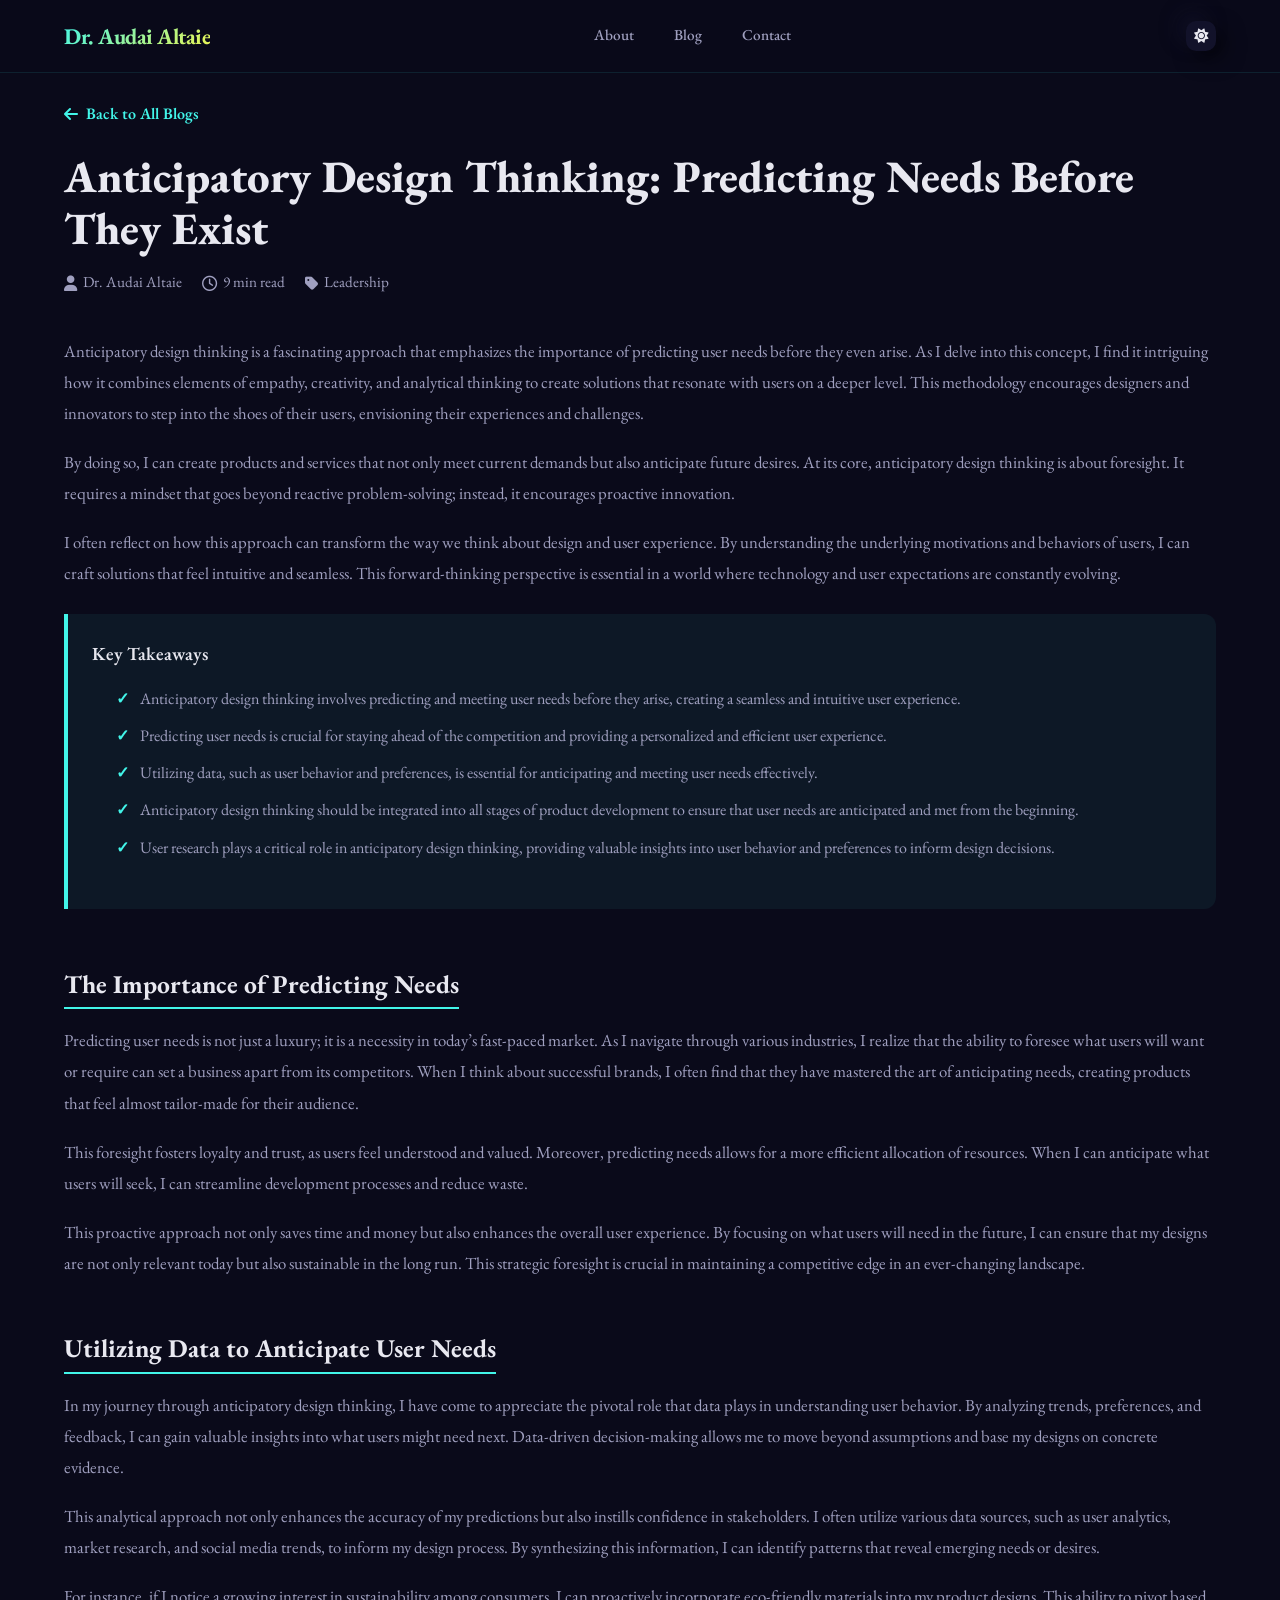
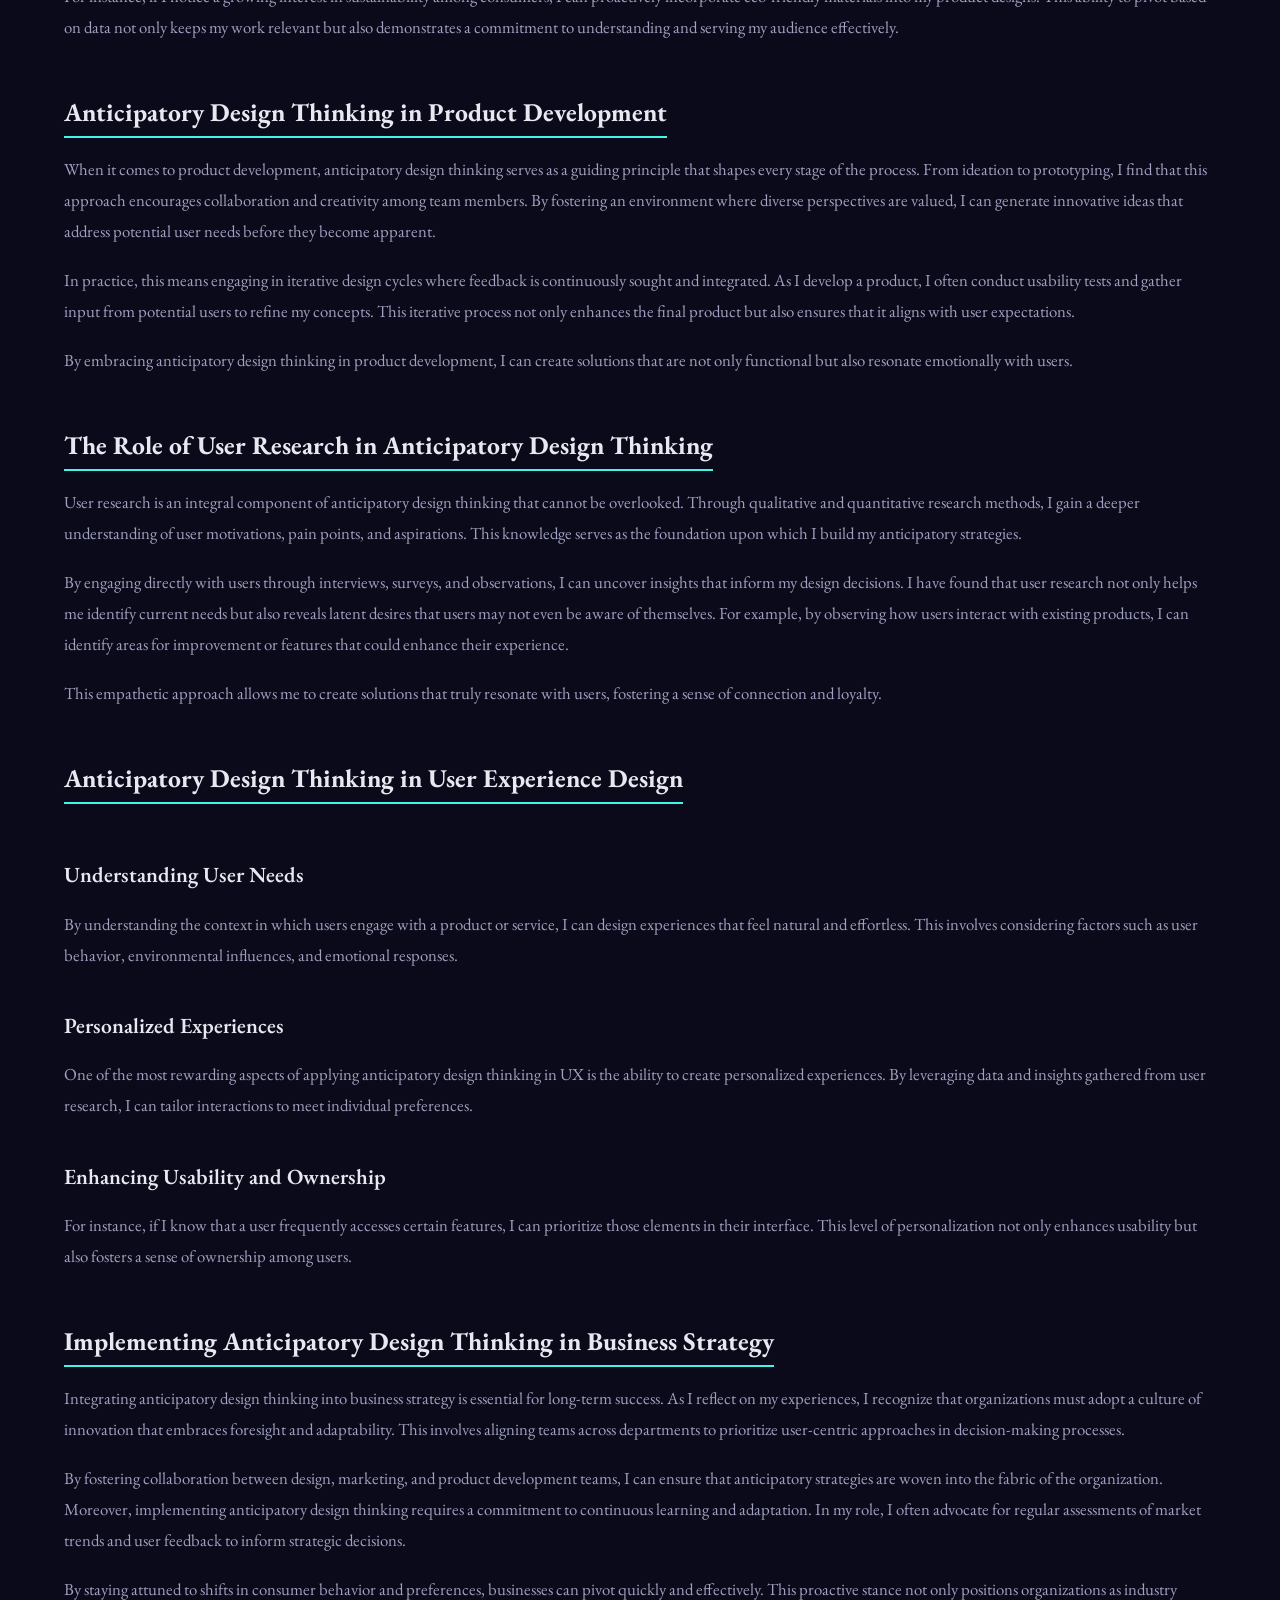
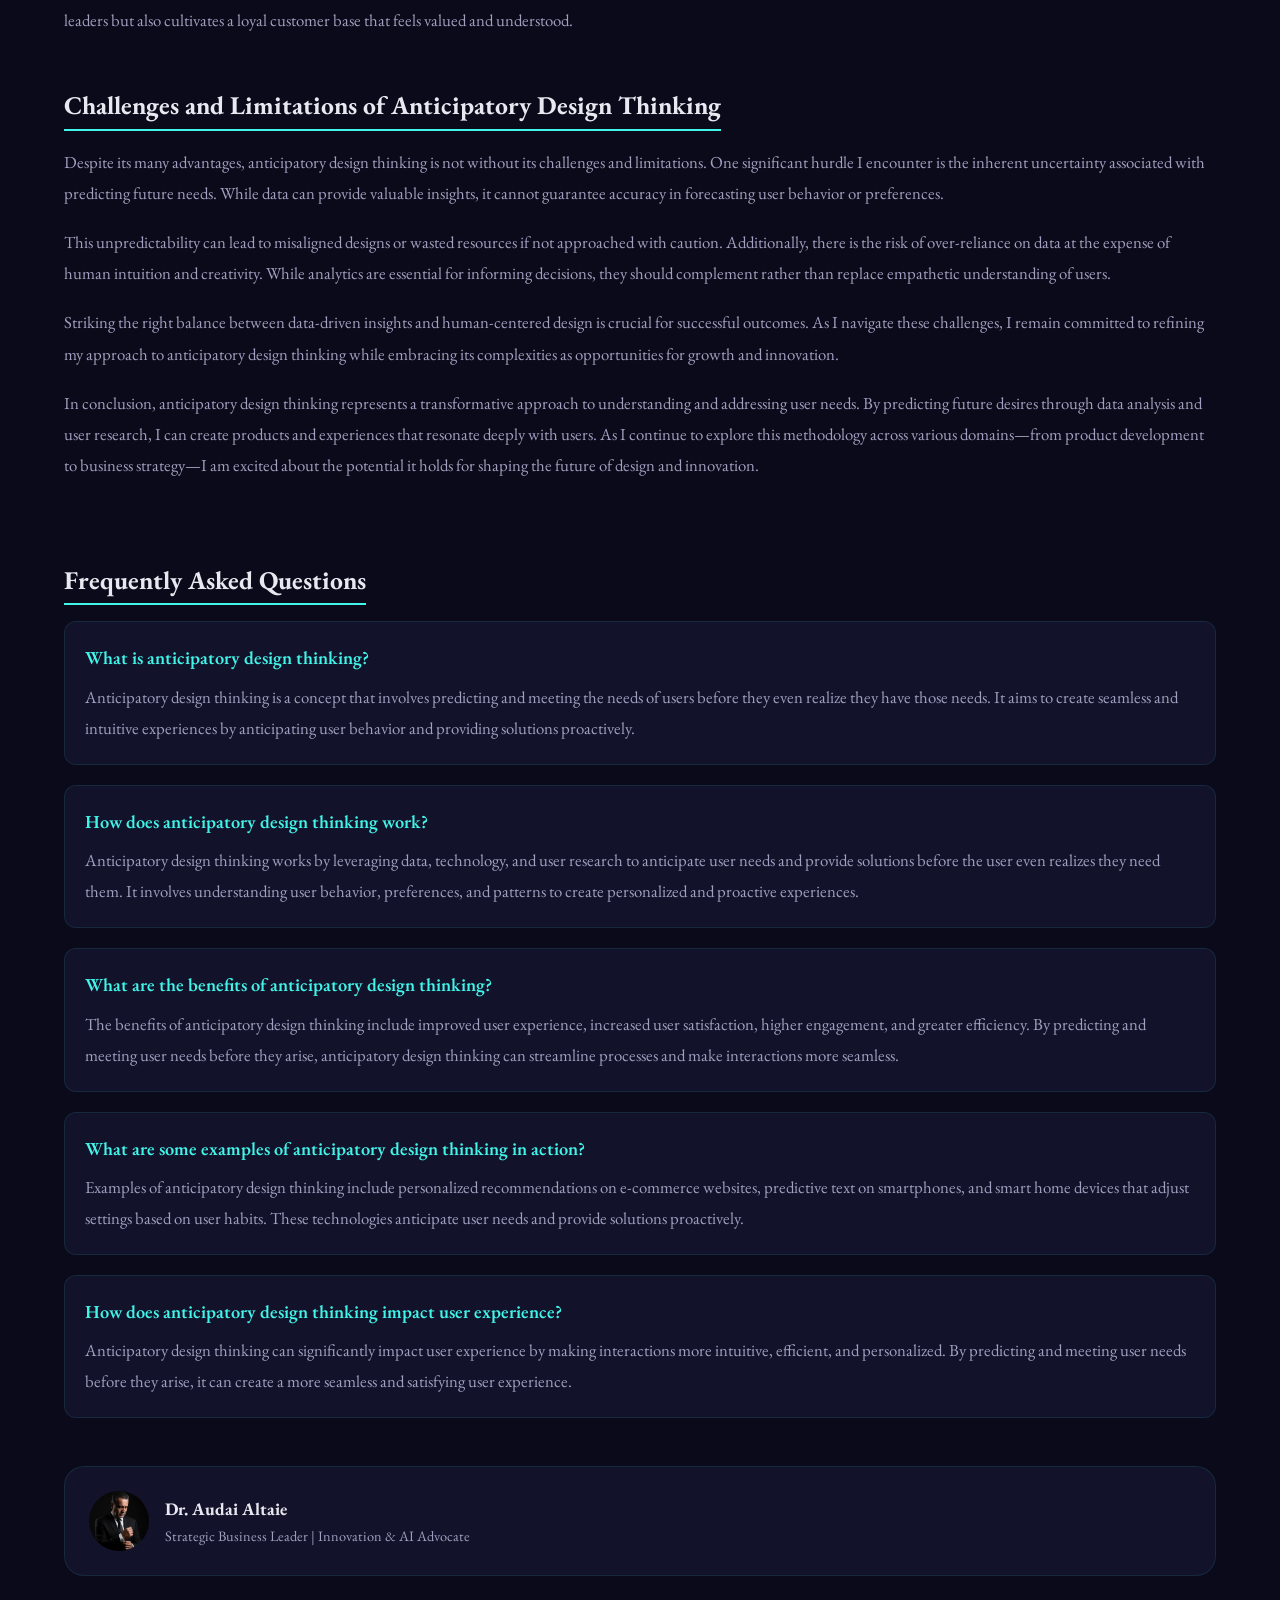
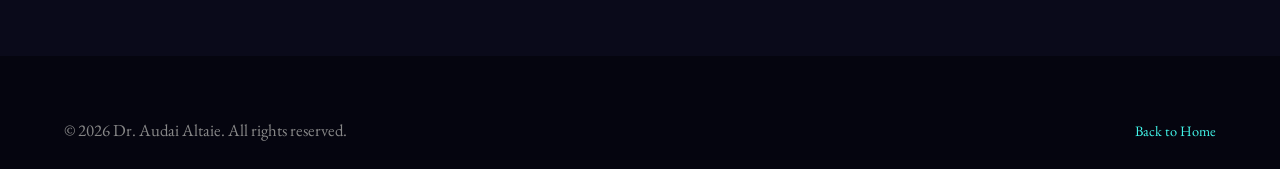
<file: blog-anticipatory-design.html>
<!DOCTYPE html>
<html lang="en" data-theme="dark">
<head>
  <meta charset="UTF-8">
  <meta name="viewport" content="width=device-width, initial-scale=1.0">
  <meta name="description" content="Anticipatory Design Thinking: Predicting Needs Before They Exist - by Dr. Audai Altaie">
  <title>Anticipatory Design Thinking | Dr. Audai Altaie</title>
  <link rel="stylesheet" href="style.css">
  <link rel="stylesheet" href="https://cdnjs.cloudflare.com/ajax/libs/font-awesome/6.4.0/css/all.min.css">
  <style>
    .blog-page{padding-top:100px;padding-bottom:80px}.blog-page-header{margin-bottom:40px}.blog-page-header h1{margin-bottom:16px;font-size:clamp(1.8rem,4vw,2.8rem)}.blog-page-meta{display:flex;gap:20px;flex-wrap:wrap;color:var(--text-secondary);font-size:.95rem;margin-bottom:24px}.blog-page-meta span{display:flex;align-items:center;gap:6px}.blog-page-content h2,.blog-page-content h3,.blog-page-content h4{margin-top:36px;margin-bottom:16px;color:var(--text-primary)}.blog-page-content h2{font-size:1.6rem;border-bottom:2px solid var(--primary);padding-bottom:8px;display:inline-block}.blog-page-content h3{font-size:1.35rem}.blog-page-content p{color:var(--text-secondary);margin-bottom:18px;line-height:1.85;font-size:1.05rem}.blog-page-content ul,.blog-page-content ol{margin:16px 0 24px 24px}.blog-page-content li{color:var(--text-secondary);margin-bottom:10px;line-height:1.7;list-style:disc}.blog-page-content li strong{color:var(--text-primary)}.blog-back{display:inline-flex;align-items:center;gap:8px;color:var(--primary);font-weight:600;margin-bottom:24px;transition:gap .3s}.blog-back:hover{gap:14px}.takeaway-box{background:rgba(var(--primary-rgb),.06);border-left:4px solid var(--primary);padding:24px;border-radius:0 12px 12px 0;margin:24px 0}.takeaway-box li{list-style:none!important;position:relative;padding-left:24px}.takeaway-box li::before{content:'✓';position:absolute;left:0;color:var(--primary);font-weight:700}.faq-section{margin-top:48px}.faq-item{margin-bottom:20px;padding:20px;background:var(--bg-card);border-radius:12px;border:1px solid var(--border-color)}.faq-item h4{color:var(--primary);margin-bottom:8px;margin-top:0}.faq-item p{margin-bottom:0}.blog-page-author{display:flex;align-items:center;gap:16px;padding:24px;background:var(--bg-card);border-radius:var(--card-radius);border:1px solid var(--border-color);margin-top:48px}.blog-page-author img{width:60px;height:60px;border-radius:50%;object-fit:cover}.blog-page-author .author-name{font-weight:700;font-size:1.1rem}.blog-page-author .author-title{color:var(--text-secondary);font-size:.9rem}
  </style>
</head>
<body>
  <nav class="navbar" id="navbar"><div class="nav-inner"><a href="index.html" class="nav-logo">Dr. Audai Altaie</a><div class="nav-links" id="nav-links"><a href="index.html#about">About</a><a href="index.html#blog" class="active">Blog</a><a href="index.html#contact">Contact</a></div><div style="display:flex;align-items:center;"><button class="theme-toggle" id="theme-toggle" aria-label="Toggle Theme"><i class="fas fa-sun"></i></button><button class="menu-toggle" id="menu-toggle" aria-label="Menu"><span></span><span></span><span></span></button></div></div></nav>

  <main class="blog-page container">
    <a href="blogs.html" class="blog-back"><i class="fas fa-arrow-left"></i> Back to All Blogs</a>
    <div class="blog-page-header">
      <h1>Anticipatory Design Thinking: Predicting Needs Before They Exist</h1>
      <div class="blog-page-meta"><span><i class="fas fa-user"></i> Dr. Audai Altaie</span><span><i class="far fa-clock"></i> 9 min read</span><span><i class="fas fa-tag"></i> Leadership</span></div>
    </div>
    <article class="blog-page-content">
      <p>Anticipatory design thinking is a fascinating approach that emphasizes the importance of predicting user needs before they even arise. As I delve into this concept, I find it intriguing how it combines elements of empathy, creativity, and analytical thinking to create solutions that resonate with users on a deeper level. This methodology encourages designers and innovators to step into the shoes of their users, envisioning their experiences and challenges.</p>

      <p>By doing so, I can create products and services that not only meet current demands but also anticipate future desires. At its core, anticipatory design thinking is about foresight. It requires a mindset that goes beyond reactive problem-solving; instead, it encourages proactive innovation.</p>

      <p>I often reflect on how this approach can transform the way we think about design and user experience. By understanding the underlying motivations and behaviors of users, I can craft solutions that feel intuitive and seamless. This forward-thinking perspective is essential in a world where technology and user expectations are constantly evolving.</p>

      <div class="takeaway-box">
        <h4 style="margin-top:0;margin-bottom:12px;">Key Takeaways</h4>
        <ul>
          <li>Anticipatory design thinking involves predicting and meeting user needs before they arise, creating a seamless and intuitive user experience.</li>
          <li>Predicting user needs is crucial for staying ahead of the competition and providing a personalized and efficient user experience.</li>
          <li>Utilizing data, such as user behavior and preferences, is essential for anticipating and meeting user needs effectively.</li>
          <li>Anticipatory design thinking should be integrated into all stages of product development to ensure that user needs are anticipated and met from the beginning.</li>
          <li>User research plays a critical role in anticipatory design thinking, providing valuable insights into user behavior and preferences to inform design decisions.</li>
        </ul>
      </div>

      <h2>The Importance of Predicting Needs</h2>
      <p>Predicting user needs is not just a luxury; it is a necessity in today’s fast-paced market. As I navigate through various industries, I realize that the ability to foresee what users will want or require can set a business apart from its competitors. When I think about successful brands, I often find that they have mastered the art of anticipating needs, creating products that feel almost tailor-made for their audience.</p>

      <p>This foresight fosters loyalty and trust, as users feel understood and valued. Moreover, predicting needs allows for a more efficient allocation of resources. When I can anticipate what users will seek, I can streamline development processes and reduce waste.</p>

      <p>This proactive approach not only saves time and money but also enhances the overall user experience. By focusing on what users will need in the future, I can ensure that my designs are not only relevant today but also sustainable in the long run. This strategic foresight is crucial in maintaining a competitive edge in an ever-changing landscape.</p>

      <h2>Utilizing Data to Anticipate User Needs</h2>
      <p>In my journey through anticipatory design thinking, I have come to appreciate the pivotal role that data plays in understanding user behavior. By analyzing trends, preferences, and feedback, I can gain valuable insights into what users might need next. Data-driven decision-making allows me to move beyond assumptions and base my designs on concrete evidence.</p>

      <p>This analytical approach not only enhances the accuracy of my predictions but also instills confidence in stakeholders. I often utilize various data sources, such as user analytics, market research, and social media trends, to inform my design process. By synthesizing this information, I can identify patterns that reveal emerging needs or desires.</p>

      <p>For instance, if I notice a growing interest in sustainability among consumers, I can proactively incorporate eco-friendly materials into my product designs. This ability to pivot based on data not only keeps my work relevant but also demonstrates a commitment to understanding and serving my audience effectively.</p>

      <h2>Anticipatory Design Thinking in Product Development</h2>
      <p>When it comes to product development, anticipatory design thinking serves as a guiding principle that shapes every stage of the process. From ideation to prototyping, I find that this approach encourages collaboration and creativity among team members. By fostering an environment where diverse perspectives are valued, I can generate innovative ideas that address potential user needs before they become apparent.</p>

      <p>In practice, this means engaging in iterative design cycles where feedback is continuously sought and integrated. As I develop a product, I often conduct usability tests and gather input from potential users to refine my concepts. This iterative process not only enhances the final product but also ensures that it aligns with user expectations.</p>

      <p>By embracing anticipatory design thinking in product development, I can create solutions that are not only functional but also resonate emotionally with users.</p>

      <h2>The Role of User Research in Anticipatory Design Thinking</h2>
      <p>User research is an integral component of anticipatory design thinking that cannot be overlooked. Through qualitative and quantitative research methods, I gain a deeper understanding of user motivations, pain points, and aspirations. This knowledge serves as the foundation upon which I build my anticipatory strategies.</p>

      <p>By engaging directly with users through interviews, surveys, and observations, I can uncover insights that inform my design decisions. I have found that user research not only helps me identify current needs but also reveals latent desires that users may not even be aware of themselves. For example, by observing how users interact with existing products, I can identify areas for improvement or features that could enhance their experience.</p>

      <p>This empathetic approach allows me to create solutions that truly resonate with users, fostering a sense of connection and loyalty.</p>

      <h2>Anticipatory Design Thinking in User Experience Design</h2>
      
      <h3>Understanding User Needs</h3>
      <p>By understanding the context in which users engage with a product or service, I can design experiences that feel natural and effortless. This involves considering factors such as user behavior, environmental influences, and emotional responses.</p>

      <h3>Personalized Experiences</h3>
      <p>One of the most rewarding aspects of applying anticipatory design thinking in UX is the ability to create personalized experiences. By leveraging data and insights gathered from user research, I can tailor interactions to meet individual preferences.</p>

      <h3>Enhancing Usability and Ownership</h3>
      <p>For instance, if I know that a user frequently accesses certain features, I can prioritize those elements in their interface. This level of personalization not only enhances usability but also fosters a sense of ownership among users.</p>

      <h2>Implementing Anticipatory Design Thinking in Business Strategy</h2>
      <p>Integrating anticipatory design thinking into business strategy is essential for long-term success. As I reflect on my experiences, I recognize that organizations must adopt a culture of innovation that embraces foresight and adaptability. This involves aligning teams across departments to prioritize user-centric approaches in decision-making processes.</p>

      <p>By fostering collaboration between design, marketing, and product development teams, I can ensure that anticipatory strategies are woven into the fabric of the organization. Moreover, implementing anticipatory design thinking requires a commitment to continuous learning and adaptation. In my role, I often advocate for regular assessments of market trends and user feedback to inform strategic decisions.</p>

      <p>By staying attuned to shifts in consumer behavior and preferences, businesses can pivot quickly and effectively. This proactive stance not only positions organizations as industry leaders but also cultivates a loyal customer base that feels valued and understood.</p>

      <h2>Challenges and Limitations of Anticipatory Design Thinking</h2>
      <p>Despite its many advantages, anticipatory design thinking is not without its challenges and limitations. One significant hurdle I encounter is the inherent uncertainty associated with predicting future needs. While data can provide valuable insights, it cannot guarantee accuracy in forecasting user behavior or preferences.</p>

      <p>This unpredictability can lead to misaligned designs or wasted resources if not approached with caution. Additionally, there is the risk of over-reliance on data at the expense of human intuition and creativity. While analytics are essential for informing decisions, they should complement rather than replace empathetic understanding of users.</p>

      <p>Striking the right balance between data-driven insights and human-centered design is crucial for successful outcomes. As I navigate these challenges, I remain committed to refining my approach to anticipatory design thinking while embracing its complexities as opportunities for growth and innovation.</p> 
      
      <p>In conclusion, anticipatory design thinking represents a transformative approach to understanding and addressing user needs. By predicting future desires through data analysis and user research, I can create products and experiences that resonate deeply with users. As I continue to explore this methodology across various domains—from product development to business strategy—I am excited about the potential it holds for shaping the future of design and innovation.</p>

      <div class="faq-section">
        <h2>Frequently Asked Questions</h2>
        <div class="faq-item">
          <h4>What is anticipatory design thinking?</h4>
          <p>Anticipatory design thinking is a concept that involves predicting and meeting the needs of users before they even realize they have those needs. It aims to create seamless and intuitive experiences by anticipating user behavior and providing solutions proactively.</p>
        </div>
        <div class="faq-item">
          <h4>How does anticipatory design thinking work?</h4>
          <p>Anticipatory design thinking works by leveraging data, technology, and user research to anticipate user needs and provide solutions before the user even realizes they need them. It involves understanding user behavior, preferences, and patterns to create personalized and proactive experiences.</p>
        </div>
        <div class="faq-item">
          <h4>What are the benefits of anticipatory design thinking?</h4>
          <p>The benefits of anticipatory design thinking include improved user experience, increased user satisfaction, higher engagement, and greater efficiency. By predicting and meeting user needs before they arise, anticipatory design thinking can streamline processes and make interactions more seamless.</p>
        </div>
        <div class="faq-item">
          <h4>What are some examples of anticipatory design thinking in action?</h4>
          <p>Examples of anticipatory design thinking include personalized recommendations on e-commerce websites, predictive text on smartphones, and smart home devices that adjust settings based on user habits. These technologies anticipate user needs and provide solutions proactively.</p>
        </div>
        <div class="faq-item">
          <h4>How does anticipatory design thinking impact user experience?</h4>
          <p>Anticipatory design thinking can significantly impact user experience by making interactions more intuitive, efficient, and personalized. By predicting and meeting user needs before they arise, it can create a more seamless and satisfying user experience.</p>
        </div>
      </div>

      <div class="blog-page-author"><img src="assets/profile.jpeg" alt="Dr. Audai Altaie"><div><div class="author-name">Dr. Audai Altaie</div><div class="author-title">Strategic Business Leader | Innovation & AI Advocate</div></div></div>
    </article>
  </main>
  <footer class="footer"><div class="container"><div class="footer-bottom" style="border-top:none;padding-top:0;"><p>&copy; 2026 Dr. Audai Altaie. All rights reserved.</p><a href="index.html">Back to Home</a></div></div></footer>
  <script src="script.js"></script>
</body>
</html>
</file>
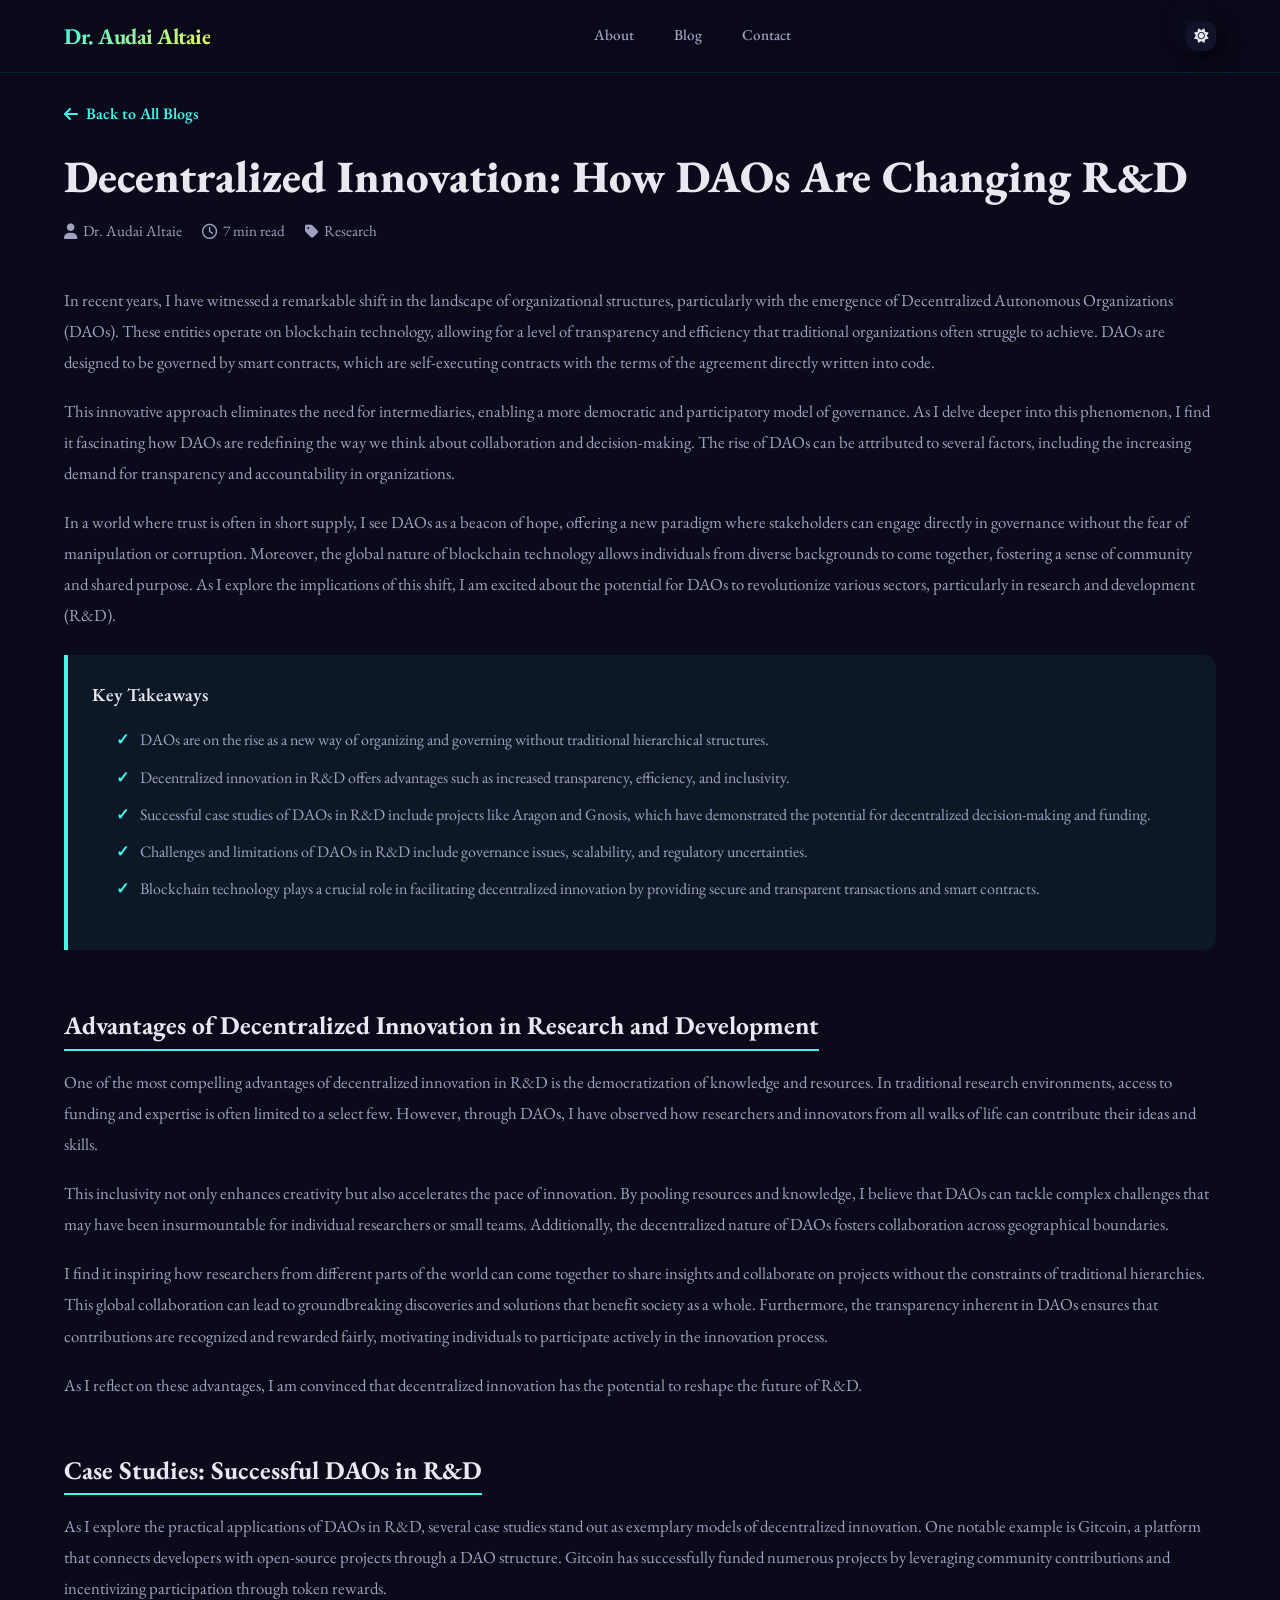
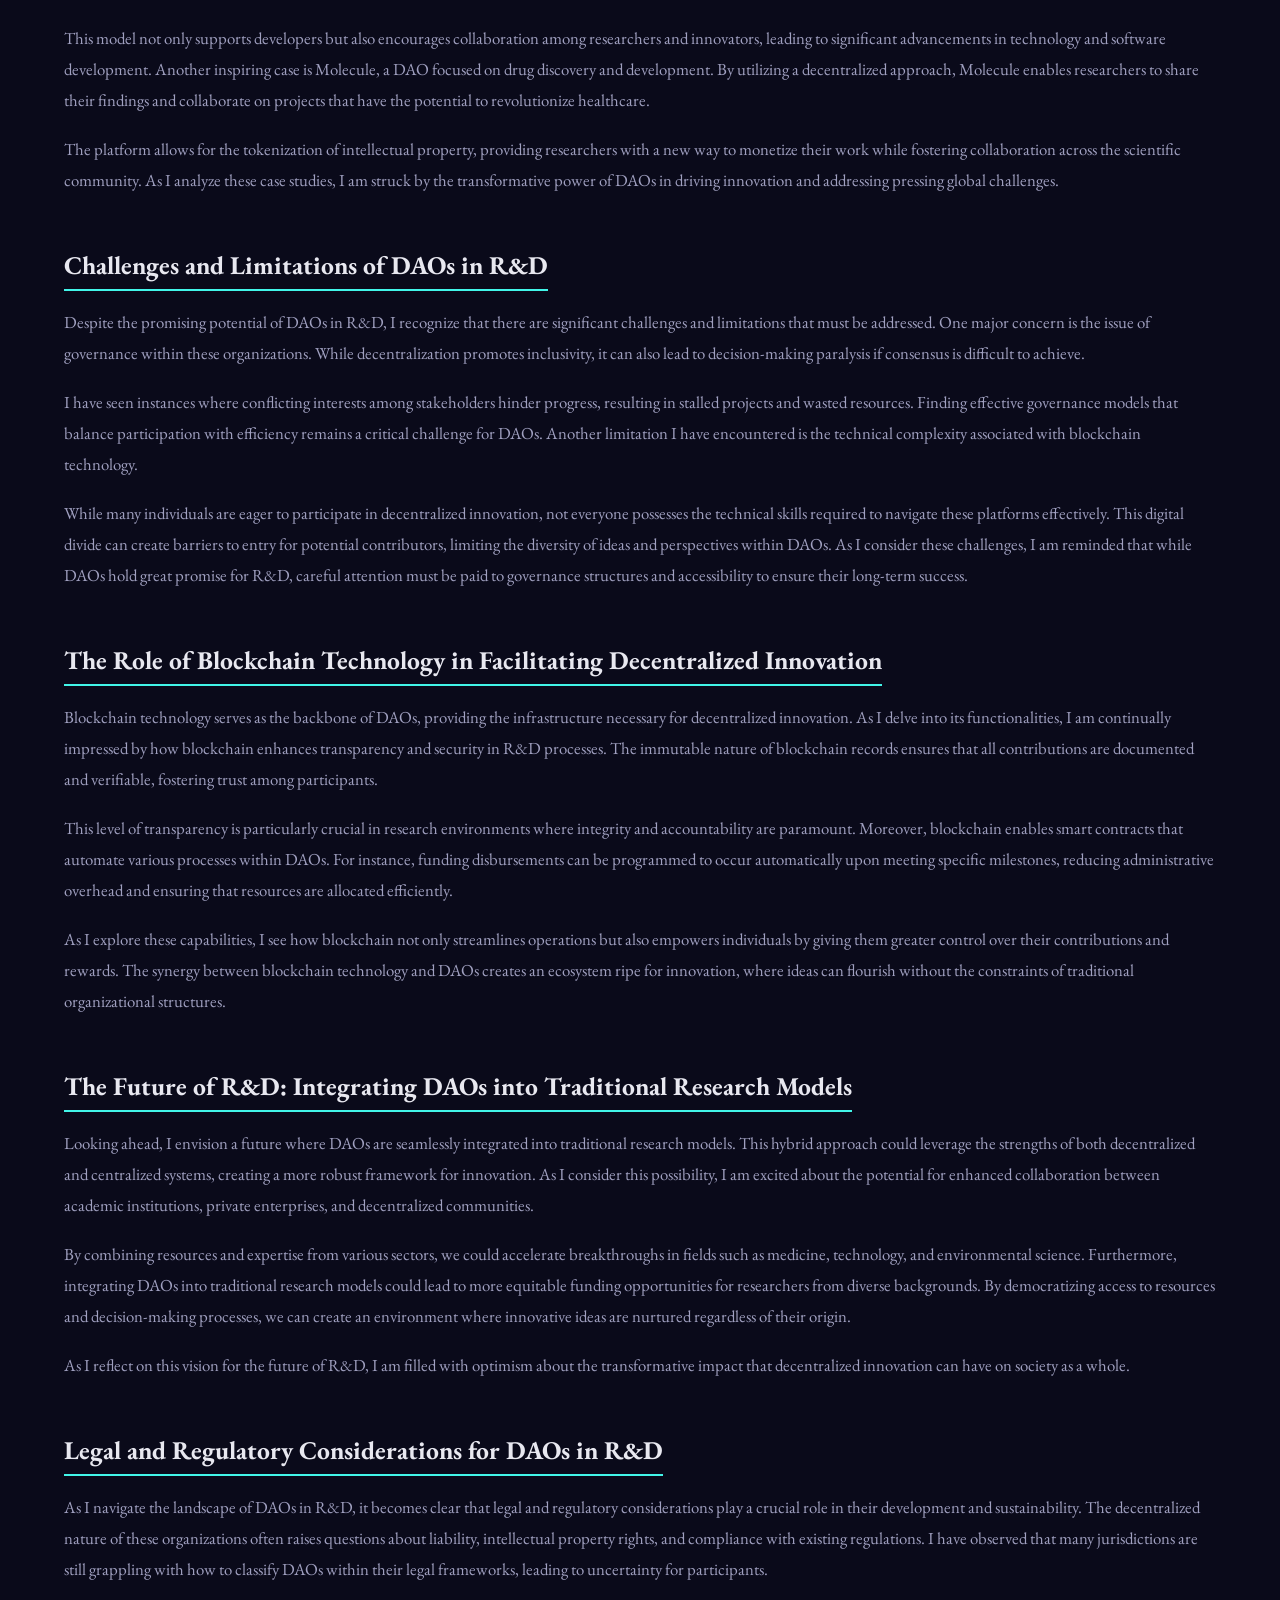
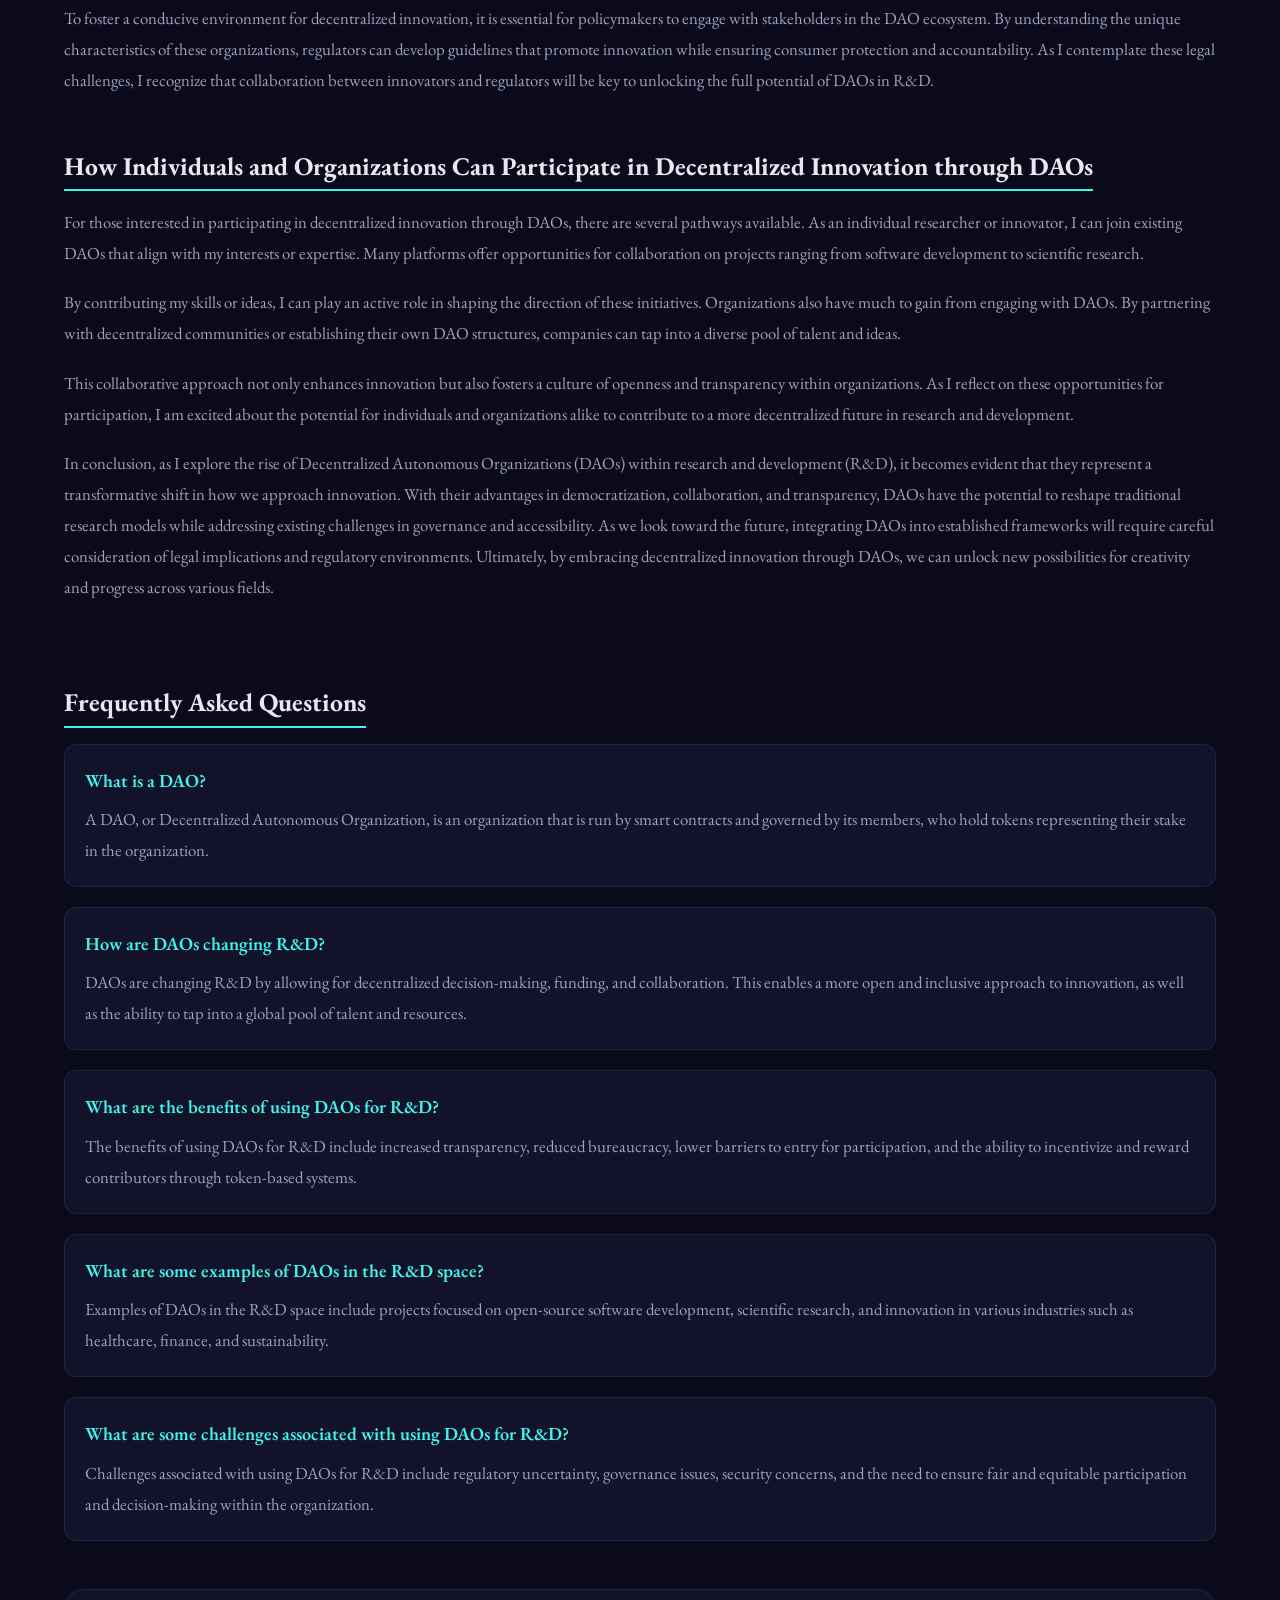
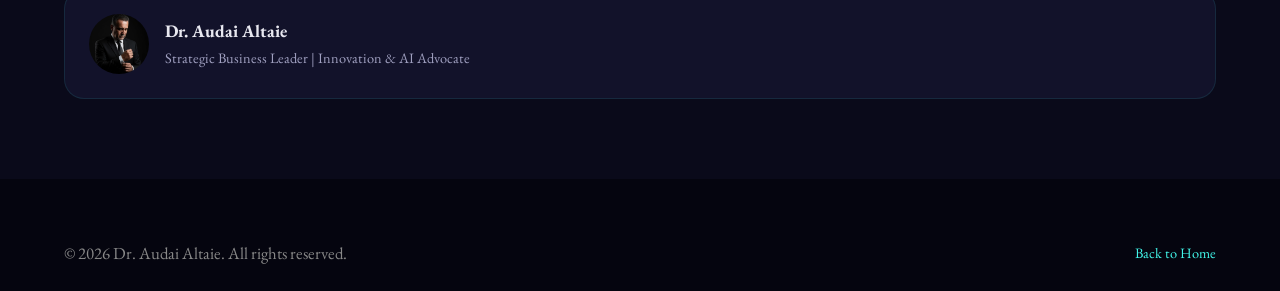
<file: blog-decentralized-daos.html>
<!DOCTYPE html>
<html lang="en" data-theme="dark">
<head>
  <meta charset="UTF-8">
  <meta name="viewport" content="width=device-width, initial-scale=1.0">
  <meta name="description" content="Decentralized Innovation: How DAOs Are Changing R&D - by Dr. Audai Altaie">
  <title>Decentralized Innovation: How DAOs Are Changing R&D | Dr. Audai Altaie</title>
  <link rel="stylesheet" href="style.css">
  <link rel="stylesheet" href="https://cdnjs.cloudflare.com/ajax/libs/font-awesome/6.4.0/css/all.min.css">
  <style>.blog-page{padding-top:100px;padding-bottom:80px}.blog-page-header{margin-bottom:40px}.blog-page-header h1{margin-bottom:16px;font-size:clamp(1.8rem,4vw,2.8rem)}.blog-page-meta{display:flex;gap:20px;flex-wrap:wrap;color:var(--text-secondary);font-size:.95rem;margin-bottom:24px}.blog-page-meta span{display:flex;align-items:center;gap:6px}.blog-page-content h2,.blog-page-content h3{margin-top:36px;margin-bottom:16px;color:var(--text-primary)}.blog-page-content h2{font-size:1.6rem;border-bottom:2px solid var(--primary);padding-bottom:8px;display:inline-block}.blog-page-content h3{font-size:1.35rem}.blog-page-content p{color:var(--text-secondary);margin-bottom:18px;line-height:1.85;font-size:1.05rem}.blog-page-content ul{margin:16px 0 24px 24px}.blog-page-content li{color:var(--text-secondary);margin-bottom:10px;line-height:1.7;list-style:disc}.blog-page-content li strong{color:var(--text-primary)}.blog-back{display:inline-flex;align-items:center;gap:8px;color:var(--primary);font-weight:600;margin-bottom:24px;transition:gap .3s}.blog-back:hover{gap:14px}.takeaway-box{background:rgba(var(--primary-rgb),.06);border-left:4px solid var(--primary);padding:24px;border-radius:0 12px 12px 0;margin:24px 0}.takeaway-box li{list-style:none!important;position:relative;padding-left:24px}.takeaway-box li::before{content:'✓';position:absolute;left:0;color:var(--primary);font-weight:700}.faq-section{margin-top:48px}.faq-item{margin-bottom:20px;padding:20px;background:var(--bg-card);border-radius:12px;border:1px solid var(--border-color)}.faq-item h4{color:var(--primary);margin-bottom:8px;margin-top:0}.faq-item p{margin-bottom:0}.blog-page-author{display:flex;align-items:center;gap:16px;padding:24px;background:var(--bg-card);border-radius:var(--card-radius);border:1px solid var(--border-color);margin-top:48px}.blog-page-author img{width:60px;height:60px;border-radius:50%;object-fit:cover}.blog-page-author .author-name{font-weight:700;font-size:1.1rem}.blog-page-author .author-title{color:var(--text-secondary);font-size:.9rem}</style>
</head>
<body>
  <nav class="navbar" id="navbar"><div class="nav-inner"><a href="index.html" class="nav-logo">Dr. Audai Altaie</a><div class="nav-links" id="nav-links"><a href="index.html#about">About</a><a href="index.html#blog" class="active">Blog</a><a href="index.html#contact">Contact</a></div><div style="display:flex;align-items:center;"><button class="theme-toggle" id="theme-toggle" aria-label="Toggle Theme"><i class="fas fa-sun"></i></button><button class="menu-toggle" id="menu-toggle" aria-label="Menu"><span></span><span></span><span></span></button></div></div></nav>

  <main class="blog-page container">
    <a href="blogs.html" class="blog-back"><i class="fas fa-arrow-left"></i> Back to All Blogs</a>
    <div class="blog-page-header">
      <h1>Decentralized Innovation: How DAOs Are Changing R&D</h1>
      <div class="blog-page-meta"><span><i class="fas fa-user"></i> Dr. Audai Altaie</span><span><i class="far fa-clock"></i> 7 min read</span><span><i class="fas fa-tag"></i> Research</span></div>
    </div>
    <article class="blog-page-content">
      <p>In recent years, I have witnessed a remarkable shift in the landscape of organizational structures, particularly with the emergence of Decentralized Autonomous Organizations (DAOs). These entities operate on blockchain technology, allowing for a level of transparency and efficiency that traditional organizations often struggle to achieve. DAOs are designed to be governed by smart contracts, which are self-executing contracts with the terms of the agreement directly written into code.</p>
      
      <p>This innovative approach eliminates the need for intermediaries, enabling a more democratic and participatory model of governance. As I delve deeper into this phenomenon, I find it fascinating how DAOs are redefining the way we think about collaboration and decision-making. The rise of DAOs can be attributed to several factors, including the increasing demand for transparency and accountability in organizations.</p>
      
      <p>In a world where trust is often in short supply, I see DAOs as a beacon of hope, offering a new paradigm where stakeholders can engage directly in governance without the fear of manipulation or corruption. Moreover, the global nature of blockchain technology allows individuals from diverse backgrounds to come together, fostering a sense of community and shared purpose. As I explore the implications of this shift, I am excited about the potential for DAOs to revolutionize various sectors, particularly in research and development (R&D).</p>

      <div class="takeaway-box">
        <h4 style="margin-top:0;margin-bottom:12px;">Key Takeaways</h4>
        <ul>
          <li>DAOs are on the rise as a new way of organizing and governing without traditional hierarchical structures.</li>
          <li>Decentralized innovation in R&D offers advantages such as increased transparency, efficiency, and inclusivity.</li>
          <li>Successful case studies of DAOs in R&D include projects like Aragon and Gnosis, which have demonstrated the potential for decentralized decision-making and funding.</li>
          <li>Challenges and limitations of DAOs in R&D include governance issues, scalability, and regulatory uncertainties.</li>
          <li>Blockchain technology plays a crucial role in facilitating decentralized innovation by providing secure and transparent transactions and smart contracts.</li>
        </ul>
      </div>

      <h2>Advantages of Decentralized Innovation in Research and Development</h2>
      <p>One of the most compelling advantages of decentralized innovation in R&D is the democratization of knowledge and resources. In traditional research environments, access to funding and expertise is often limited to a select few. However, through DAOs, I have observed how researchers and innovators from all walks of life can contribute their ideas and skills.</p>
      
      <p>This inclusivity not only enhances creativity but also accelerates the pace of innovation. By pooling resources and knowledge, I believe that DAOs can tackle complex challenges that may have been insurmountable for individual researchers or small teams. Additionally, the decentralized nature of DAOs fosters collaboration across geographical boundaries.</p>
      
      <p>I find it inspiring how researchers from different parts of the world can come together to share insights and collaborate on projects without the constraints of traditional hierarchies. This global collaboration can lead to groundbreaking discoveries and solutions that benefit society as a whole. Furthermore, the transparency inherent in DAOs ensures that contributions are recognized and rewarded fairly, motivating individuals to participate actively in the innovation process.</p>
      
      <p>As I reflect on these advantages, I am convinced that decentralized innovation has the potential to reshape the future of R&D.</p>

      <h2>Case Studies: Successful DAOs in R&D</h2>
      <p>As I explore the practical applications of DAOs in R&D, several case studies stand out as exemplary models of decentralized innovation. One notable example is Gitcoin, a platform that connects developers with open-source projects through a DAO structure. Gitcoin has successfully funded numerous projects by leveraging community contributions and incentivizing participation through token rewards.</p>
      
      <p>This model not only supports developers but also encourages collaboration among researchers and innovators, leading to significant advancements in technology and software development. Another inspiring case is Molecule, a DAO focused on drug discovery and development. By utilizing a decentralized approach, Molecule enables researchers to share their findings and collaborate on projects that have the potential to revolutionize healthcare.</p>
      
      <p>The platform allows for the tokenization of intellectual property, providing researchers with a new way to monetize their work while fostering collaboration across the scientific community. As I analyze these case studies, I am struck by the transformative power of DAOs in driving innovation and addressing pressing global challenges.</p>

      <h2>Challenges and Limitations of DAOs in R&D</h2>
      <p>Despite the promising potential of DAOs in R&D, I recognize that there are significant challenges and limitations that must be addressed. One major concern is the issue of governance within these organizations. While decentralization promotes inclusivity, it can also lead to decision-making paralysis if consensus is difficult to achieve.</p>
      
      <p>I have seen instances where conflicting interests among stakeholders hinder progress, resulting in stalled projects and wasted resources. Finding effective governance models that balance participation with efficiency remains a critical challenge for DAOs. Another limitation I have encountered is the technical complexity associated with blockchain technology.</p>
      
      <p>While many individuals are eager to participate in decentralized innovation, not everyone possesses the technical skills required to navigate these platforms effectively. This digital divide can create barriers to entry for potential contributors, limiting the diversity of ideas and perspectives within DAOs. As I consider these challenges, I am reminded that while DAOs hold great promise for R&D, careful attention must be paid to governance structures and accessibility to ensure their long-term success.</p>

      <h2>The Role of Blockchain Technology in Facilitating Decentralized Innovation</h2>
      <p>Blockchain technology serves as the backbone of DAOs, providing the infrastructure necessary for decentralized innovation. As I delve into its functionalities, I am continually impressed by how blockchain enhances transparency and security in R&D processes. The immutable nature of blockchain records ensures that all contributions are documented and verifiable, fostering trust among participants.</p>
      
      <p>This level of transparency is particularly crucial in research environments where integrity and accountability are paramount. Moreover, blockchain enables smart contracts that automate various processes within DAOs. For instance, funding disbursements can be programmed to occur automatically upon meeting specific milestones, reducing administrative overhead and ensuring that resources are allocated efficiently.</p>
      
      <p>As I explore these capabilities, I see how blockchain not only streamlines operations but also empowers individuals by giving them greater control over their contributions and rewards. The synergy between blockchain technology and DAOs creates an ecosystem ripe for innovation, where ideas can flourish without the constraints of traditional organizational structures.</p>

      <h2>The Future of R&D: Integrating DAOs into Traditional Research Models</h2>
      <p>Looking ahead, I envision a future where DAOs are seamlessly integrated into traditional research models. This hybrid approach could leverage the strengths of both decentralized and centralized systems, creating a more robust framework for innovation. As I consider this possibility, I am excited about the potential for enhanced collaboration between academic institutions, private enterprises, and decentralized communities.</p>
      
      <p>By combining resources and expertise from various sectors, we could accelerate breakthroughs in fields such as medicine, technology, and environmental science. Furthermore, integrating DAOs into traditional research models could lead to more equitable funding opportunities for researchers from diverse backgrounds. By democratizing access to resources and decision-making processes, we can create an environment where innovative ideas are nurtured regardless of their origin.</p>
      
      <p>As I reflect on this vision for the future of R&D, I am filled with optimism about the transformative impact that decentralized innovation can have on society as a whole.</p>

      <h2>Legal and Regulatory Considerations for DAOs in R&D</h2>
      <p>As I navigate the landscape of DAOs in R&D, it becomes clear that legal and regulatory considerations play a crucial role in their development and sustainability. The decentralized nature of these organizations often raises questions about liability, intellectual property rights, and compliance with existing regulations. I have observed that many jurisdictions are still grappling with how to classify DAOs within their legal frameworks, leading to uncertainty for participants.</p>
      
      <p>To foster a conducive environment for decentralized innovation, it is essential for policymakers to engage with stakeholders in the DAO ecosystem. By understanding the unique characteristics of these organizations, regulators can develop guidelines that promote innovation while ensuring consumer protection and accountability. As I contemplate these legal challenges, I recognize that collaboration between innovators and regulators will be key to unlocking the full potential of DAOs in R&D.</p>

      <h2>How Individuals and Organizations Can Participate in Decentralized Innovation through DAOs</h2>
      <p>For those interested in participating in decentralized innovation through DAOs, there are several pathways available. As an individual researcher or innovator, I can join existing DAOs that align with my interests or expertise. Many platforms offer opportunities for collaboration on projects ranging from software development to scientific research.</p>
      
      <p>By contributing my skills or ideas, I can play an active role in shaping the direction of these initiatives. Organizations also have much to gain from engaging with DAOs. By partnering with decentralized communities or establishing their own DAO structures, companies can tap into a diverse pool of talent and ideas.</p>
      
      <p>This collaborative approach not only enhances innovation but also fosters a culture of openness and transparency within organizations. As I reflect on these opportunities for participation, I am excited about the potential for individuals and organizations alike to contribute to a more decentralized future in research and development. </p>
      
      <p>In conclusion, as I explore the rise of Decentralized Autonomous Organizations (DAOs) within research and development (R&D), it becomes evident that they represent a transformative shift in how we approach innovation. With their advantages in democratization, collaboration, and transparency, DAOs have the potential to reshape traditional research models while addressing existing challenges in governance and accessibility. As we look toward the future, integrating DAOs into established frameworks will require careful consideration of legal implications and regulatory environments. Ultimately, by embracing decentralized innovation through DAOs, we can unlock new possibilities for creativity and progress across various fields.</p>

      <div class="faq-section">
        <h2>Frequently Asked Questions</h2>
        <div class="faq-item">
          <h4>What is a DAO?</h4>
          <p>A DAO, or Decentralized Autonomous Organization, is an organization that is run by smart contracts and governed by its members, who hold tokens representing their stake in the organization.</p>
        </div>
        <div class="faq-item">
          <h4>How are DAOs changing R&D?</h4>
          <p>DAOs are changing R&D by allowing for decentralized decision-making, funding, and collaboration. This enables a more open and inclusive approach to innovation, as well as the ability to tap into a global pool of talent and resources.</p>
        </div>
        <div class="faq-item">
          <h4>What are the benefits of using DAOs for R&D?</h4>
          <p>The benefits of using DAOs for R&D include increased transparency, reduced bureaucracy, lower barriers to entry for participation, and the ability to incentivize and reward contributors through token-based systems.</p>
        </div>
        <div class="faq-item">
          <h4>What are some examples of DAOs in the R&D space?</h4>
          <p>Examples of DAOs in the R&D space include projects focused on open-source software development, scientific research, and innovation in various industries such as healthcare, finance, and sustainability.</p>
        </div>
        <div class="faq-item">
          <h4>What are some challenges associated with using DAOs for R&D?</h4>
          <p>Challenges associated with using DAOs for R&D include regulatory uncertainty, governance issues, security concerns, and the need to ensure fair and equitable participation and decision-making within the organization.</p>
        </div>
      </div>

      <div class="blog-page-author"><img src="assets/profile.jpeg" alt="Dr. Audai Altaie"><div><div class="author-name">Dr. Audai Altaie</div><div class="author-title">Strategic Business Leader | Innovation & AI Advocate</div></div></div>
    </article>
  </main>
  <footer class="footer"><div class="container"><div class="footer-bottom" style="border-top:none;padding-top:0;"><p>&copy; 2026 Dr. Audai Altaie. All rights reserved.</p><a href="index.html">Back to Home</a></div></div></footer>
  <script src="script.js"></script>
</body>
</html>
</file>
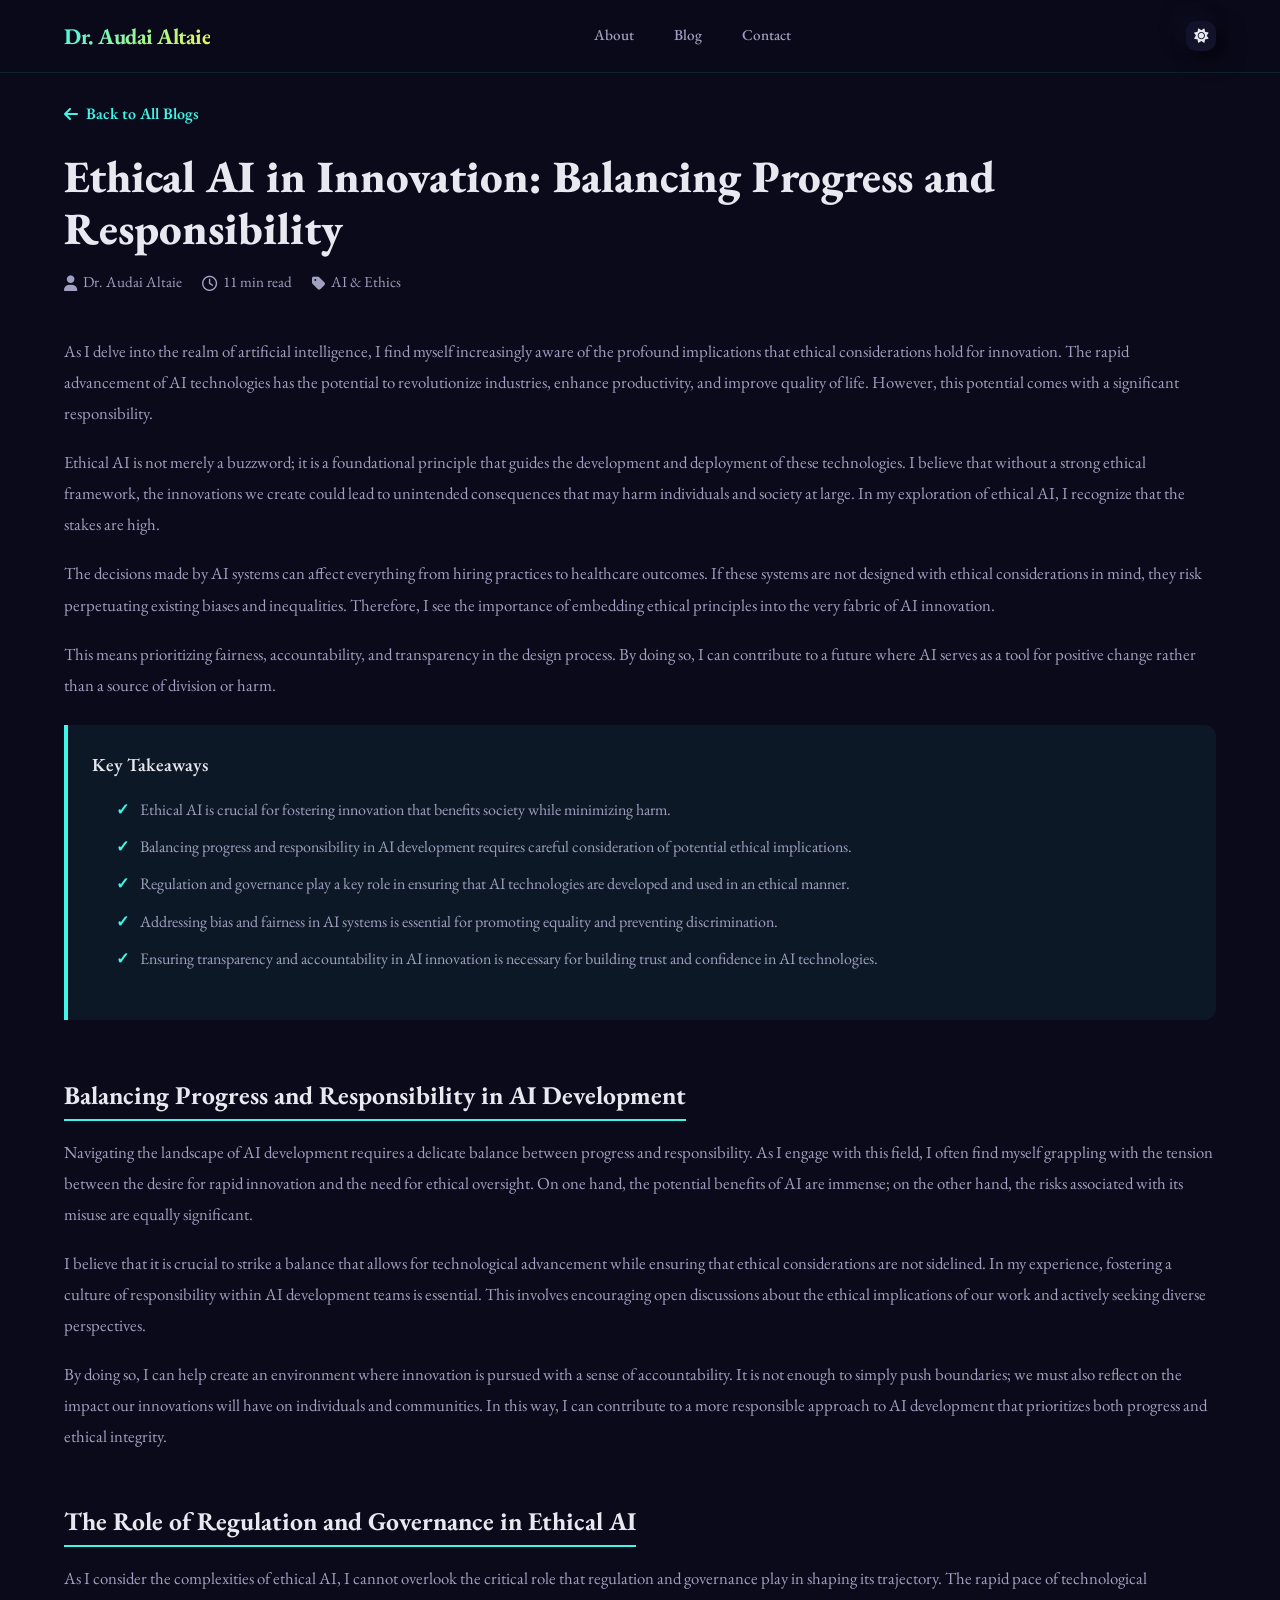
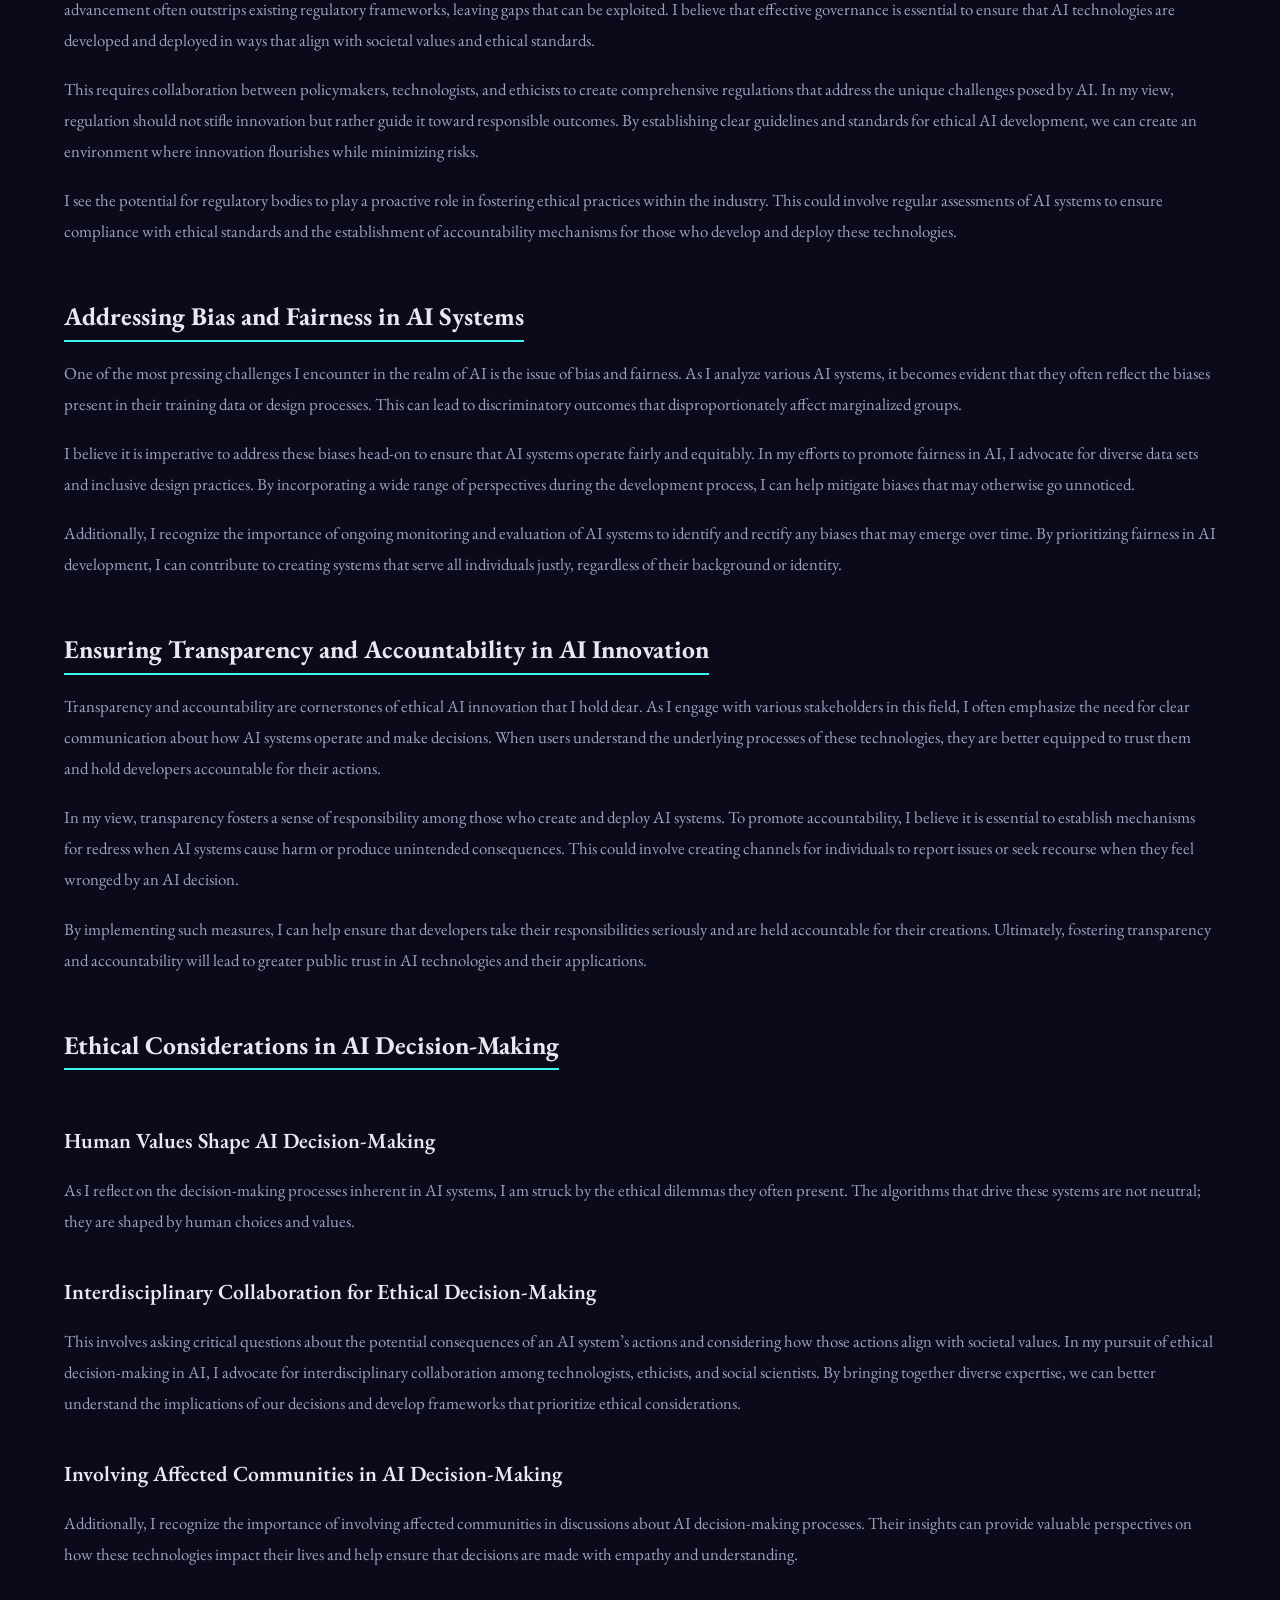
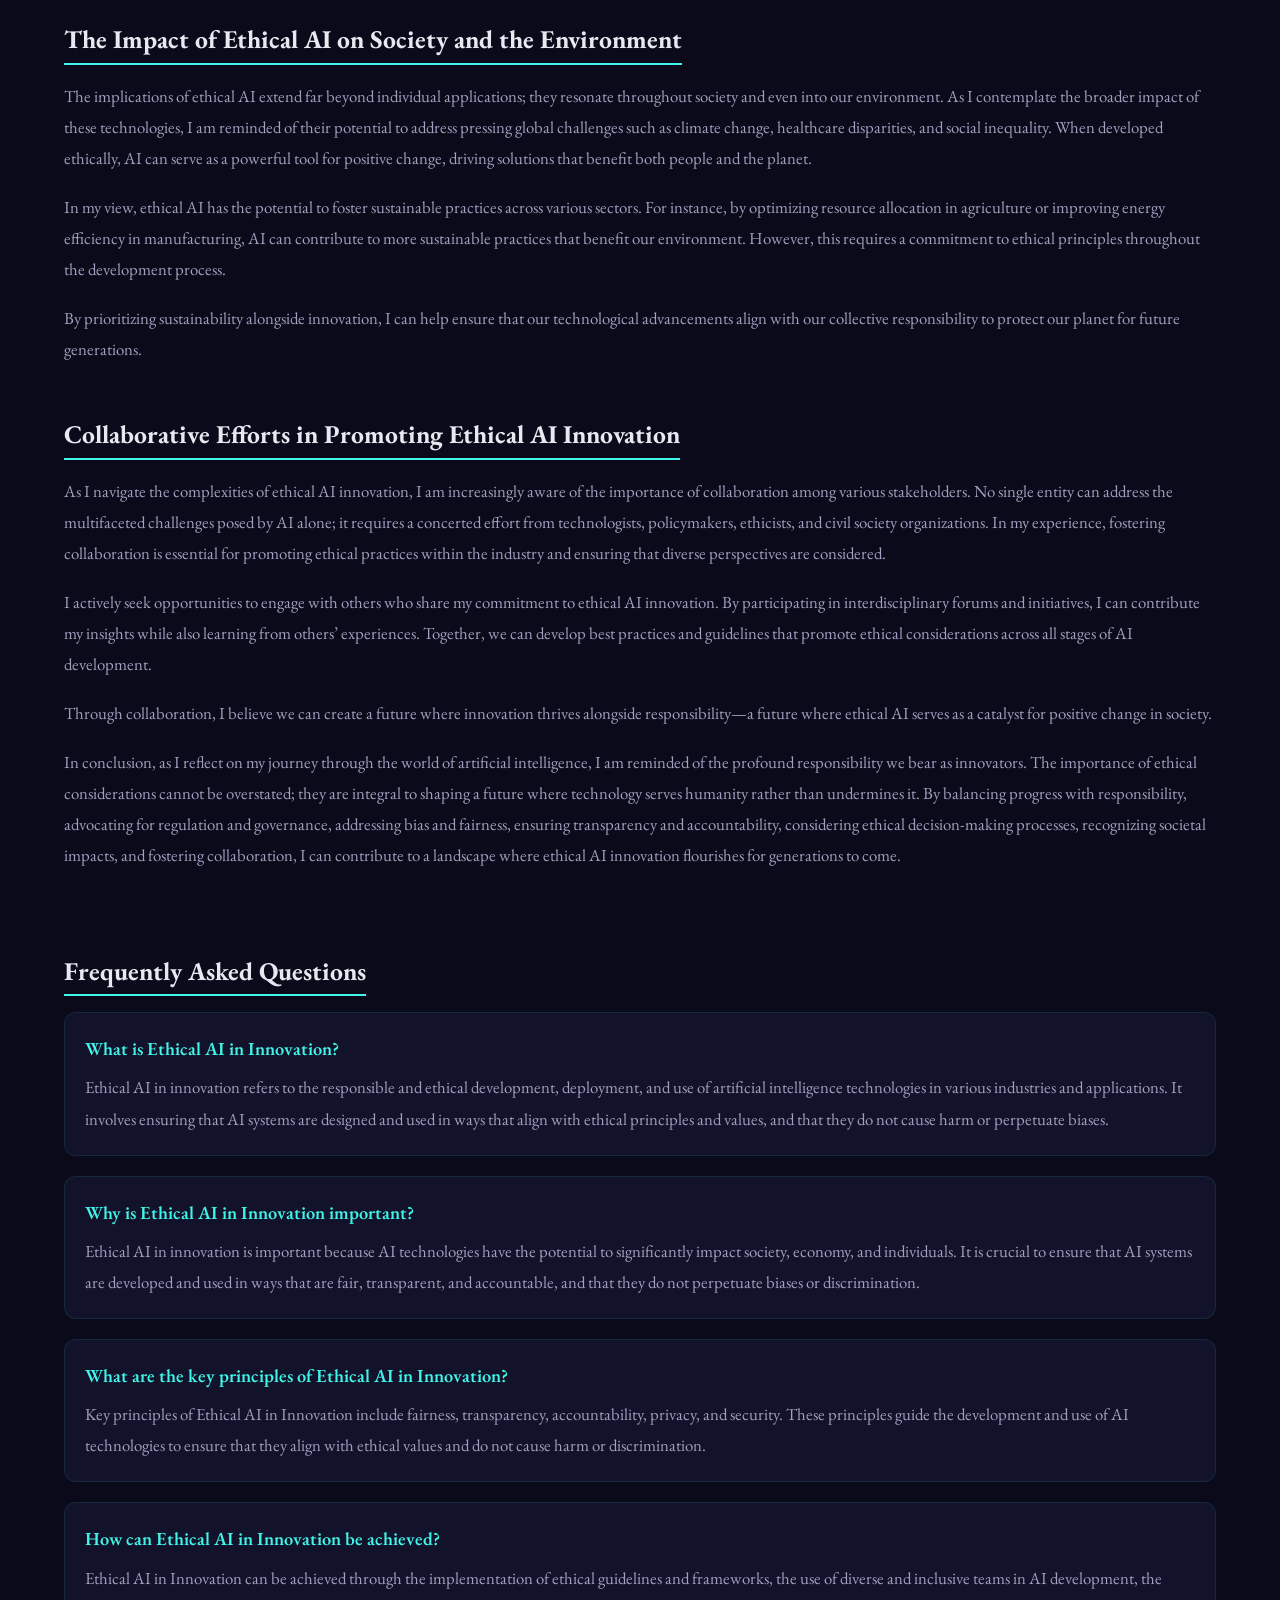
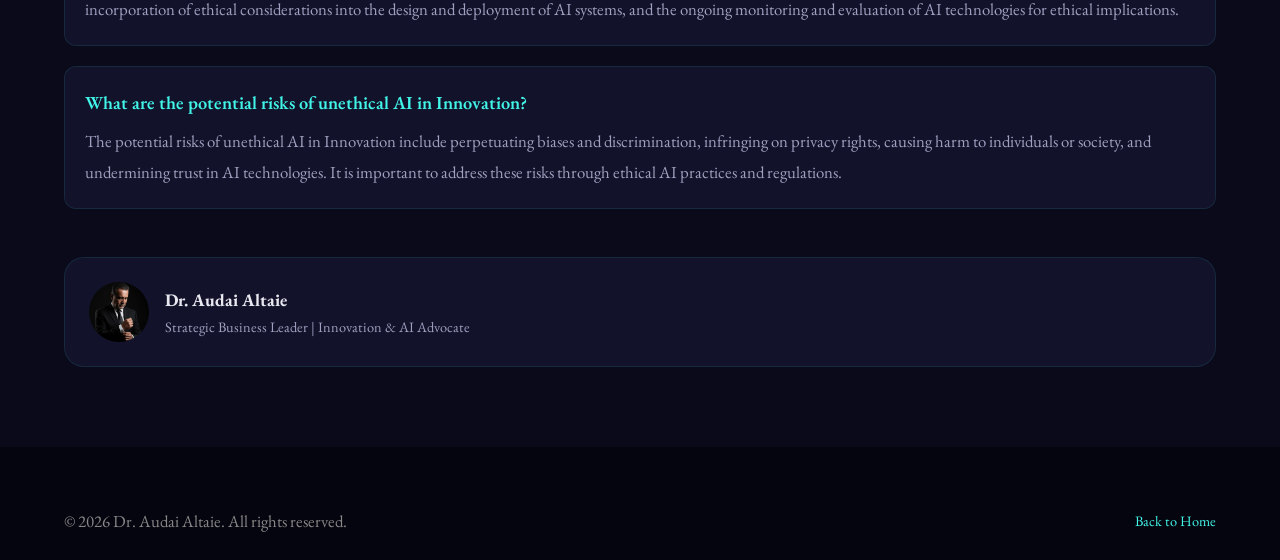
<file: blog-ethical-ai.html>
<!DOCTYPE html>
<html lang="en" data-theme="dark">
<head>
  <meta charset="UTF-8">
  <meta name="viewport" content="width=device-width, initial-scale=1.0">
  <meta name="description" content="Ethical AI in Innovation: Balancing Progress and Responsibility - by Dr. Audai Altaie">
  <title>Ethical AI in Innovation | Dr. Audai Altaie</title>
  <link rel="stylesheet" href="style.css">
  <link rel="stylesheet" href="https://cdnjs.cloudflare.com/ajax/libs/font-awesome/6.4.0/css/all.min.css">
  <style>
    .blog-page{padding-top:100px;padding-bottom:80px}.blog-page-header{margin-bottom:40px}.blog-page-header h1{margin-bottom:16px;font-size:clamp(1.8rem,4vw,2.8rem)}.blog-page-meta{display:flex;gap:20px;flex-wrap:wrap;color:var(--text-secondary);font-size:.95rem;margin-bottom:24px}.blog-page-meta span{display:flex;align-items:center;gap:6px}.blog-page-content h2,.blog-page-content h3,.blog-page-content h4{margin-top:36px;margin-bottom:16px;color:var(--text-primary)}.blog-page-content h2{font-size:1.6rem;border-bottom:2px solid var(--primary);padding-bottom:8px;display:inline-block}.blog-page-content h3{font-size:1.35rem}.blog-page-content p{color:var(--text-secondary);margin-bottom:18px;line-height:1.85;font-size:1.05rem}.blog-page-content ul,.blog-page-content ol{margin:16px 0 24px 24px}.blog-page-content li{color:var(--text-secondary);margin-bottom:10px;line-height:1.7;list-style:disc}.blog-page-content li strong{color:var(--text-primary)}.blog-back{display:inline-flex;align-items:center;gap:8px;color:var(--primary);font-weight:600;margin-bottom:24px;transition:gap .3s}.blog-back:hover{gap:14px}.takeaway-box{background:rgba(var(--primary-rgb),.06);border-left:4px solid var(--primary);padding:24px;border-radius:0 12px 12px 0;margin:24px 0}.takeaway-box li{list-style:none!important;position:relative;padding-left:24px}.takeaway-box li::before{content:'✓';position:absolute;left:0;color:var(--primary);font-weight:700}.faq-section{margin-top:48px}.faq-item{margin-bottom:20px;padding:20px;background:var(--bg-card);border-radius:12px;border:1px solid var(--border-color)}.faq-item h4{color:var(--primary);margin-bottom:8px;margin-top:0}.faq-item p{margin-bottom:0}.blog-page-author{display:flex;align-items:center;gap:16px;padding:24px;background:var(--bg-card);border-radius:var(--card-radius);border:1px solid var(--border-color);margin-top:48px}.blog-page-author img{width:60px;height:60px;border-radius:50%;object-fit:cover}.blog-page-author .author-name{font-weight:700;font-size:1.1rem}.blog-page-author .author-title{color:var(--text-secondary);font-size:.9rem}
  </style>
</head>
<body>
  <nav class="navbar" id="navbar"><div class="nav-inner"><a href="index.html" class="nav-logo">Dr. Audai Altaie</a><div class="nav-links" id="nav-links"><a href="index.html#about">About</a><a href="index.html#blog" class="active">Blog</a><a href="index.html#contact">Contact</a></div><div style="display:flex;align-items:center;"><button class="theme-toggle" id="theme-toggle" aria-label="Toggle Theme"><i class="fas fa-sun"></i></button><button class="menu-toggle" id="menu-toggle" aria-label="Menu"><span></span><span></span><span></span></button></div></div></nav>

  <main class="blog-page container">
    <a href="blogs.html" class="blog-back"><i class="fas fa-arrow-left"></i> Back to All Blogs</a>
    <div class="blog-page-header">
      <h1>Ethical AI in Innovation: Balancing Progress and Responsibility</h1>
      <div class="blog-page-meta"><span><i class="fas fa-user"></i> Dr. Audai Altaie</span><span><i class="far fa-clock"></i> 11 min read</span><span><i class="fas fa-tag"></i> AI & Ethics</span></div>
    </div>
    <article class="blog-page-content">
      <p>As I delve into the realm of artificial intelligence, I find myself increasingly aware of the profound implications that ethical considerations hold for innovation. The rapid advancement of AI technologies has the potential to revolutionize industries, enhance productivity, and improve quality of life. However, this potential comes with a significant responsibility.</p>

      <p>Ethical AI is not merely a buzzword; it is a foundational principle that guides the development and deployment of these technologies. I believe that without a strong ethical framework, the innovations we create could lead to unintended consequences that may harm individuals and society at large. In my exploration of ethical AI, I recognize that the stakes are high.</p>

      <p>The decisions made by AI systems can affect everything from hiring practices to healthcare outcomes. If these systems are not designed with ethical considerations in mind, they risk perpetuating existing biases and inequalities. Therefore, I see the importance of embedding ethical principles into the very fabric of AI innovation.</p>

      <p>This means prioritizing fairness, accountability, and transparency in the design process. By doing so, I can contribute to a future where AI serves as a tool for positive change rather than a source of division or harm.</p>

      <div class="takeaway-box">
        <h4 style="margin-top:0;margin-bottom:12px;">Key Takeaways</h4>
        <ul>
          <li>Ethical AI is crucial for fostering innovation that benefits society while minimizing harm.</li>
          <li>Balancing progress and responsibility in AI development requires careful consideration of potential ethical implications.</li>
          <li>Regulation and governance play a key role in ensuring that AI technologies are developed and used in an ethical manner.</li>
          <li>Addressing bias and fairness in AI systems is essential for promoting equality and preventing discrimination.</li>
          <li>Ensuring transparency and accountability in AI innovation is necessary for building trust and confidence in AI technologies.</li>
        </ul>
      </div>

      <h2>Balancing Progress and Responsibility in AI Development</h2>
      <p>Navigating the landscape of AI development requires a delicate balance between progress and responsibility. As I engage with this field, I often find myself grappling with the tension between the desire for rapid innovation and the need for ethical oversight. On one hand, the potential benefits of AI are immense; on the other hand, the risks associated with its misuse are equally significant.</p>
      
      <p>I believe that it is crucial to strike a balance that allows for technological advancement while ensuring that ethical considerations are not sidelined. In my experience, fostering a culture of responsibility within AI development teams is essential. This involves encouraging open discussions about the ethical implications of our work and actively seeking diverse perspectives.</p>
      
      <p>By doing so, I can help create an environment where innovation is pursued with a sense of accountability. It is not enough to simply push boundaries; we must also reflect on the impact our innovations will have on individuals and communities. In this way, I can contribute to a more responsible approach to AI development that prioritizes both progress and ethical integrity.</p>

      <h2>The Role of Regulation and Governance in Ethical AI</h2>
      <p>As I consider the complexities of ethical AI, I cannot overlook the critical role that regulation and governance play in shaping its trajectory. The rapid pace of technological advancement often outstrips existing regulatory frameworks, leaving gaps that can be exploited. I believe that effective governance is essential to ensure that AI technologies are developed and deployed in ways that align with societal values and ethical standards.</p>
      
      <p>This requires collaboration between policymakers, technologists, and ethicists to create comprehensive regulations that address the unique challenges posed by AI. In my view, regulation should not stifle innovation but rather guide it toward responsible outcomes. By establishing clear guidelines and standards for ethical AI development, we can create an environment where innovation flourishes while minimizing risks.</p>
      
      <p>I see the potential for regulatory bodies to play a proactive role in fostering ethical practices within the industry. This could involve regular assessments of AI systems to ensure compliance with ethical standards and the establishment of accountability mechanisms for those who develop and deploy these technologies.</p>

      <h2>Addressing Bias and Fairness in AI Systems</h2>
      <p>One of the most pressing challenges I encounter in the realm of AI is the issue of bias and fairness. As I analyze various AI systems, it becomes evident that they often reflect the biases present in their training data or design processes. This can lead to discriminatory outcomes that disproportionately affect marginalized groups.</p>
      
      <p>I believe it is imperative to address these biases head-on to ensure that AI systems operate fairly and equitably. In my efforts to promote fairness in AI, I advocate for diverse data sets and inclusive design practices. By incorporating a wide range of perspectives during the development process, I can help mitigate biases that may otherwise go unnoticed.</p>
      
      <p>Additionally, I recognize the importance of ongoing monitoring and evaluation of AI systems to identify and rectify any biases that may emerge over time. By prioritizing fairness in AI development, I can contribute to creating systems that serve all individuals justly, regardless of their background or identity.</p>

      <h2>Ensuring Transparency and Accountability in AI Innovation</h2>
      <p>Transparency and accountability are cornerstones of ethical AI innovation that I hold dear. As I engage with various stakeholders in this field, I often emphasize the need for clear communication about how AI systems operate and make decisions. When users understand the underlying processes of these technologies, they are better equipped to trust them and hold developers accountable for their actions.</p>
      
      <p>In my view, transparency fosters a sense of responsibility among those who create and deploy AI systems. To promote accountability, I believe it is essential to establish mechanisms for redress when AI systems cause harm or produce unintended consequences. This could involve creating channels for individuals to report issues or seek recourse when they feel wronged by an AI decision.</p>
      
      <p>By implementing such measures, I can help ensure that developers take their responsibilities seriously and are held accountable for their creations. Ultimately, fostering transparency and accountability will lead to greater public trust in AI technologies and their applications.</p>

      <h2>Ethical Considerations in AI Decision-Making</h2>
      
      <h3>Human Values Shape AI Decision-Making</h3>
      <p>As I reflect on the decision-making processes inherent in AI systems, I am struck by the ethical dilemmas they often present. The algorithms that drive these systems are not neutral; they are shaped by human choices and values.</p>
      
      <h3>Interdisciplinary Collaboration for Ethical Decision-Making</h3>
      <p>This involves asking critical questions about the potential consequences of an AI system’s actions and considering how those actions align with societal values. In my pursuit of ethical decision-making in AI, I advocate for interdisciplinary collaboration among technologists, ethicists, and social scientists. By bringing together diverse expertise, we can better understand the implications of our decisions and develop frameworks that prioritize ethical considerations.</p>
      
      <h3>Involving Affected Communities in AI Decision-Making</h3>
      <p>Additionally, I recognize the importance of involving affected communities in discussions about AI decision-making processes. Their insights can provide valuable perspectives on how these technologies impact their lives and help ensure that decisions are made with empathy and understanding.</p>

      <h2>The Impact of Ethical AI on Society and the Environment</h2>
      <p>The implications of ethical AI extend far beyond individual applications; they resonate throughout society and even into our environment. As I contemplate the broader impact of these technologies, I am reminded of their potential to address pressing global challenges such as climate change, healthcare disparities, and social inequality. When developed ethically, AI can serve as a powerful tool for positive change, driving solutions that benefit both people and the planet.</p>
      
      <p>In my view, ethical AI has the potential to foster sustainable practices across various sectors. For instance, by optimizing resource allocation in agriculture or improving energy efficiency in manufacturing, AI can contribute to more sustainable practices that benefit our environment. However, this requires a commitment to ethical principles throughout the development process.</p>
      
      <p>By prioritizing sustainability alongside innovation, I can help ensure that our technological advancements align with our collective responsibility to protect our planet for future generations.</p>

      <h2>Collaborative Efforts in Promoting Ethical AI Innovation</h2>
      <p>As I navigate the complexities of ethical AI innovation, I am increasingly aware of the importance of collaboration among various stakeholders. No single entity can address the multifaceted challenges posed by AI alone; it requires a concerted effort from technologists, policymakers, ethicists, and civil society organizations. In my experience, fostering collaboration is essential for promoting ethical practices within the industry and ensuring that diverse perspectives are considered.</p>
      
      <p>I actively seek opportunities to engage with others who share my commitment to ethical AI innovation. By participating in interdisciplinary forums and initiatives, I can contribute my insights while also learning from others’ experiences. Together, we can develop best practices and guidelines that promote ethical considerations across all stages of AI development.</p>
      
      <p>Through collaboration, I believe we can create a future where innovation thrives alongside responsibility—a future where ethical AI serves as a catalyst for positive change in society. </p>
      
      <p>In conclusion, as I reflect on my journey through the world of artificial intelligence, I am reminded of the profound responsibility we bear as innovators. The importance of ethical considerations cannot be overstated; they are integral to shaping a future where technology serves humanity rather than undermines it. By balancing progress with responsibility, advocating for regulation and governance, addressing bias and fairness, ensuring transparency and accountability, considering ethical decision-making processes, recognizing societal impacts, and fostering collaboration, I can contribute to a landscape where ethical AI innovation flourishes for generations to come.</p>

      <div class="faq-section">
        <h2>Frequently Asked Questions</h2>
        <div class="faq-item">
          <h4>What is Ethical AI in Innovation?</h4>
          <p>Ethical AI in innovation refers to the responsible and ethical development, deployment, and use of artificial intelligence technologies in various industries and applications. It involves ensuring that AI systems are designed and used in ways that align with ethical principles and values, and that they do not cause harm or perpetuate biases.</p>
        </div>
        <div class="faq-item">
          <h4>Why is Ethical AI in Innovation important?</h4>
          <p>Ethical AI in innovation is important because AI technologies have the potential to significantly impact society, economy, and individuals. It is crucial to ensure that AI systems are developed and used in ways that are fair, transparent, and accountable, and that they do not perpetuate biases or discrimination.</p>
        </div>
        <div class="faq-item">
          <h4>What are the key principles of Ethical AI in Innovation?</h4>
          <p>Key principles of Ethical AI in Innovation include fairness, transparency, accountability, privacy, and security. These principles guide the development and use of AI technologies to ensure that they align with ethical values and do not cause harm or discrimination.</p>
        </div>
        <div class="faq-item">
          <h4>How can Ethical AI in Innovation be achieved?</h4>
          <p>Ethical AI in Innovation can be achieved through the implementation of ethical guidelines and frameworks, the use of diverse and inclusive teams in AI development, the incorporation of ethical considerations into the design and deployment of AI systems, and the ongoing monitoring and evaluation of AI technologies for ethical implications.</p>
        </div>
        <div class="faq-item">
          <h4>What are the potential risks of unethical AI in Innovation?</h4>
          <p>The potential risks of unethical AI in Innovation include perpetuating biases and discrimination, infringing on privacy rights, causing harm to individuals or society, and undermining trust in AI technologies. It is important to address these risks through ethical AI practices and regulations.</p>
        </div>
      </div>

      <div class="blog-page-author"><img src="assets/profile.jpeg" alt="Dr. Audai Altaie"><div><div class="author-name">Dr. Audai Altaie</div><div class="author-title">Strategic Business Leader | Innovation & AI Advocate</div></div></div>
    </article>
  </main>
  <footer class="footer"><div class="container"><div class="footer-bottom" style="border-top:none;padding-top:0;"><p>&copy; 2026 Dr. Audai Altaie. All rights reserved.</p><a href="index.html">Back to Home</a></div></div></footer>
  <script src="script.js"></script>
</body>
</html>
</file>
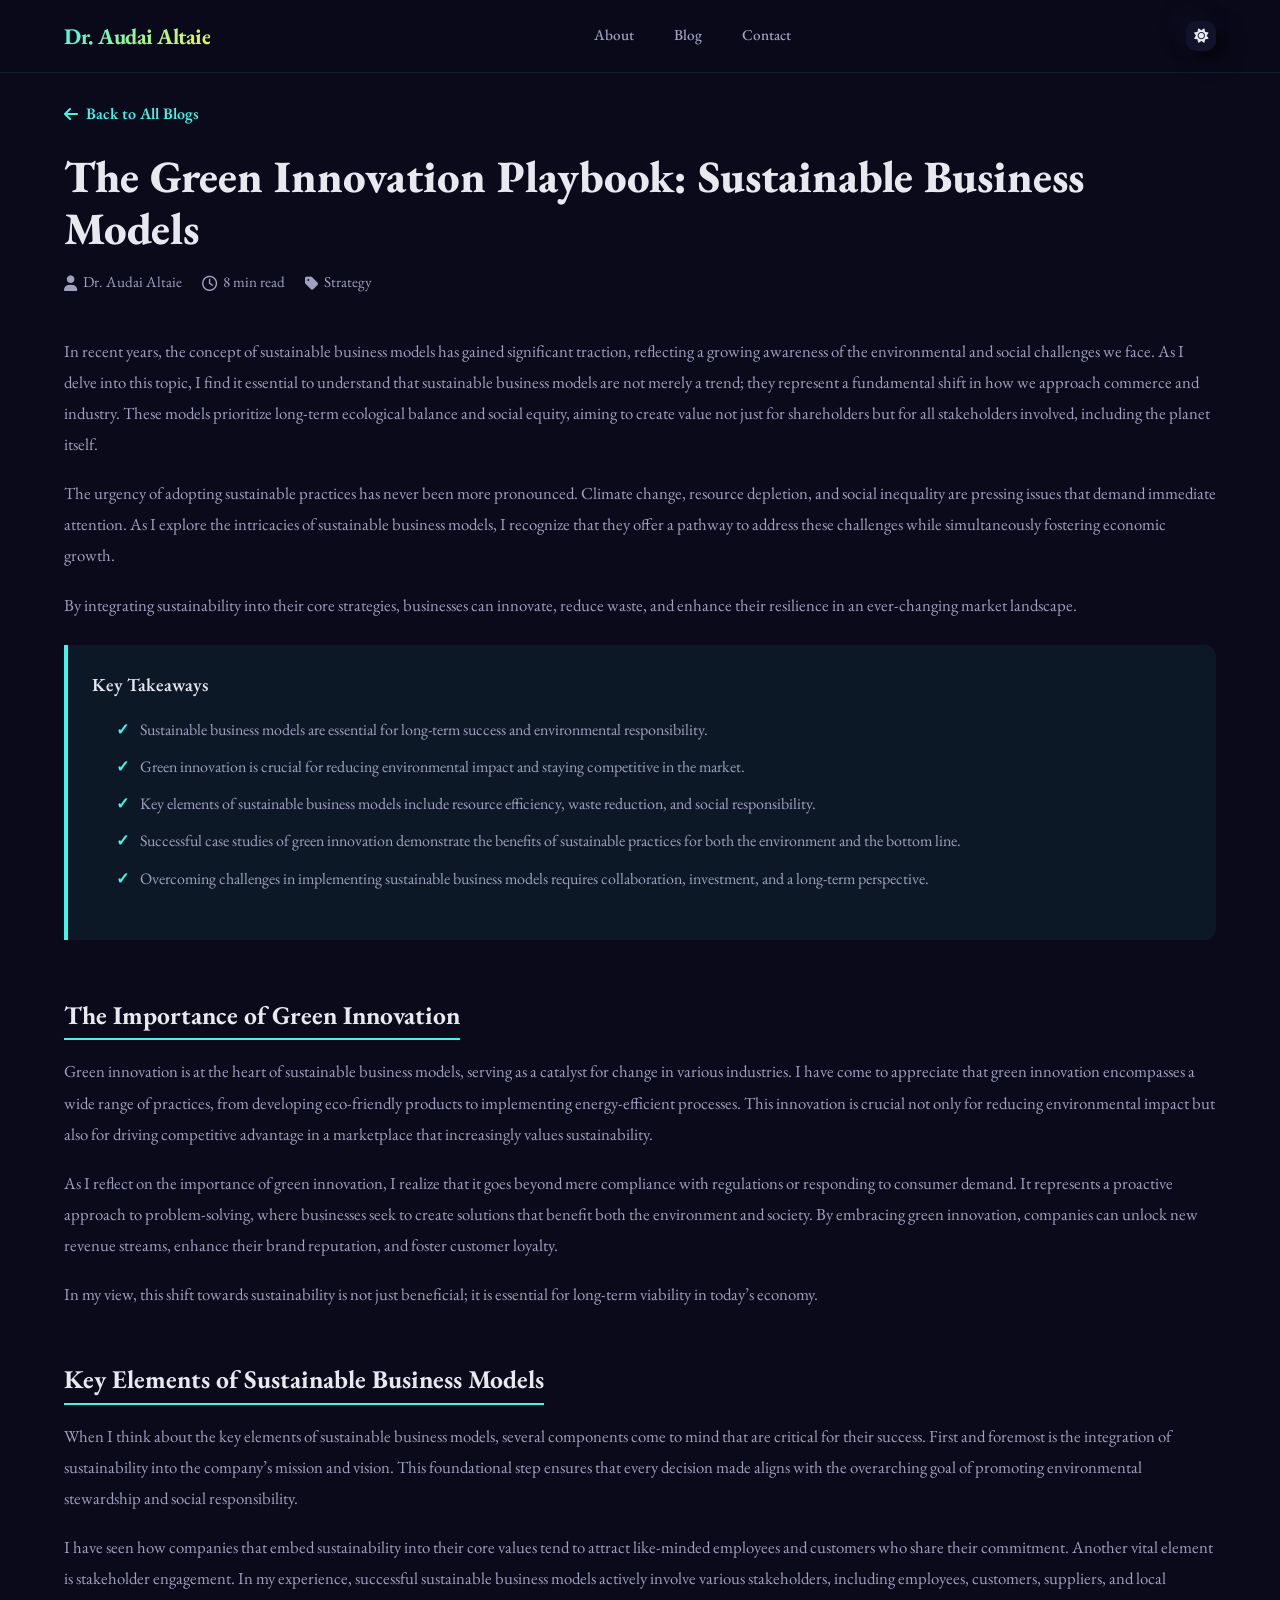
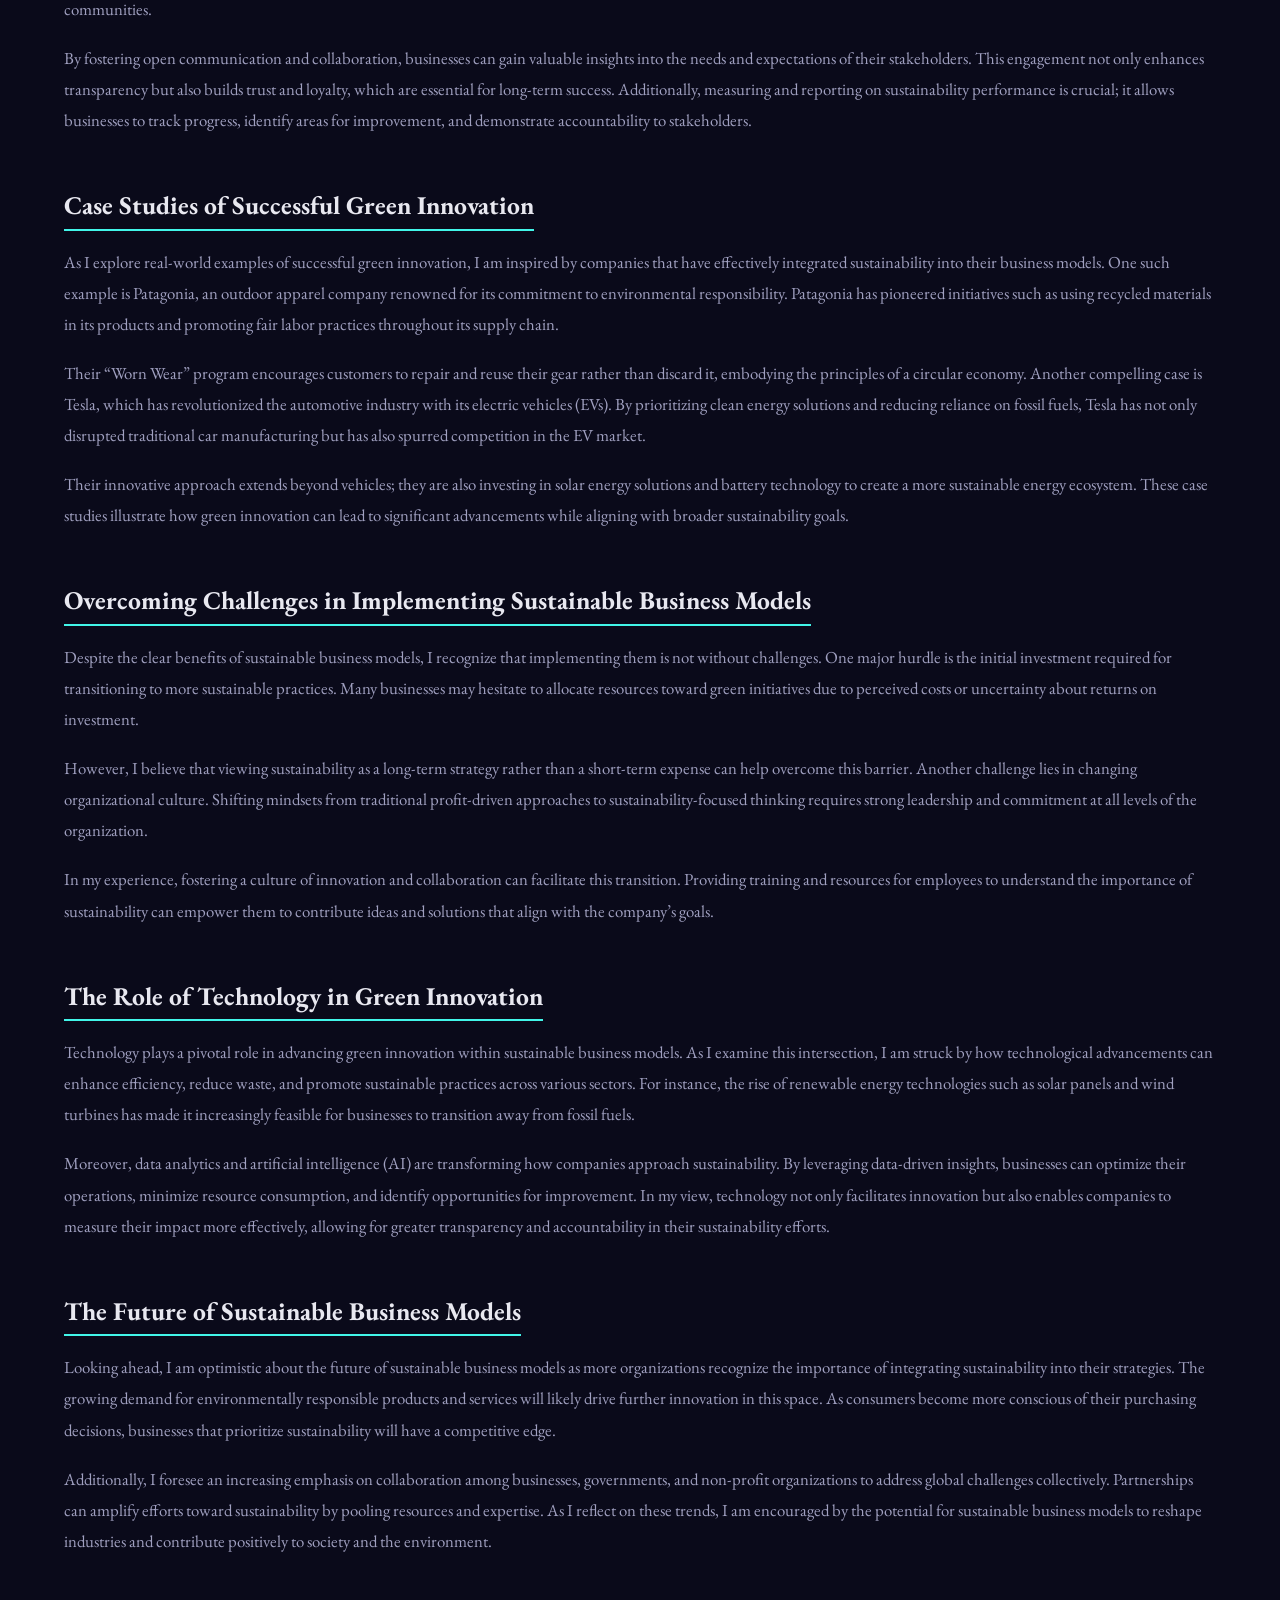
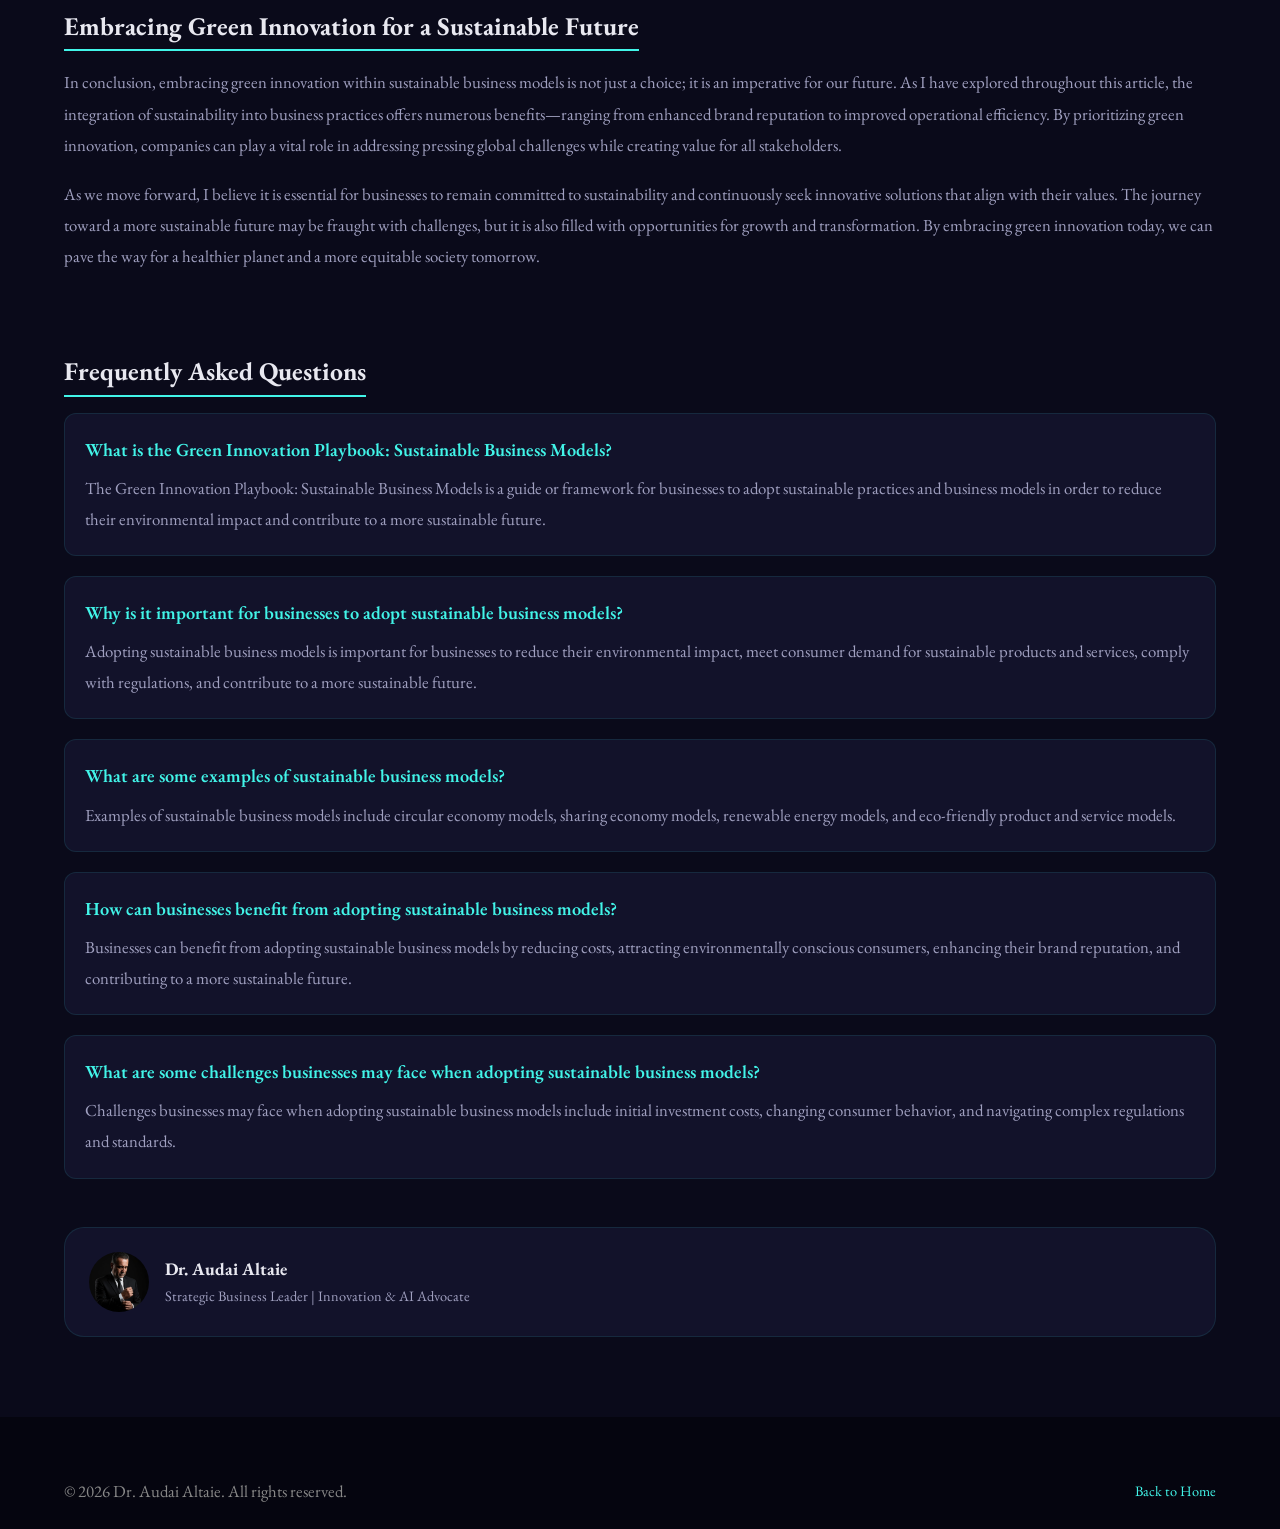
<file: blog-green-innovation.html>
<!DOCTYPE html>
<html lang="en" data-theme="dark">
<head>
  <meta charset="UTF-8">
  <meta name="viewport" content="width=device-width, initial-scale=1.0">
  <meta name="description" content="The Green Innovation Playbook: Sustainable Business Models - by Dr. Audai Altaie">
  <title>The Green Innovation Playbook | Dr. Audai Altaie</title>
  <link rel="stylesheet" href="style.css">
  <link rel="stylesheet" href="https://cdnjs.cloudflare.com/ajax/libs/font-awesome/6.4.0/css/all.min.css">
  <style>
    .blog-page{padding-top:100px;padding-bottom:80px}.blog-page-header{margin-bottom:40px}.blog-page-header h1{margin-bottom:16px;font-size:clamp(1.8rem,4vw,2.8rem)}.blog-page-meta{display:flex;gap:20px;flex-wrap:wrap;color:var(--text-secondary);font-size:.95rem;margin-bottom:24px}.blog-page-meta span{display:flex;align-items:center;gap:6px}.blog-page-content h2,.blog-page-content h3,.blog-page-content h4{margin-top:36px;margin-bottom:16px;color:var(--text-primary)}.blog-page-content h2{font-size:1.6rem;border-bottom:2px solid var(--primary);padding-bottom:8px;display:inline-block}.blog-page-content h3{font-size:1.35rem}.blog-page-content p{color:var(--text-secondary);margin-bottom:18px;line-height:1.85;font-size:1.05rem}.blog-page-content ul,.blog-page-content ol{margin:16px 0 24px 24px}.blog-page-content li{color:var(--text-secondary);margin-bottom:10px;line-height:1.7;list-style:disc}.blog-page-content li strong{color:var(--text-primary)}.blog-back{display:inline-flex;align-items:center;gap:8px;color:var(--primary);font-weight:600;margin-bottom:24px;transition:gap .3s}.blog-back:hover{gap:14px}.takeaway-box{background:rgba(var(--primary-rgb),.06);border-left:4px solid var(--primary);padding:24px;border-radius:0 12px 12px 0;margin:24px 0}.takeaway-box li{list-style:none!important;position:relative;padding-left:24px}.takeaway-box li::before{content:'✓';position:absolute;left:0;color:var(--primary);font-weight:700}.faq-section{margin-top:48px}.faq-item{margin-bottom:20px;padding:20px;background:var(--bg-card);border-radius:12px;border:1px solid var(--border-color)}.faq-item h4{color:var(--primary);margin-bottom:8px;margin-top:0}.faq-item p{margin-bottom:0}.blog-page-author{display:flex;align-items:center;gap:16px;padding:24px;background:var(--bg-card);border-radius:var(--card-radius);border:1px solid var(--border-color);margin-top:48px}.blog-page-author img{width:60px;height:60px;border-radius:50%;object-fit:cover}.blog-page-author .author-name{font-weight:700;font-size:1.1rem}.blog-page-author .author-title{color:var(--text-secondary);font-size:.9rem}
  </style>
</head>
<body>
  <nav class="navbar" id="navbar"><div class="nav-inner"><a href="index.html" class="nav-logo">Dr. Audai Altaie</a><div class="nav-links" id="nav-links"><a href="index.html#about">About</a><a href="index.html#blog" class="active">Blog</a><a href="index.html#contact">Contact</a></div><div style="display:flex;align-items:center;"><button class="theme-toggle" id="theme-toggle" aria-label="Toggle Theme"><i class="fas fa-sun"></i></button><button class="menu-toggle" id="menu-toggle" aria-label="Menu"><span></span><span></span><span></span></button></div></div></nav>

  <main class="blog-page container">
    <a href="blogs.html" class="blog-back"><i class="fas fa-arrow-left"></i> Back to All Blogs</a>
    <div class="blog-page-header">
      <h1>The Green Innovation Playbook: Sustainable Business Models</h1>
      <div class="blog-page-meta"><span><i class="fas fa-user"></i> Dr. Audai Altaie</span><span><i class="far fa-clock"></i> 8 min read</span><span><i class="fas fa-tag"></i> Strategy</span></div>
    </div>
    <article class="blog-page-content">
      <p>In recent years, the concept of sustainable business models has gained significant traction, reflecting a growing awareness of the environmental and social challenges we face. As I delve into this topic, I find it essential to understand that sustainable business models are not merely a trend; they represent a fundamental shift in how we approach commerce and industry. These models prioritize long-term ecological balance and social equity, aiming to create value not just for shareholders but for all stakeholders involved, including the planet itself.</p>
      
      <p>The urgency of adopting sustainable practices has never been more pronounced. Climate change, resource depletion, and social inequality are pressing issues that demand immediate attention. As I explore the intricacies of sustainable business models, I recognize that they offer a pathway to address these challenges while simultaneously fostering economic growth.</p>
      
      <p>By integrating sustainability into their core strategies, businesses can innovate, reduce waste, and enhance their resilience in an ever-changing market landscape.</p>

      <div class="takeaway-box">
        <h4 style="margin-top:0;margin-bottom:12px;">Key Takeaways</h4>
        <ul>
          <li>Sustainable business models are essential for long-term success and environmental responsibility.</li>
          <li>Green innovation is crucial for reducing environmental impact and staying competitive in the market.</li>
          <li>Key elements of sustainable business models include resource efficiency, waste reduction, and social responsibility.</li>
          <li>Successful case studies of green innovation demonstrate the benefits of sustainable practices for both the environment and the bottom line.</li>
          <li>Overcoming challenges in implementing sustainable business models requires collaboration, investment, and a long-term perspective.</li>
        </ul>
      </div>

      <h2>The Importance of Green Innovation</h2>
      <p>Green innovation is at the heart of sustainable business models, serving as a catalyst for change in various industries. I have come to appreciate that green innovation encompasses a wide range of practices, from developing eco-friendly products to implementing energy-efficient processes. This innovation is crucial not only for reducing environmental impact but also for driving competitive advantage in a marketplace that increasingly values sustainability.</p>
      
      <p>As I reflect on the importance of green innovation, I realize that it goes beyond mere compliance with regulations or responding to consumer demand. It represents a proactive approach to problem-solving, where businesses seek to create solutions that benefit both the environment and society. By embracing green innovation, companies can unlock new revenue streams, enhance their brand reputation, and foster customer loyalty.</p>
      
      <p>In my view, this shift towards sustainability is not just beneficial; it is essential for long-term viability in today’s economy.</p>

      <h2>Key Elements of Sustainable Business Models</h2>
      <p>When I think about the key elements of sustainable business models, several components come to mind that are critical for their success. First and foremost is the integration of sustainability into the company’s mission and vision. This foundational step ensures that every decision made aligns with the overarching goal of promoting environmental stewardship and social responsibility.</p>
      
      <p>I have seen how companies that embed sustainability into their core values tend to attract like-minded employees and customers who share their commitment. Another vital element is stakeholder engagement. In my experience, successful sustainable business models actively involve various stakeholders, including employees, customers, suppliers, and local communities.</p>
      
      <p>By fostering open communication and collaboration, businesses can gain valuable insights into the needs and expectations of their stakeholders. This engagement not only enhances transparency but also builds trust and loyalty, which are essential for long-term success. Additionally, measuring and reporting on sustainability performance is crucial; it allows businesses to track progress, identify areas for improvement, and demonstrate accountability to stakeholders.</p>

      <h2>Case Studies of Successful Green Innovation</h2>
      <p>As I explore real-world examples of successful green innovation, I am inspired by companies that have effectively integrated sustainability into their business models. One such example is Patagonia, an outdoor apparel company renowned for its commitment to environmental responsibility. Patagonia has pioneered initiatives such as using recycled materials in its products and promoting fair labor practices throughout its supply chain.</p>
      
      <p>Their “Worn Wear” program encourages customers to repair and reuse their gear rather than discard it, embodying the principles of a circular economy. Another compelling case is Tesla, which has revolutionized the automotive industry with its electric vehicles (EVs). By prioritizing clean energy solutions and reducing reliance on fossil fuels, Tesla has not only disrupted traditional car manufacturing but has also spurred competition in the EV market.</p>
      
      <p>Their innovative approach extends beyond vehicles; they are also investing in solar energy solutions and battery technology to create a more sustainable energy ecosystem. These case studies illustrate how green innovation can lead to significant advancements while aligning with broader sustainability goals.</p>

      <h2>Overcoming Challenges in Implementing Sustainable Business Models</h2>
      <p>Despite the clear benefits of sustainable business models, I recognize that implementing them is not without challenges. One major hurdle is the initial investment required for transitioning to more sustainable practices. Many businesses may hesitate to allocate resources toward green initiatives due to perceived costs or uncertainty about returns on investment.</p>
      
      <p>However, I believe that viewing sustainability as a long-term strategy rather than a short-term expense can help overcome this barrier. Another challenge lies in changing organizational culture. Shifting mindsets from traditional profit-driven approaches to sustainability-focused thinking requires strong leadership and commitment at all levels of the organization.</p>
      
      <p>In my experience, fostering a culture of innovation and collaboration can facilitate this transition. Providing training and resources for employees to understand the importance of sustainability can empower them to contribute ideas and solutions that align with the company’s goals.</p>

      <h2>The Role of Technology in Green Innovation</h2>
      <p>Technology plays a pivotal role in advancing green innovation within sustainable business models. As I examine this intersection, I am struck by how technological advancements can enhance efficiency, reduce waste, and promote sustainable practices across various sectors. For instance, the rise of renewable energy technologies such as solar panels and wind turbines has made it increasingly feasible for businesses to transition away from fossil fuels.</p>
      
      <p>Moreover, data analytics and artificial intelligence (AI) are transforming how companies approach sustainability. By leveraging data-driven insights, businesses can optimize their operations, minimize resource consumption, and identify opportunities for improvement. In my view, technology not only facilitates innovation but also enables companies to measure their impact more effectively, allowing for greater transparency and accountability in their sustainability efforts.</p>

      <h2>The Future of Sustainable Business Models</h2>
      <p>Looking ahead, I am optimistic about the future of sustainable business models as more organizations recognize the importance of integrating sustainability into their strategies. The growing demand for environmentally responsible products and services will likely drive further innovation in this space. As consumers become more conscious of their purchasing decisions, businesses that prioritize sustainability will have a competitive edge.</p>
      
      <p>Additionally, I foresee an increasing emphasis on collaboration among businesses, governments, and non-profit organizations to address global challenges collectively. Partnerships can amplify efforts toward sustainability by pooling resources and expertise. As I reflect on these trends, I am encouraged by the potential for sustainable business models to reshape industries and contribute positively to society and the environment.</p>

      <h2>Embracing Green Innovation for a Sustainable Future</h2>
      <p>In conclusion, embracing green innovation within sustainable business models is not just a choice; it is an imperative for our future. As I have explored throughout this article, the integration of sustainability into business practices offers numerous benefits—ranging from enhanced brand reputation to improved operational efficiency. By prioritizing green innovation, companies can play a vital role in addressing pressing global challenges while creating value for all stakeholders.</p>
      
      <p>As we move forward, I believe it is essential for businesses to remain committed to sustainability and continuously seek innovative solutions that align with their values. The journey toward a more sustainable future may be fraught with challenges, but it is also filled with opportunities for growth and transformation. By embracing green innovation today, we can pave the way for a healthier planet and a more equitable society tomorrow.</p>

      <div class="faq-section">
        <h2>Frequently Asked Questions</h2>
        <div class="faq-item">
          <h4>What is the Green Innovation Playbook: Sustainable Business Models?</h4>
          <p>The Green Innovation Playbook: Sustainable Business Models is a guide or framework for businesses to adopt sustainable practices and business models in order to reduce their environmental impact and contribute to a more sustainable future.</p>
        </div>
        <div class="faq-item">
          <h4>Why is it important for businesses to adopt sustainable business models?</h4>
          <p>Adopting sustainable business models is important for businesses to reduce their environmental impact, meet consumer demand for sustainable products and services, comply with regulations, and contribute to a more sustainable future.</p>
        </div>
        <div class="faq-item">
          <h4>What are some examples of sustainable business models?</h4>
          <p>Examples of sustainable business models include circular economy models, sharing economy models, renewable energy models, and eco-friendly product and service models.</p>
        </div>
        <div class="faq-item">
          <h4>How can businesses benefit from adopting sustainable business models?</h4>
          <p>Businesses can benefit from adopting sustainable business models by reducing costs, attracting environmentally conscious consumers, enhancing their brand reputation, and contributing to a more sustainable future.</p>
        </div>
        <div class="faq-item">
          <h4>What are some challenges businesses may face when adopting sustainable business models?</h4>
          <p>Challenges businesses may face when adopting sustainable business models include initial investment costs, changing consumer behavior, and navigating complex regulations and standards.</p>
        </div>
      </div>

      <div class="blog-page-author"><img src="assets/profile.jpeg" alt="Dr. Audai Altaie"><div><div class="author-name">Dr. Audai Altaie</div><div class="author-title">Strategic Business Leader | Innovation & AI Advocate</div></div></div>
    </article>
  </main>
  <footer class="footer"><div class="container"><div class="footer-bottom" style="border-top:none;padding-top:0;"><p>&copy; 2026 Dr. Audai Altaie. All rights reserved.</p><a href="index.html">Back to Home</a></div></div></footer>
  <script src="script.js"></script>
</body>
</html>
</file>
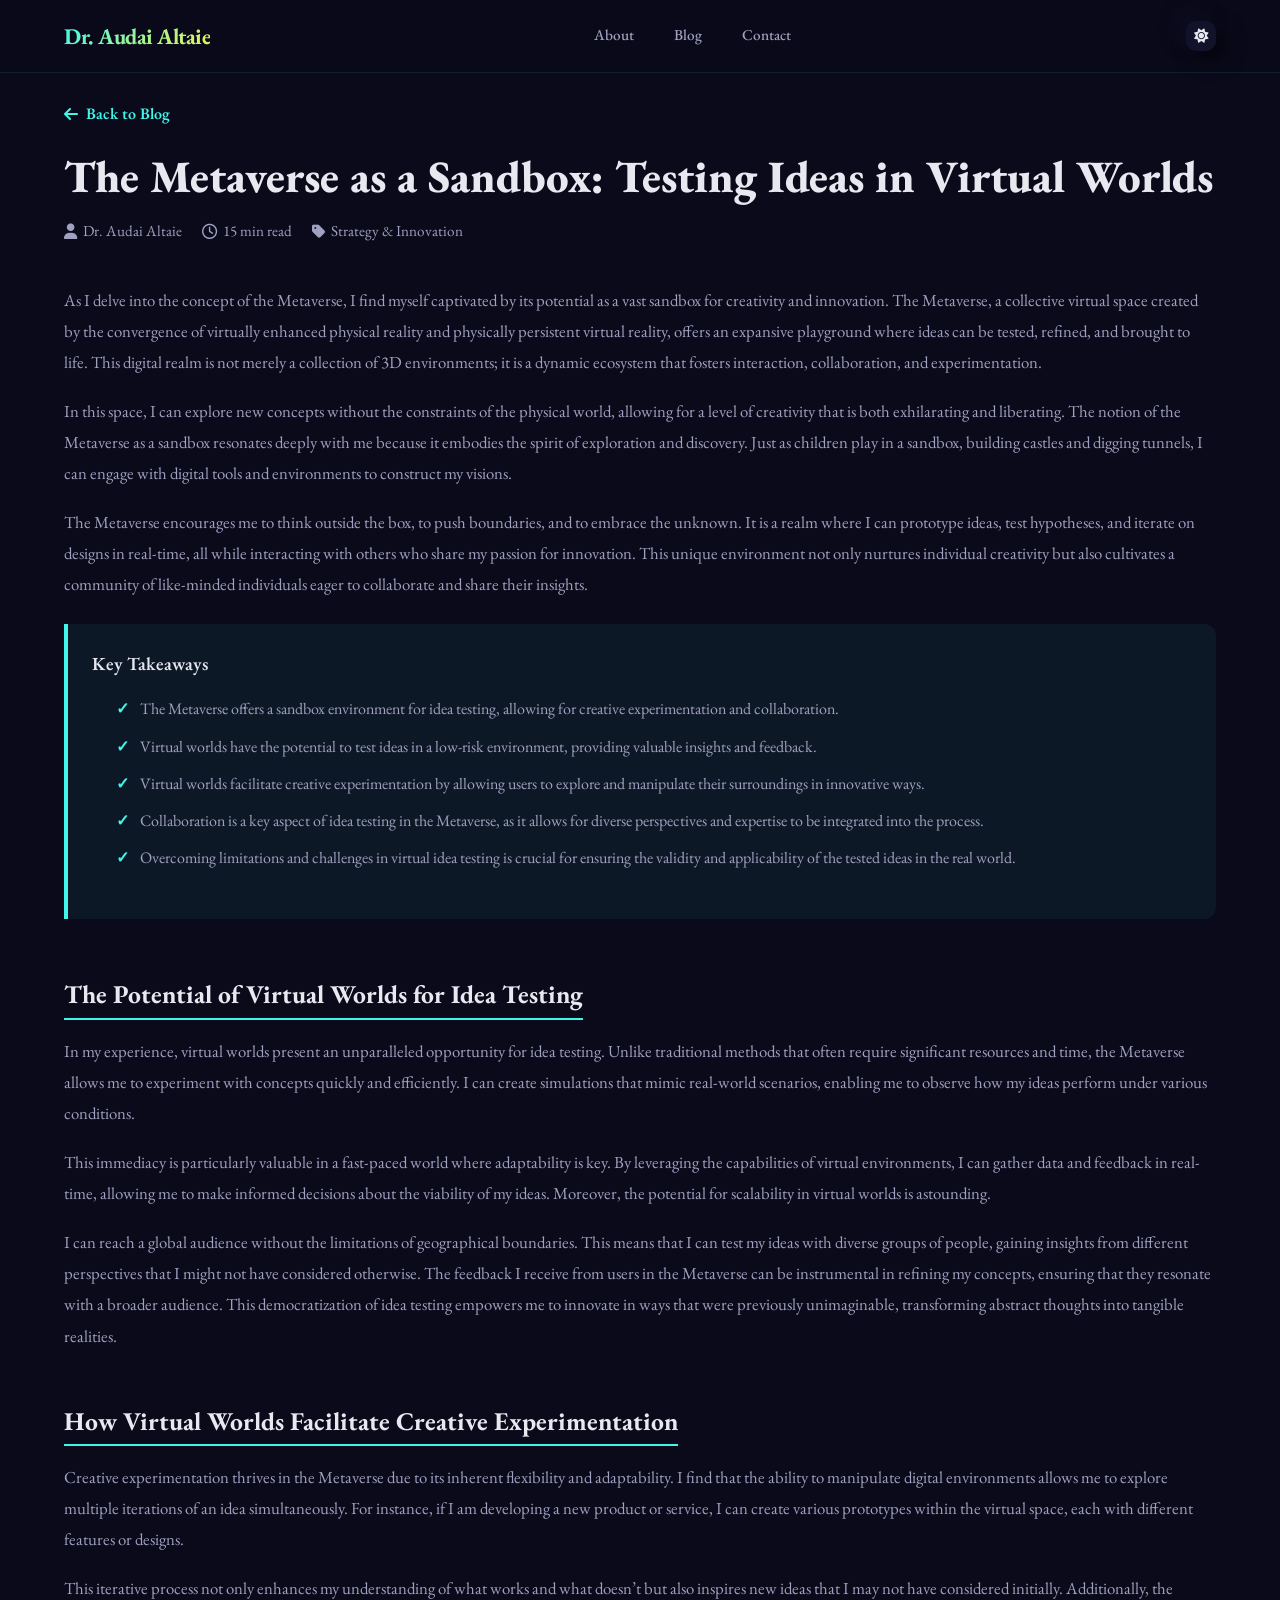
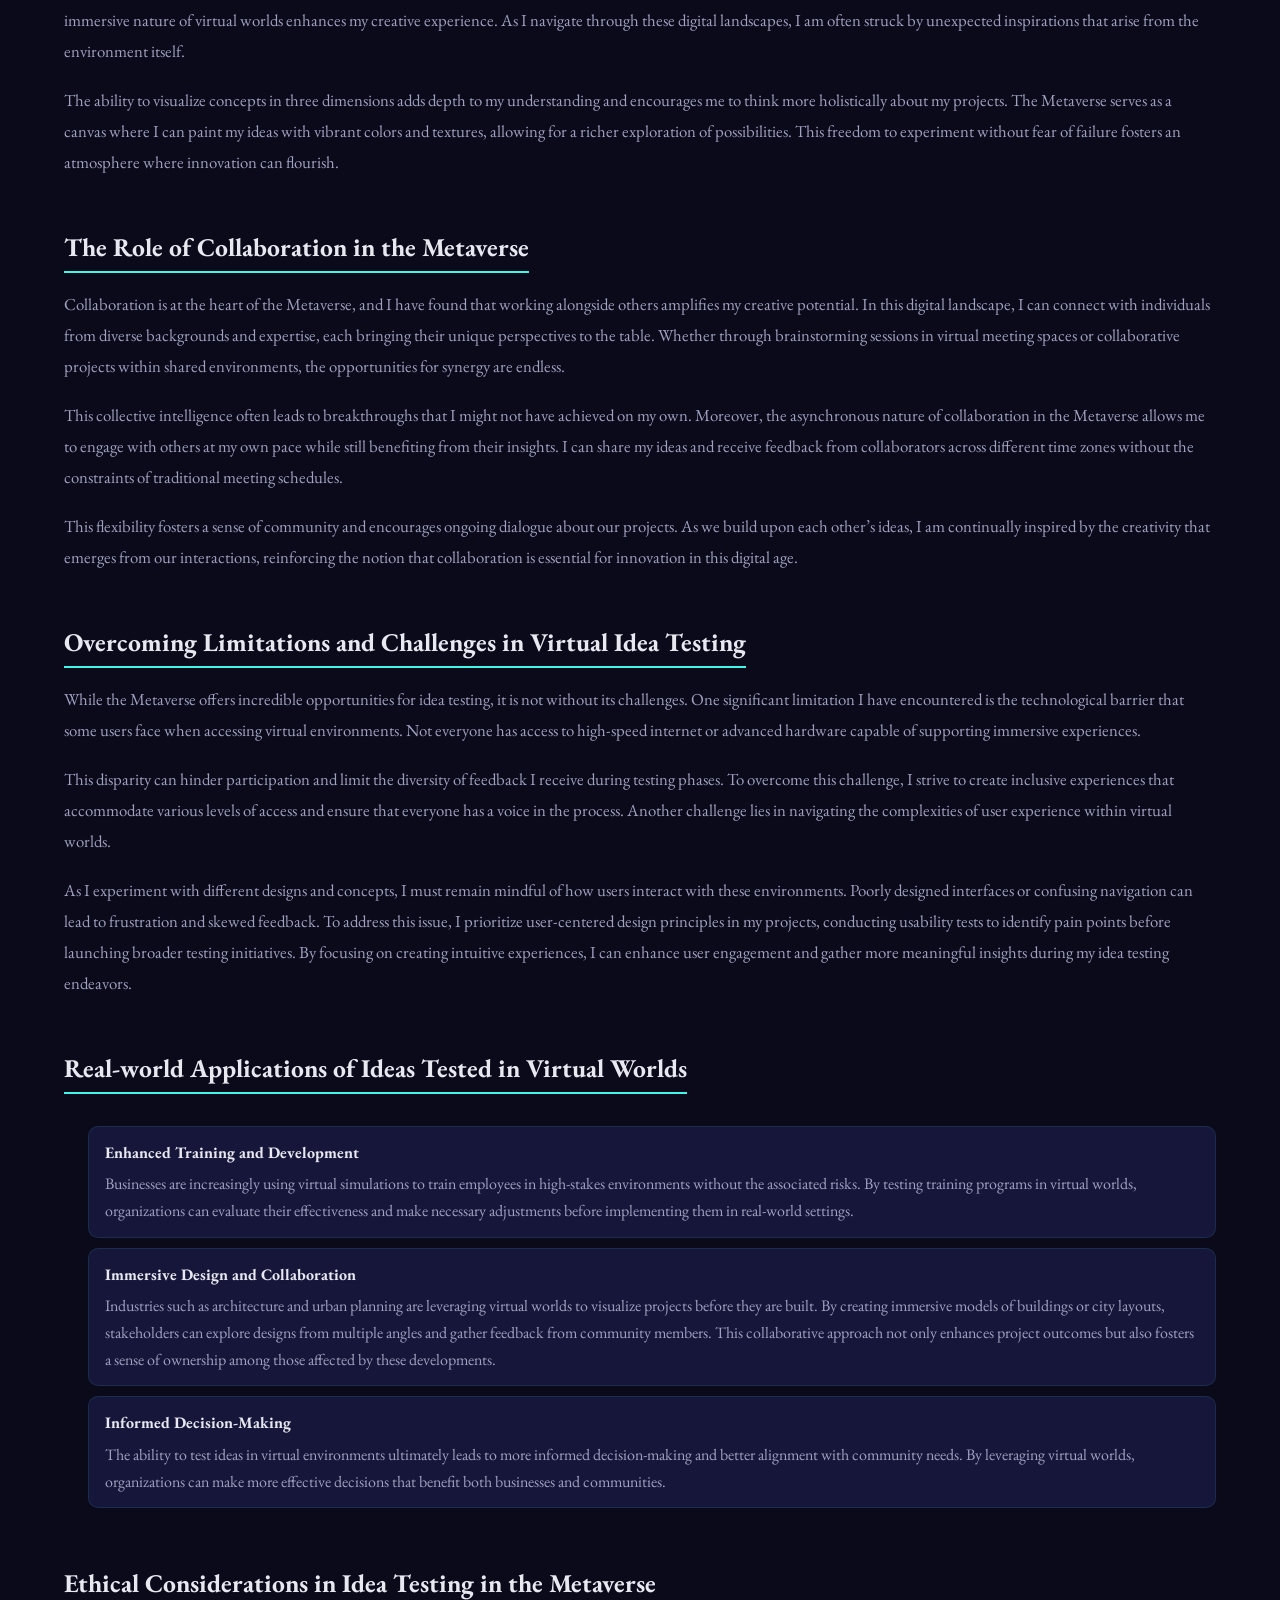
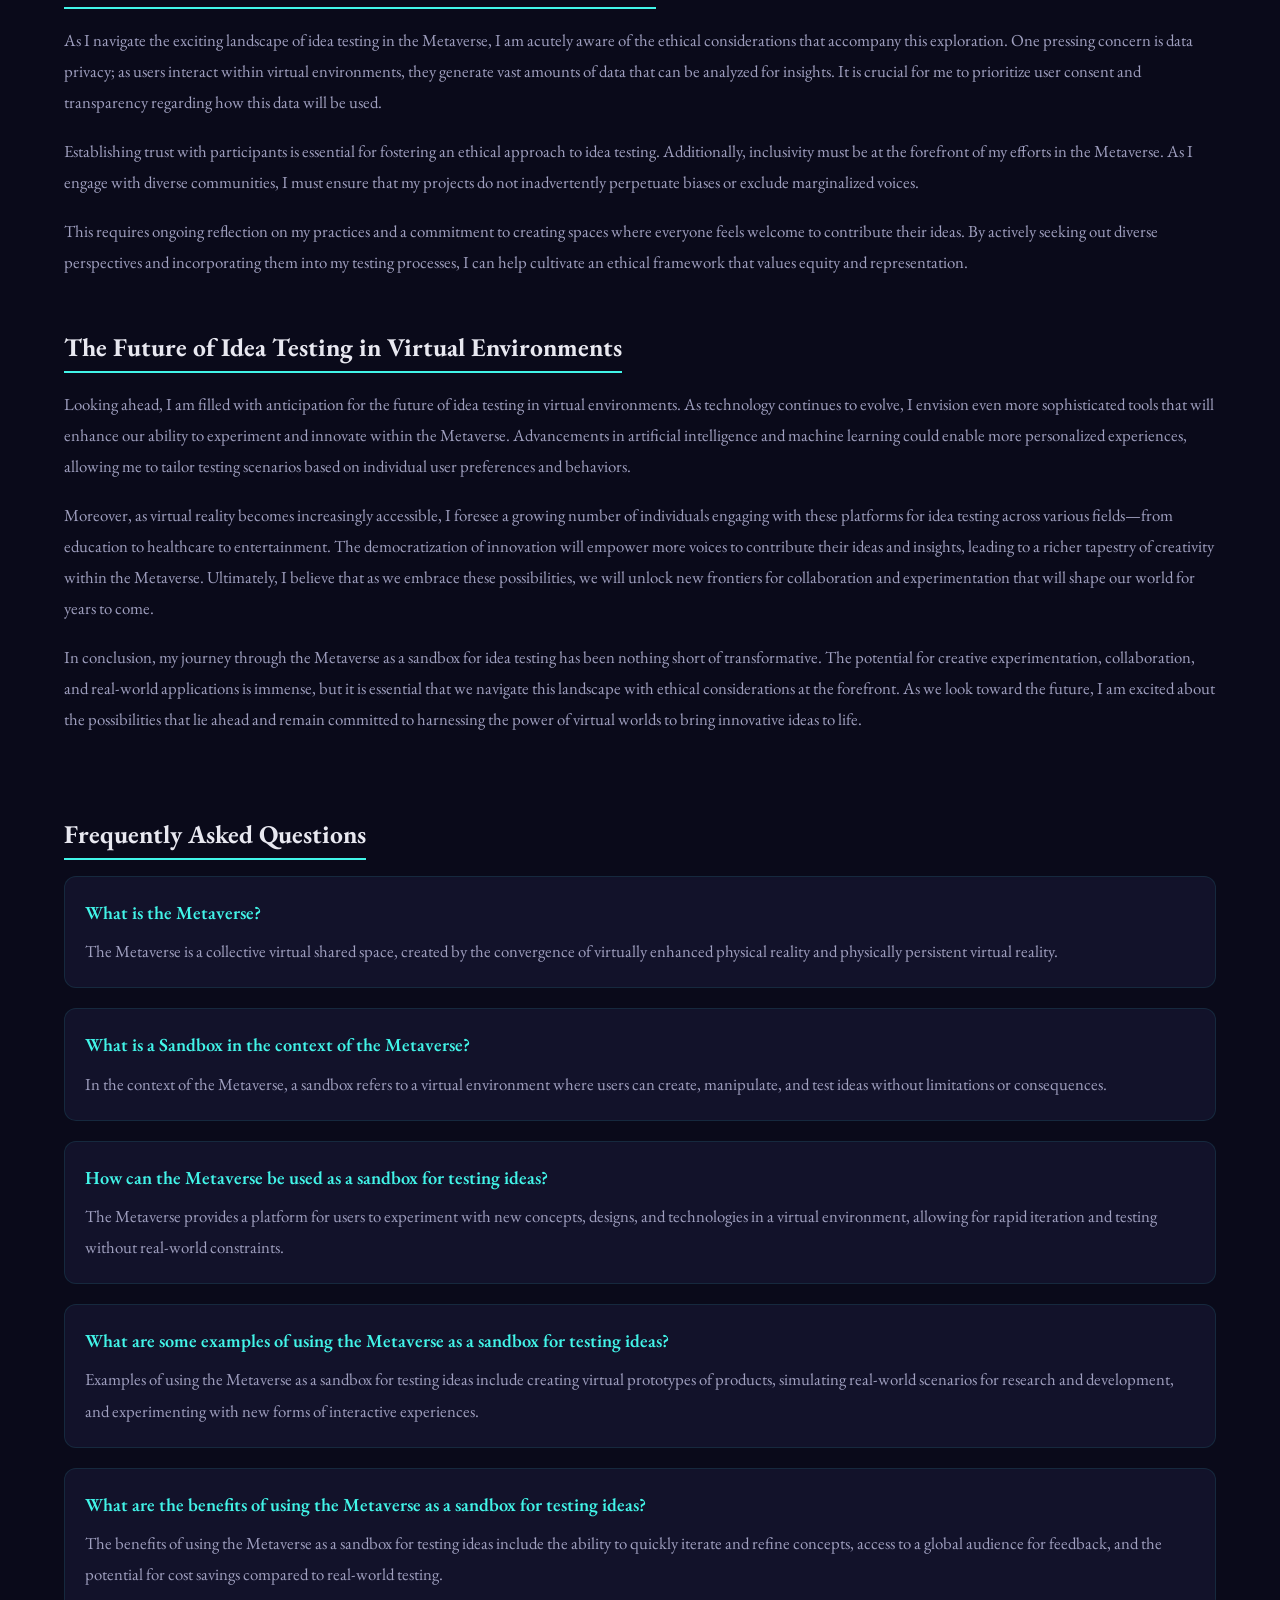
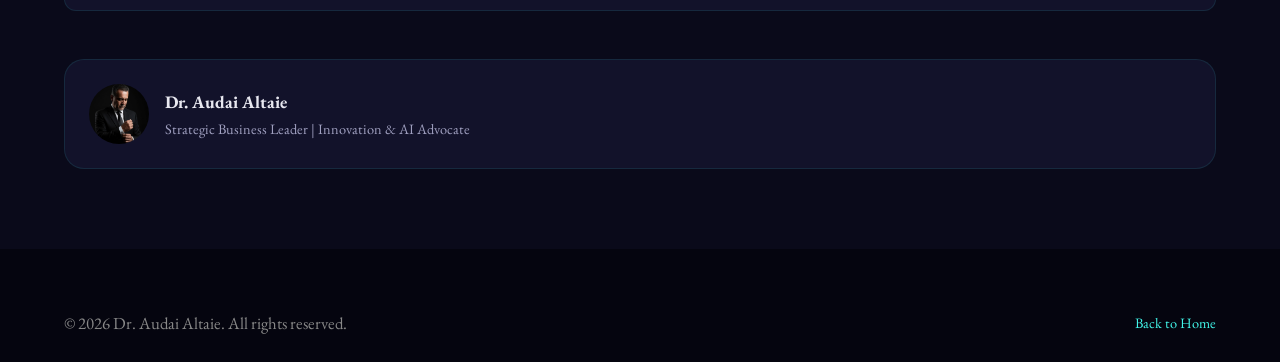
<file: blog-metaverse-sandbox.html>
<!DOCTYPE html>
<html lang="en" data-theme="dark">
<head>
  <meta charset="UTF-8">
  <meta name="viewport" content="width=device-width, initial-scale=1.0">
  <meta name="description" content="The Metaverse as a Sandbox: Testing Ideas in Virtual Worlds - by Dr. Audai Altaie">
  <title>The Metaverse as a Sandbox: Testing Ideas in Virtual Worlds | Dr. Audai Altaie</title>
  <link rel="stylesheet" href="style.css">
  <link rel="stylesheet" href="https://cdnjs.cloudflare.com/ajax/libs/font-awesome/6.4.0/css/all.min.css">
  <style>
    .blog-page { padding-top: 100px; padding-bottom: 80px; }
    .blog-page-header { margin-bottom: 40px; }
    .blog-page-header h1 { margin-bottom: 16px; font-size: clamp(1.8rem, 4vw, 2.8rem); }
    .blog-page-meta { display: flex; gap: 20px; flex-wrap: wrap; color: var(--text-secondary); font-size: 0.95rem; margin-bottom: 24px; }
    .blog-page-meta span { display: flex; align-items: center; gap: 6px; }
    .blog-page-content h2, .blog-page-content h3, .blog-page-content h4 { margin-top: 36px; margin-bottom: 16px; color: var(--text-primary); }
    .blog-page-content h2 { font-size: 1.6rem; border-bottom: 2px solid var(--primary); padding-bottom: 8px; display: inline-block; }
    .blog-page-content h3 { font-size: 1.35rem; }
    .blog-page-content p { color: var(--text-secondary); margin-bottom: 18px; line-height: 1.85; font-size: 1.05rem; }
    .blog-page-content ul, .blog-page-content ol { margin: 16px 0 24px 24px; }
    .blog-page-content li { color: var(--text-secondary); margin-bottom: 10px; line-height: 1.7; list-style: disc; }
    .blog-page-content li strong { color: var(--text-primary); }
    .blog-back { display: inline-flex; align-items: center; gap: 8px; color: var(--primary); font-weight: 600; margin-bottom: 24px; transition: gap 0.3s; }
    .blog-back:hover { gap: 14px; }
    .takeaway-box { background: rgba(var(--primary-rgb), 0.06); border-left: 4px solid var(--primary); padding: 24px; border-radius: 0 12px 12px 0; margin: 24px 0; }
    .takeaway-box li { list-style: none !important; position: relative; padding-left: 24px; }
    .takeaway-box li::before { content: '✓'; position: absolute; left: 0; color: var(--primary); font-weight: 700; }
    .faq-section { margin-top: 48px; }
    .faq-item { margin-bottom: 20px; padding: 20px; background: var(--bg-card); border-radius: 12px; border: 1px solid var(--border-color); }
    .faq-item h4 { color: var(--primary); margin-bottom: 8px; margin-top: 0; }
    .faq-item p { margin-bottom: 0; }
    .blog-page-author { display: flex; align-items: center; gap: 16px; padding: 24px; background: var(--bg-card); border-radius: var(--card-radius); border: 1px solid var(--border-color); margin-top: 48px; }
    .blog-page-author img { width: 60px; height: 60px; border-radius: 50%; object-fit: cover; }
    .blog-page-author .author-name { font-weight: 700; font-size: 1.1rem; }
    .blog-page-author .author-title { color: var(--text-secondary); font-size: 0.9rem; }
    .app-list { margin: 16px 0 24px 0; }
    .app-list li { list-style: none !important; padding: 12px 16px; background: var(--bg-card-alt); border-radius: 10px; margin-bottom: 10px; border: 1px solid var(--border-color); }
    .app-list li strong { display: block; margin-bottom: 4px; color: var(--text-primary); }
  </style>
</head>
<body>
  <nav class="navbar" id="navbar">
    <div class="nav-inner">
      <a href="index.html" class="nav-logo">Dr. Audai Altaie</a>
      <div class="nav-links" id="nav-links">
        <a href="index.html#about">About</a>
        <a href="index.html#blog" class="active">Blog</a>
        <a href="index.html#contact">Contact</a>
      </div>
      <div style="display: flex; align-items: center;">
        <button class="theme-toggle" id="theme-toggle" aria-label="Toggle Theme"><i class="fas fa-sun"></i></button>
        <button class="menu-toggle" id="menu-toggle" aria-label="Menu"><span></span><span></span><span></span></button>
      </div>
    </div>
  </nav>

  <main class="blog-page container">
    <a href="index.html#blog" class="blog-back"><i class="fas fa-arrow-left"></i> Back to Blog</a>

    <div class="blog-page-header">
      <h1>The Metaverse as a Sandbox: Testing Ideas in Virtual Worlds</h1>
      <div class="blog-page-meta">
        <span><i class="fas fa-user"></i> Dr. Audai Altaie</span>
        <span><i class="far fa-clock"></i> 15 min read</span>
        <span><i class="fas fa-tag"></i> Strategy & Innovation</span>
      </div>
    </div>

    <article class="blog-page-content">
      <p>As I delve into the concept of the Metaverse, I find myself captivated by its potential as a vast sandbox for creativity and innovation. The Metaverse, a collective virtual space created by the convergence of virtually enhanced physical reality and physically persistent virtual reality, offers an expansive playground where ideas can be tested, refined, and brought to life. This digital realm is not merely a collection of 3D environments; it is a dynamic ecosystem that fosters interaction, collaboration, and experimentation.</p>

      <p>In this space, I can explore new concepts without the constraints of the physical world, allowing for a level of creativity that is both exhilarating and liberating. The notion of the Metaverse as a sandbox resonates deeply with me because it embodies the spirit of exploration and discovery. Just as children play in a sandbox, building castles and digging tunnels, I can engage with digital tools and environments to construct my visions.</p>

      <p>The Metaverse encourages me to think outside the box, to push boundaries, and to embrace the unknown. It is a realm where I can prototype ideas, test hypotheses, and iterate on designs in real-time, all while interacting with others who share my passion for innovation. This unique environment not only nurtures individual creativity but also cultivates a community of like-minded individuals eager to collaborate and share their insights.</p>

      <div class="takeaway-box">
        <h4 style="margin-top:0; margin-bottom: 12px;">Key Takeaways</h4>
        <ul>
          <li>The Metaverse offers a sandbox environment for idea testing, allowing for creative experimentation and collaboration.</li>
          <li>Virtual worlds have the potential to test ideas in a low-risk environment, providing valuable insights and feedback.</li>
          <li>Virtual worlds facilitate creative experimentation by allowing users to explore and manipulate their surroundings in innovative ways.</li>
          <li>Collaboration is a key aspect of idea testing in the Metaverse, as it allows for diverse perspectives and expertise to be integrated into the process.</li>
          <li>Overcoming limitations and challenges in virtual idea testing is crucial for ensuring the validity and applicability of the tested ideas in the real world.</li>
        </ul>
      </div>

      <h2>The Potential of Virtual Worlds for Idea Testing</h2>
      <p>In my experience, virtual worlds present an unparalleled opportunity for idea testing. Unlike traditional methods that often require significant resources and time, the Metaverse allows me to experiment with concepts quickly and efficiently. I can create simulations that mimic real-world scenarios, enabling me to observe how my ideas perform under various conditions.</p>
      
      <p>This immediacy is particularly valuable in a fast-paced world where adaptability is key. By leveraging the capabilities of virtual environments, I can gather data and feedback in real-time, allowing me to make informed decisions about the viability of my ideas. Moreover, the potential for scalability in virtual worlds is astounding.</p>
      
      <p>I can reach a global audience without the limitations of geographical boundaries. This means that I can test my ideas with diverse groups of people, gaining insights from different perspectives that I might not have considered otherwise. The feedback I receive from users in the Metaverse can be instrumental in refining my concepts, ensuring that they resonate with a broader audience. This democratization of idea testing empowers me to innovate in ways that were previously unimaginable, transforming abstract thoughts into tangible realities.</p>

      <h2>How Virtual Worlds Facilitate Creative Experimentation</h2>
      <p>Creative experimentation thrives in the Metaverse due to its inherent flexibility and adaptability. I find that the ability to manipulate digital environments allows me to explore multiple iterations of an idea simultaneously. For instance, if I am developing a new product or service, I can create various prototypes within the virtual space, each with different features or designs.</p>

      <p>This iterative process not only enhances my understanding of what works and what doesn’t but also inspires new ideas that I may not have considered initially. Additionally, the immersive nature of virtual worlds enhances my creative experience. As I navigate through these digital landscapes, I am often struck by unexpected inspirations that arise from the environment itself.</p>

      <p>The ability to visualize concepts in three dimensions adds depth to my understanding and encourages me to think more holistically about my projects. The Metaverse serves as a canvas where I can paint my ideas with vibrant colors and textures, allowing for a richer exploration of possibilities. This freedom to experiment without fear of failure fosters an atmosphere where innovation can flourish.</p>

      <h2>The Role of Collaboration in the Metaverse</h2>
      <p>Collaboration is at the heart of the Metaverse, and I have found that working alongside others amplifies my creative potential. In this digital landscape, I can connect with individuals from diverse backgrounds and expertise, each bringing their unique perspectives to the table. Whether through brainstorming sessions in virtual meeting spaces or collaborative projects within shared environments, the opportunities for synergy are endless.</p>

      <p>This collective intelligence often leads to breakthroughs that I might not have achieved on my own. Moreover, the asynchronous nature of collaboration in the Metaverse allows me to engage with others at my own pace while still benefiting from their insights. I can share my ideas and receive feedback from collaborators across different time zones without the constraints of traditional meeting schedules.</p>

      <p>This flexibility fosters a sense of community and encourages ongoing dialogue about our projects. As we build upon each other’s ideas, I am continually inspired by the creativity that emerges from our interactions, reinforcing the notion that collaboration is essential for innovation in this digital age.</p>

      <h2>Overcoming Limitations and Challenges in Virtual Idea Testing</h2>
      <p>While the Metaverse offers incredible opportunities for idea testing, it is not without its challenges. One significant limitation I have encountered is the technological barrier that some users face when accessing virtual environments. Not everyone has access to high-speed internet or advanced hardware capable of supporting immersive experiences.</p>

      <p>This disparity can hinder participation and limit the diversity of feedback I receive during testing phases. To overcome this challenge, I strive to create inclusive experiences that accommodate various levels of access and ensure that everyone has a voice in the process. Another challenge lies in navigating the complexities of user experience within virtual worlds.</p>
      
      <p>As I experiment with different designs and concepts, I must remain mindful of how users interact with these environments. Poorly designed interfaces or confusing navigation can lead to frustration and skewed feedback. To address this issue, I prioritize user-centered design principles in my projects, conducting usability tests to identify pain points before launching broader testing initiatives. By focusing on creating intuitive experiences, I can enhance user engagement and gather more meaningful insights during my idea testing endeavors.</p>

      <h2>Real-world Applications of Ideas Tested in Virtual Worlds</h2>
      <ul class="app-list">
        <li><strong>Enhanced Training and Development</strong> Businesses are increasingly using virtual simulations to train employees in high-stakes environments without the associated risks. By testing training programs in virtual worlds, organizations can evaluate their effectiveness and make necessary adjustments before implementing them in real-world settings.</li>
        <li><strong>Immersive Design and Collaboration</strong> Industries such as architecture and urban planning are leveraging virtual worlds to visualize projects before they are built. By creating immersive models of buildings or city layouts, stakeholders can explore designs from multiple angles and gather feedback from community members. This collaborative approach not only enhances project outcomes but also fosters a sense of ownership among those affected by these developments.</li>
        <li><strong>Informed Decision-Making</strong> The ability to test ideas in virtual environments ultimately leads to more informed decision-making and better alignment with community needs. By leveraging virtual worlds, organizations can make more effective decisions that benefit both businesses and communities.</li>
      </ul>

      <h2>Ethical Considerations in Idea Testing in the Metaverse</h2>
      <p>As I navigate the exciting landscape of idea testing in the Metaverse, I am acutely aware of the ethical considerations that accompany this exploration. One pressing concern is data privacy; as users interact within virtual environments, they generate vast amounts of data that can be analyzed for insights. It is crucial for me to prioritize user consent and transparency regarding how this data will be used.</p>

      <p>Establishing trust with participants is essential for fostering an ethical approach to idea testing. Additionally, inclusivity must be at the forefront of my efforts in the Metaverse. As I engage with diverse communities, I must ensure that my projects do not inadvertently perpetuate biases or exclude marginalized voices.</p>

      <p>This requires ongoing reflection on my practices and a commitment to creating spaces where everyone feels welcome to contribute their ideas. By actively seeking out diverse perspectives and incorporating them into my testing processes, I can help cultivate an ethical framework that values equity and representation.</p>

      <h2>The Future of Idea Testing in Virtual Environments</h2>
      <p>Looking ahead, I am filled with anticipation for the future of idea testing in virtual environments. As technology continues to evolve, I envision even more sophisticated tools that will enhance our ability to experiment and innovate within the Metaverse. Advancements in artificial intelligence and machine learning could enable more personalized experiences, allowing me to tailor testing scenarios based on individual user preferences and behaviors.</p>

      <p>Moreover, as virtual reality becomes increasingly accessible, I foresee a growing number of individuals engaging with these platforms for idea testing across various fields—from education to healthcare to entertainment. The democratization of innovation will empower more voices to contribute their ideas and insights, leading to a richer tapestry of creativity within the Metaverse. Ultimately, I believe that as we embrace these possibilities, we will unlock new frontiers for collaboration and experimentation that will shape our world for years to come.</p>

      <p>In conclusion, my journey through the Metaverse as a sandbox for idea testing has been nothing short of transformative. The potential for creative experimentation, collaboration, and real-world applications is immense, but it is essential that we navigate this landscape with ethical considerations at the forefront. As we look toward the future, I am excited about the possibilities that lie ahead and remain committed to harnessing the power of virtual worlds to bring innovative ideas to life.</p>

      <div class="faq-section">
        <h2>Frequently Asked Questions</h2>
        <div class="faq-item">
          <h4>What is the Metaverse?</h4>
          <p>The Metaverse is a collective virtual shared space, created by the convergence of virtually enhanced physical reality and physically persistent virtual reality.</p>
        </div>
        <div class="faq-item">
          <h4>What is a Sandbox in the context of the Metaverse?</h4>
          <p>In the context of the Metaverse, a sandbox refers to a virtual environment where users can create, manipulate, and test ideas without limitations or consequences.</p>
        </div>
        <div class="faq-item">
          <h4>How can the Metaverse be used as a sandbox for testing ideas?</h4>
          <p>The Metaverse provides a platform for users to experiment with new concepts, designs, and technologies in a virtual environment, allowing for rapid iteration and testing without real-world constraints.</p>
        </div>
        <div class="faq-item">
          <h4>What are some examples of using the Metaverse as a sandbox for testing ideas?</h4>
          <p>Examples of using the Metaverse as a sandbox for testing ideas include creating virtual prototypes of products, simulating real-world scenarios for research and development, and experimenting with new forms of interactive experiences.</p>
        </div>
        <div class="faq-item">
          <h4>What are the benefits of using the Metaverse as a sandbox for testing ideas?</h4>
          <p>The benefits of using the Metaverse as a sandbox for testing ideas include the ability to quickly iterate and refine concepts, access to a global audience for feedback, and the potential for cost savings compared to real-world testing.</p>
        </div>
      </div>

      <div class="blog-page-author">
        <img src="assets/profile.jpeg" alt="Dr. Audai Altaie">
        <div>
          <div class="author-name">Dr. Audai Altaie</div>
          <div class="author-title">Strategic Business Leader | Innovation & AI Advocate</div>
        </div>
      </div>
    </article>
  </main>

  <footer class="footer">
    <div class="container">
      <div class="footer-bottom" style="border-top: none; padding-top: 0;">
        <p>&copy; 2026 Dr. Audai Altaie. All rights reserved.</p>
        <a href="index.html">Back to Home</a>
      </div>
    </div>
  </footer>

  <script src="script.js"></script>
</body>
</html>
</file>
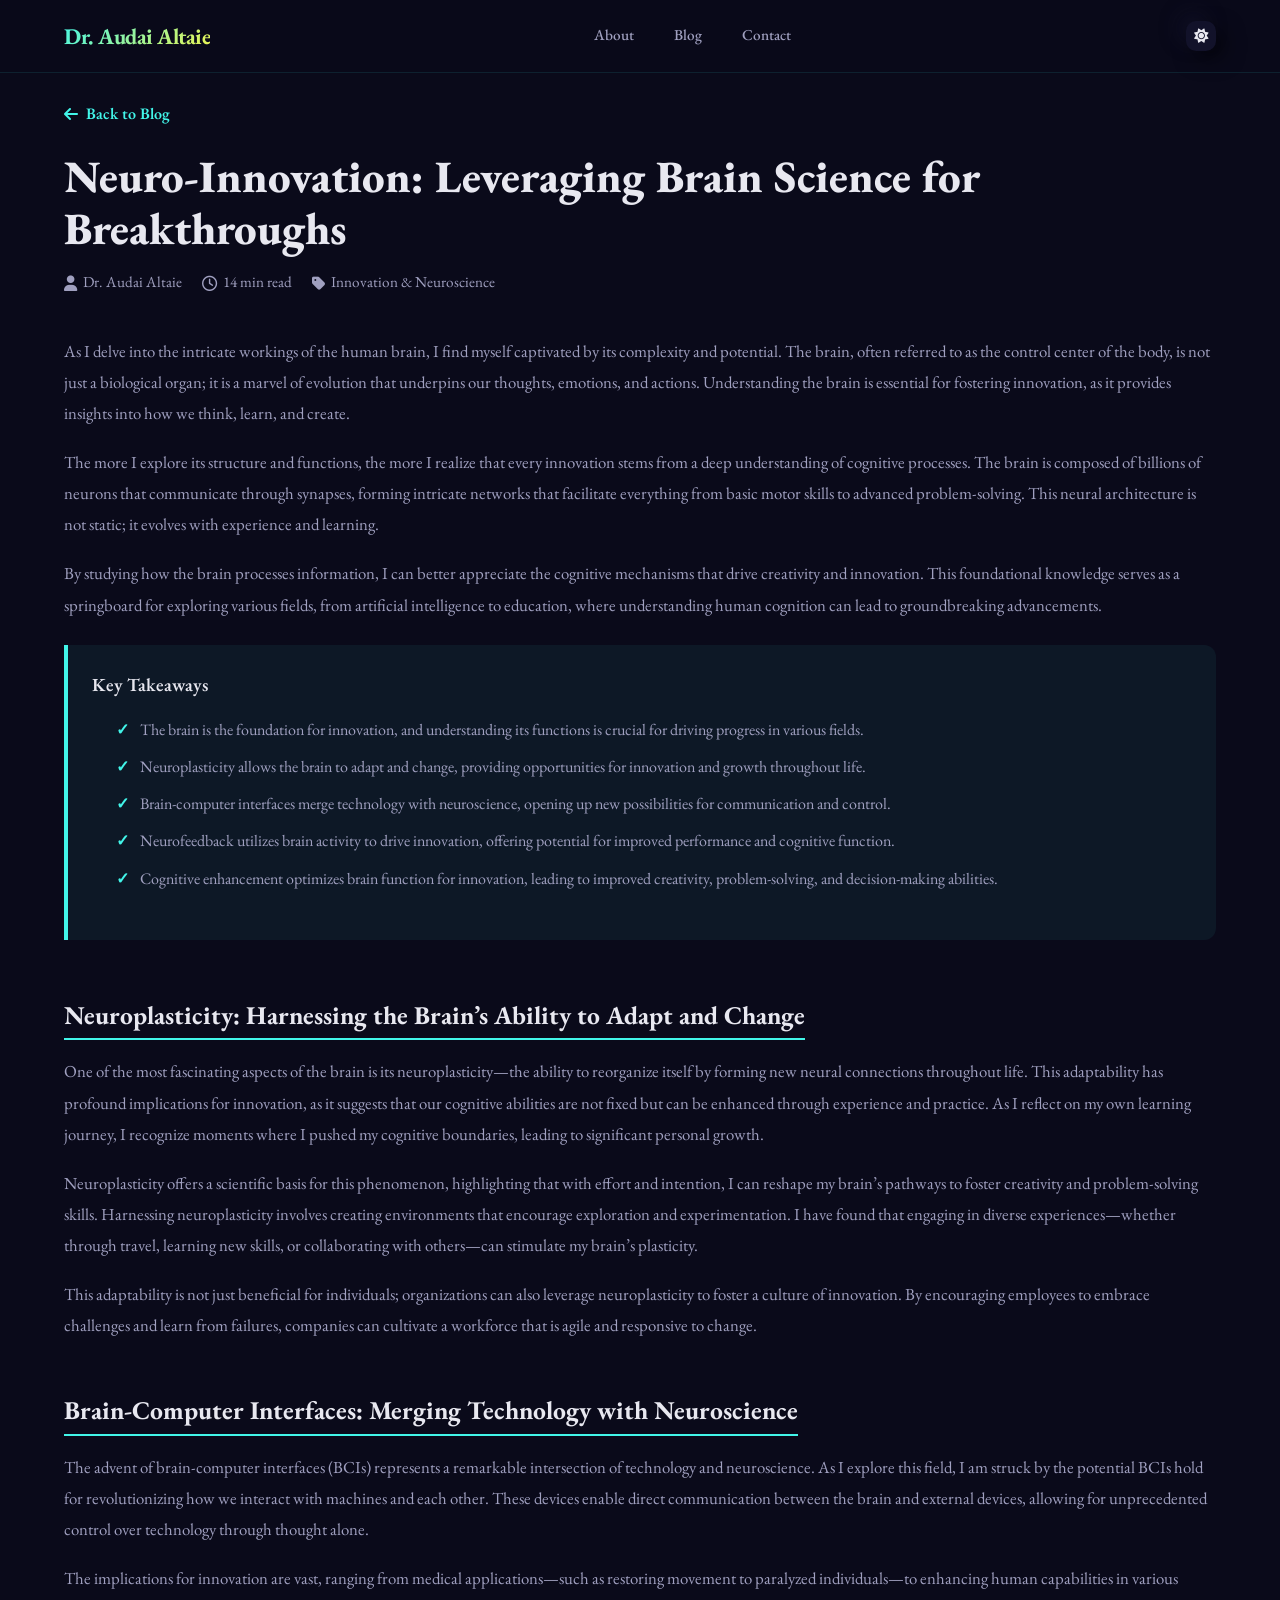
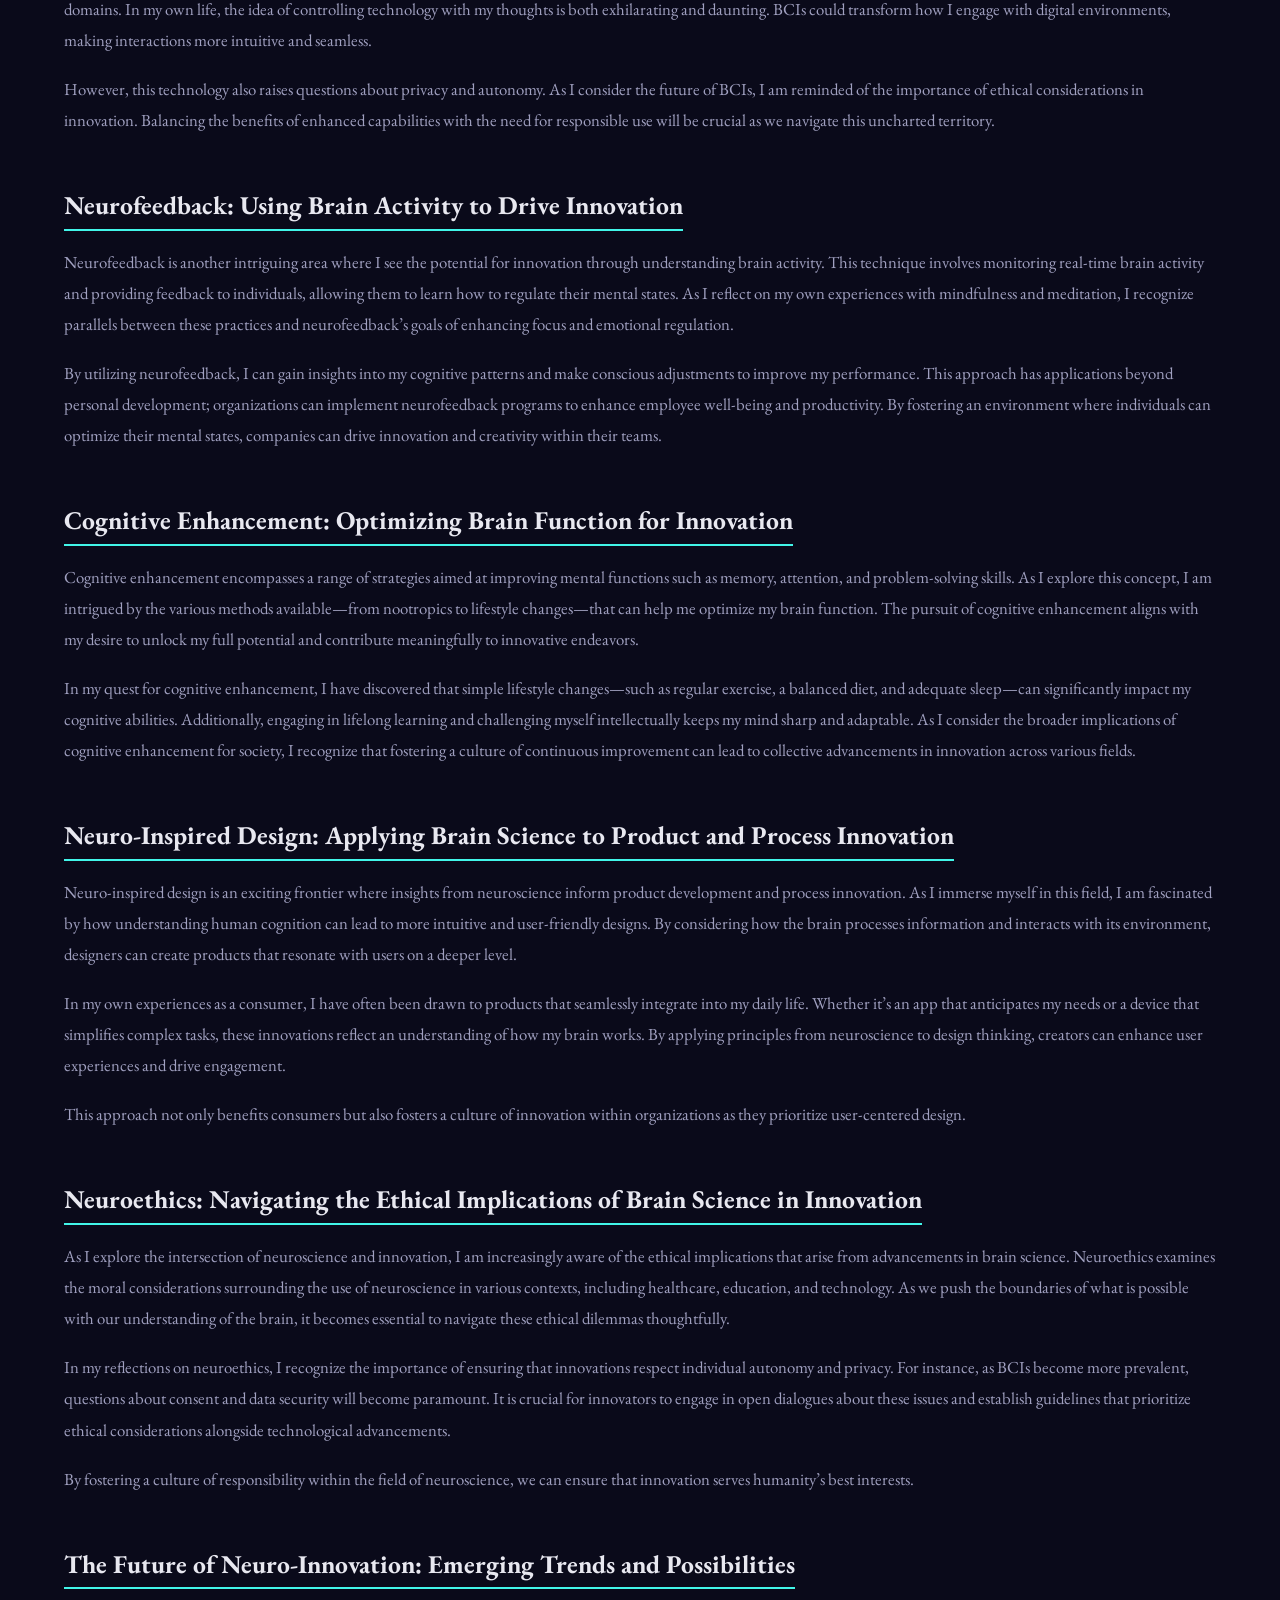
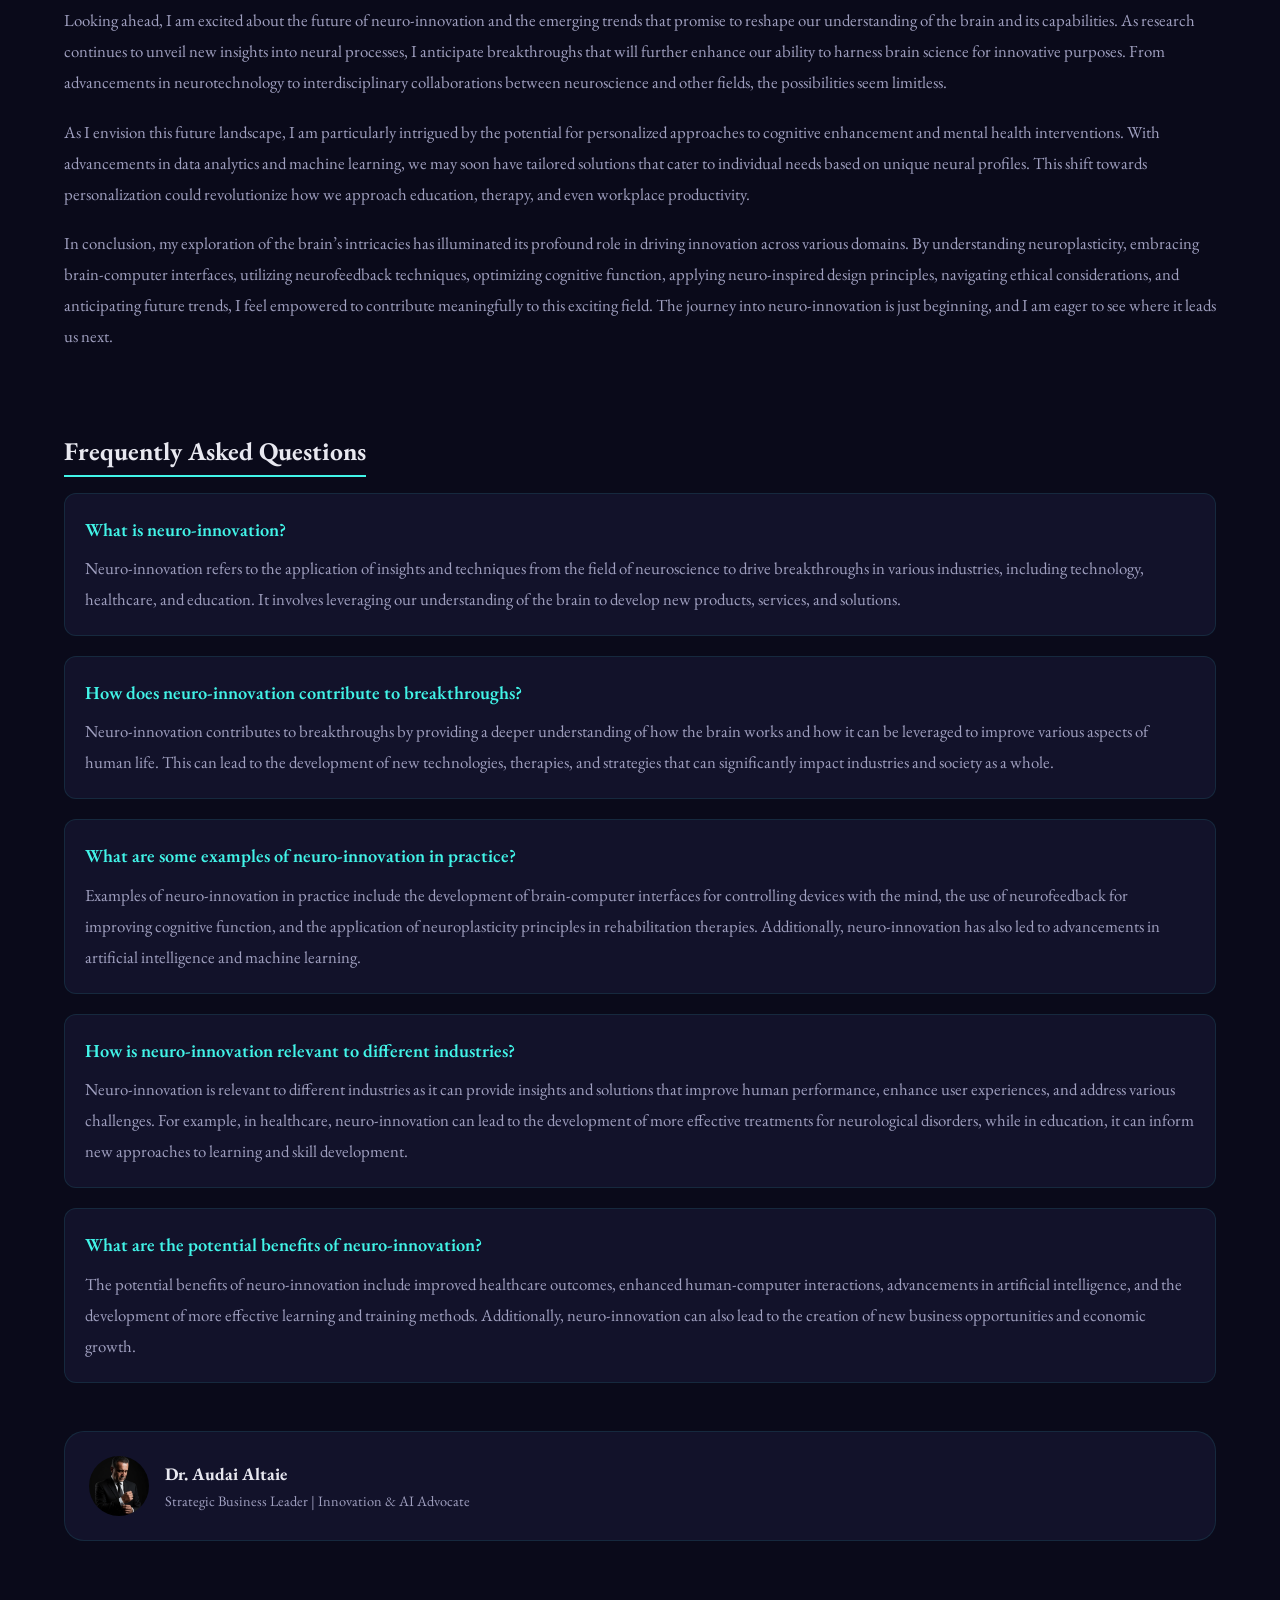
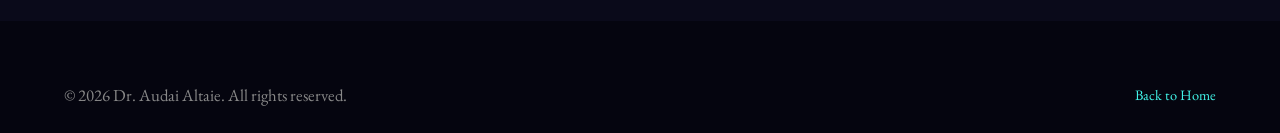
<file: blog-neuro-innovation.html>
<!DOCTYPE html>
<html lang="en" data-theme="dark">
<head>
  <meta charset="UTF-8">
  <meta name="viewport" content="width=device-width, initial-scale=1.0">
  <meta name="description" content="Neuro-Innovation: Leveraging Brain Science for Breakthroughs - by Dr. Audai Altaie">
  <title>Neuro-Innovation: Leveraging Brain Science for Breakthroughs | Dr. Audai Altaie</title>
  <link rel="stylesheet" href="style.css">
  <link rel="stylesheet" href="https://cdnjs.cloudflare.com/ajax/libs/font-awesome/6.4.0/css/all.min.css">
  <style>
    .blog-page { padding-top: 100px; padding-bottom: 80px; }
    .blog-page-header { margin-bottom: 40px; }
    .blog-page-header h1 { margin-bottom: 16px; font-size: clamp(1.8rem, 4vw, 2.8rem); }
    .blog-page-meta { display: flex; gap: 20px; flex-wrap: wrap; color: var(--text-secondary); font-size: 0.95rem; margin-bottom: 24px; }
    .blog-page-meta span { display: flex; align-items: center; gap: 6px; }
    .blog-page-content h2, .blog-page-content h3, .blog-page-content h4 { margin-top: 36px; margin-bottom: 16px; color: var(--text-primary); }
    .blog-page-content h2 { font-size: 1.6rem; border-bottom: 2px solid var(--primary); padding-bottom: 8px; display: inline-block; }
    .blog-page-content h3 { font-size: 1.35rem; }
    .blog-page-content p { color: var(--text-secondary); margin-bottom: 18px; line-height: 1.85; font-size: 1.05rem; }
    .blog-page-content ul, .blog-page-content ol { margin: 16px 0 24px 24px; }
    .blog-page-content li { color: var(--text-secondary); margin-bottom: 10px; line-height: 1.7; list-style: disc; }
    .blog-page-content li strong { color: var(--text-primary); }
    .blog-back { display: inline-flex; align-items: center; gap: 8px; color: var(--primary); font-weight: 600; margin-bottom: 24px; transition: gap 0.3s; }
    .blog-back:hover { gap: 14px; }
    .takeaway-box { background: rgba(var(--primary-rgb), 0.06); border-left: 4px solid var(--primary); padding: 24px; border-radius: 0 12px 12px 0; margin: 24px 0; }
    .takeaway-box li { list-style: none !important; position: relative; padding-left: 24px; }
    .takeaway-box li::before { content: '✓'; position: absolute; left: 0; color: var(--primary); font-weight: 700; }
    .faq-section { margin-top: 48px; }
    .faq-item { margin-bottom: 20px; padding: 20px; background: var(--bg-card); border-radius: 12px; border: 1px solid var(--border-color); }
    .faq-item h4 { color: var(--primary); margin-bottom: 8px; margin-top: 0; }
    .faq-item p { margin-bottom: 0; }
    .blog-page-author { display: flex; align-items: center; gap: 16px; padding: 24px; background: var(--bg-card); border-radius: var(--card-radius); border: 1px solid var(--border-color); margin-top: 48px; }
    .blog-page-author img { width: 60px; height: 60px; border-radius: 50%; object-fit: cover; }
    .blog-page-author .author-name { font-weight: 700; font-size: 1.1rem; }
    .blog-page-author .author-title { color: var(--text-secondary); font-size: 0.9rem; }
  </style>
</head>
<body>
  <nav class="navbar" id="navbar">
    <div class="nav-inner">
      <a href="index.html" class="nav-logo">Dr. Audai Altaie</a>
      <div class="nav-links" id="nav-links">
        <a href="index.html#about">About</a>
        <a href="index.html#blog" class="active">Blog</a>
        <a href="index.html#contact">Contact</a>
      </div>
      <div style="display: flex; align-items: center;">
        <button class="theme-toggle" id="theme-toggle" aria-label="Toggle Theme"><i class="fas fa-sun"></i></button>
        <button class="menu-toggle" id="menu-toggle" aria-label="Menu"><span></span><span></span><span></span></button>
      </div>
    </div>
  </nav>

  <main class="blog-page container">
    <a href="index.html#blog" class="blog-back"><i class="fas fa-arrow-left"></i> Back to Blog</a>

    <div class="blog-page-header">
      <h1>Neuro-Innovation: Leveraging Brain Science for Breakthroughs</h1>
      <div class="blog-page-meta">
        <span><i class="fas fa-user"></i> Dr. Audai Altaie</span>
        <span><i class="far fa-clock"></i> 14 min read</span>
        <span><i class="fas fa-tag"></i> Innovation & Neuroscience</span>
      </div>
    </div>

    <article class="blog-page-content">
      <p>As I delve into the intricate workings of the human brain, I find myself captivated by its complexity and potential. The brain, often referred to as the control center of the body, is not just a biological organ; it is a marvel of evolution that underpins our thoughts, emotions, and actions. Understanding the brain is essential for fostering innovation, as it provides insights into how we think, learn, and create.</p>
      
      <p>The more I explore its structure and functions, the more I realize that every innovation stems from a deep understanding of cognitive processes. The brain is composed of billions of neurons that communicate through synapses, forming intricate networks that facilitate everything from basic motor skills to advanced problem-solving. This neural architecture is not static; it evolves with experience and learning.</p>
      
      <p>By studying how the brain processes information, I can better appreciate the cognitive mechanisms that drive creativity and innovation. This foundational knowledge serves as a springboard for exploring various fields, from artificial intelligence to education, where understanding human cognition can lead to groundbreaking advancements.</p>

      <div class="takeaway-box">
        <h4 style="margin-top:0; margin-bottom: 12px;">Key Takeaways</h4>
        <ul>
          <li>The brain is the foundation for innovation, and understanding its functions is crucial for driving progress in various fields.</li>
          <li>Neuroplasticity allows the brain to adapt and change, providing opportunities for innovation and growth throughout life.</li>
          <li>Brain-computer interfaces merge technology with neuroscience, opening up new possibilities for communication and control.</li>
          <li>Neurofeedback utilizes brain activity to drive innovation, offering potential for improved performance and cognitive function.</li>
          <li>Cognitive enhancement optimizes brain function for innovation, leading to improved creativity, problem-solving, and decision-making abilities.</li>
        </ul>
      </div>

      <h2>Neuroplasticity: Harnessing the Brain’s Ability to Adapt and Change</h2>
      <p>One of the most fascinating aspects of the brain is its neuroplasticity—the ability to reorganize itself by forming new neural connections throughout life. This adaptability has profound implications for innovation, as it suggests that our cognitive abilities are not fixed but can be enhanced through experience and practice. As I reflect on my own learning journey, I recognize moments where I pushed my cognitive boundaries, leading to significant personal growth.</p>
      <p>Neuroplasticity offers a scientific basis for this phenomenon, highlighting that with effort and intention, I can reshape my brain’s pathways to foster creativity and problem-solving skills. Harnessing neuroplasticity involves creating environments that encourage exploration and experimentation. I have found that engaging in diverse experiences—whether through travel, learning new skills, or collaborating with others—can stimulate my brain’s plasticity.</p>
      <p>This adaptability is not just beneficial for individuals; organizations can also leverage neuroplasticity to foster a culture of innovation. By encouraging employees to embrace challenges and learn from failures, companies can cultivate a workforce that is agile and responsive to change.</p>

      <h2>Brain-Computer Interfaces: Merging Technology with Neuroscience</h2>
      <p>The advent of brain-computer interfaces (BCIs) represents a remarkable intersection of technology and neuroscience. As I explore this field, I am struck by the potential BCIs hold for revolutionizing how we interact with machines and each other. These devices enable direct communication between the brain and external devices, allowing for unprecedented control over technology through thought alone.</p>
      <p>The implications for innovation are vast, ranging from medical applications—such as restoring movement to paralyzed individuals—to enhancing human capabilities in various domains. In my own life, the idea of controlling technology with my thoughts is both exhilarating and daunting. BCIs could transform how I engage with digital environments, making interactions more intuitive and seamless.</p>
      <p>However, this technology also raises questions about privacy and autonomy. As I consider the future of BCIs, I am reminded of the importance of ethical considerations in innovation. Balancing the benefits of enhanced capabilities with the need for responsible use will be crucial as we navigate this uncharted territory.</p>

      <h2>Neurofeedback: Using Brain Activity to Drive Innovation</h2>
      <p>Neurofeedback is another intriguing area where I see the potential for innovation through understanding brain activity. This technique involves monitoring real-time brain activity and providing feedback to individuals, allowing them to learn how to regulate their mental states. As I reflect on my own experiences with mindfulness and meditation, I recognize parallels between these practices and neurofeedback’s goals of enhancing focus and emotional regulation.</p>
      <p>By utilizing neurofeedback, I can gain insights into my cognitive patterns and make conscious adjustments to improve my performance. This approach has applications beyond personal development; organizations can implement neurofeedback programs to enhance employee well-being and productivity. By fostering an environment where individuals can optimize their mental states, companies can drive innovation and creativity within their teams.</p>

      <h2>Cognitive Enhancement: Optimizing Brain Function for Innovation</h2>
      <p>Cognitive enhancement encompasses a range of strategies aimed at improving mental functions such as memory, attention, and problem-solving skills. As I explore this concept, I am intrigued by the various methods available—from nootropics to lifestyle changes—that can help me optimize my brain function. The pursuit of cognitive enhancement aligns with my desire to unlock my full potential and contribute meaningfully to innovative endeavors.</p>
      <p>In my quest for cognitive enhancement, I have discovered that simple lifestyle changes—such as regular exercise, a balanced diet, and adequate sleep—can significantly impact my cognitive abilities. Additionally, engaging in lifelong learning and challenging myself intellectually keeps my mind sharp and adaptable. As I consider the broader implications of cognitive enhancement for society, I recognize that fostering a culture of continuous improvement can lead to collective advancements in innovation across various fields.</p>

      <h2>Neuro-Inspired Design: Applying Brain Science to Product and Process Innovation</h2>
      <p>Neuro-inspired design is an exciting frontier where insights from neuroscience inform product development and process innovation. As I immerse myself in this field, I am fascinated by how understanding human cognition can lead to more intuitive and user-friendly designs. By considering how the brain processes information and interacts with its environment, designers can create products that resonate with users on a deeper level.</p>
      <p>In my own experiences as a consumer, I have often been drawn to products that seamlessly integrate into my daily life. Whether it’s an app that anticipates my needs or a device that simplifies complex tasks, these innovations reflect an understanding of how my brain works. By applying principles from neuroscience to design thinking, creators can enhance user experiences and drive engagement.</p>
      <p>This approach not only benefits consumers but also fosters a culture of innovation within organizations as they prioritize user-centered design.</p>

      <h2>Neuroethics: Navigating the Ethical Implications of Brain Science in Innovation</h2>
      <p>As I explore the intersection of neuroscience and innovation, I am increasingly aware of the ethical implications that arise from advancements in brain science. Neuroethics examines the moral considerations surrounding the use of neuroscience in various contexts, including healthcare, education, and technology. As we push the boundaries of what is possible with our understanding of the brain, it becomes essential to navigate these ethical dilemmas thoughtfully.</p>
      <p>In my reflections on neuroethics, I recognize the importance of ensuring that innovations respect individual autonomy and privacy. For instance, as BCIs become more prevalent, questions about consent and data security will become paramount. It is crucial for innovators to engage in open dialogues about these issues and establish guidelines that prioritize ethical considerations alongside technological advancements.</p>
      <p>By fostering a culture of responsibility within the field of neuroscience, we can ensure that innovation serves humanity’s best interests.</p>

      <h2>The Future of Neuro-Innovation: Emerging Trends and Possibilities</h2>
      <p>Looking ahead, I am excited about the future of neuro-innovation and the emerging trends that promise to reshape our understanding of the brain and its capabilities. As research continues to unveil new insights into neural processes, I anticipate breakthroughs that will further enhance our ability to harness brain science for innovative purposes. From advancements in neurotechnology to interdisciplinary collaborations between neuroscience and other fields, the possibilities seem limitless.</p>
      <p>As I envision this future landscape, I am particularly intrigued by the potential for personalized approaches to cognitive enhancement and mental health interventions. With advancements in data analytics and machine learning, we may soon have tailored solutions that cater to individual needs based on unique neural profiles. This shift towards personalization could revolutionize how we approach education, therapy, and even workplace productivity.</p>
      <p>In conclusion, my exploration of the brain’s intricacies has illuminated its profound role in driving innovation across various domains. By understanding neuroplasticity, embracing brain-computer interfaces, utilizing neurofeedback techniques, optimizing cognitive function, applying neuro-inspired design principles, navigating ethical considerations, and anticipating future trends, I feel empowered to contribute meaningfully to this exciting field. The journey into neuro-innovation is just beginning, and I am eager to see where it leads us next.</p>

      <div class="faq-section">
        <h2>Frequently Asked Questions</h2>
        <div class="faq-item">
          <h4>What is neuro-innovation?</h4>
          <p>Neuro-innovation refers to the application of insights and techniques from the field of neuroscience to drive breakthroughs in various industries, including technology, healthcare, and education. It involves leveraging our understanding of the brain to develop new products, services, and solutions.</p>
        </div>
        <div class="faq-item">
          <h4>How does neuro-innovation contribute to breakthroughs?</h4>
          <p>Neuro-innovation contributes to breakthroughs by providing a deeper understanding of how the brain works and how it can be leveraged to improve various aspects of human life. This can lead to the development of new technologies, therapies, and strategies that can significantly impact industries and society as a whole.</p>
        </div>
        <div class="faq-item">
          <h4>What are some examples of neuro-innovation in practice?</h4>
          <p>Examples of neuro-innovation in practice include the development of brain-computer interfaces for controlling devices with the mind, the use of neurofeedback for improving cognitive function, and the application of neuroplasticity principles in rehabilitation therapies. Additionally, neuro-innovation has also led to advancements in artificial intelligence and machine learning.</p>
        </div>
        <div class="faq-item">
          <h4>How is neuro-innovation relevant to different industries?</h4>
          <p>Neuro-innovation is relevant to different industries as it can provide insights and solutions that improve human performance, enhance user experiences, and address various challenges. For example, in healthcare, neuro-innovation can lead to the development of more effective treatments for neurological disorders, while in education, it can inform new approaches to learning and skill development.</p>
        </div>
        <div class="faq-item">
          <h4>What are the potential benefits of neuro-innovation?</h4>
          <p>The potential benefits of neuro-innovation include improved healthcare outcomes, enhanced human-computer interactions, advancements in artificial intelligence, and the development of more effective learning and training methods. Additionally, neuro-innovation can also lead to the creation of new business opportunities and economic growth.</p>
        </div>
      </div>

      <div class="blog-page-author">
        <img src="assets/profile.jpeg" alt="Dr. Audai Altaie">
        <div>
          <div class="author-name">Dr. Audai Altaie</div>
          <div class="author-title">Strategic Business Leader | Innovation & AI Advocate</div>
        </div>
      </div>
    </article>
  </main>

  <footer class="footer">
    <div class="container">
      <div class="footer-bottom" style="border-top: none; padding-top: 0;">
        <p>&copy; 2026 Dr. Audai Altaie. All rights reserved.</p>
        <a href="index.html">Back to Home</a>
      </div>
    </div>
  </footer>

  <script src="script.js"></script>
</body>
</html>
</file>
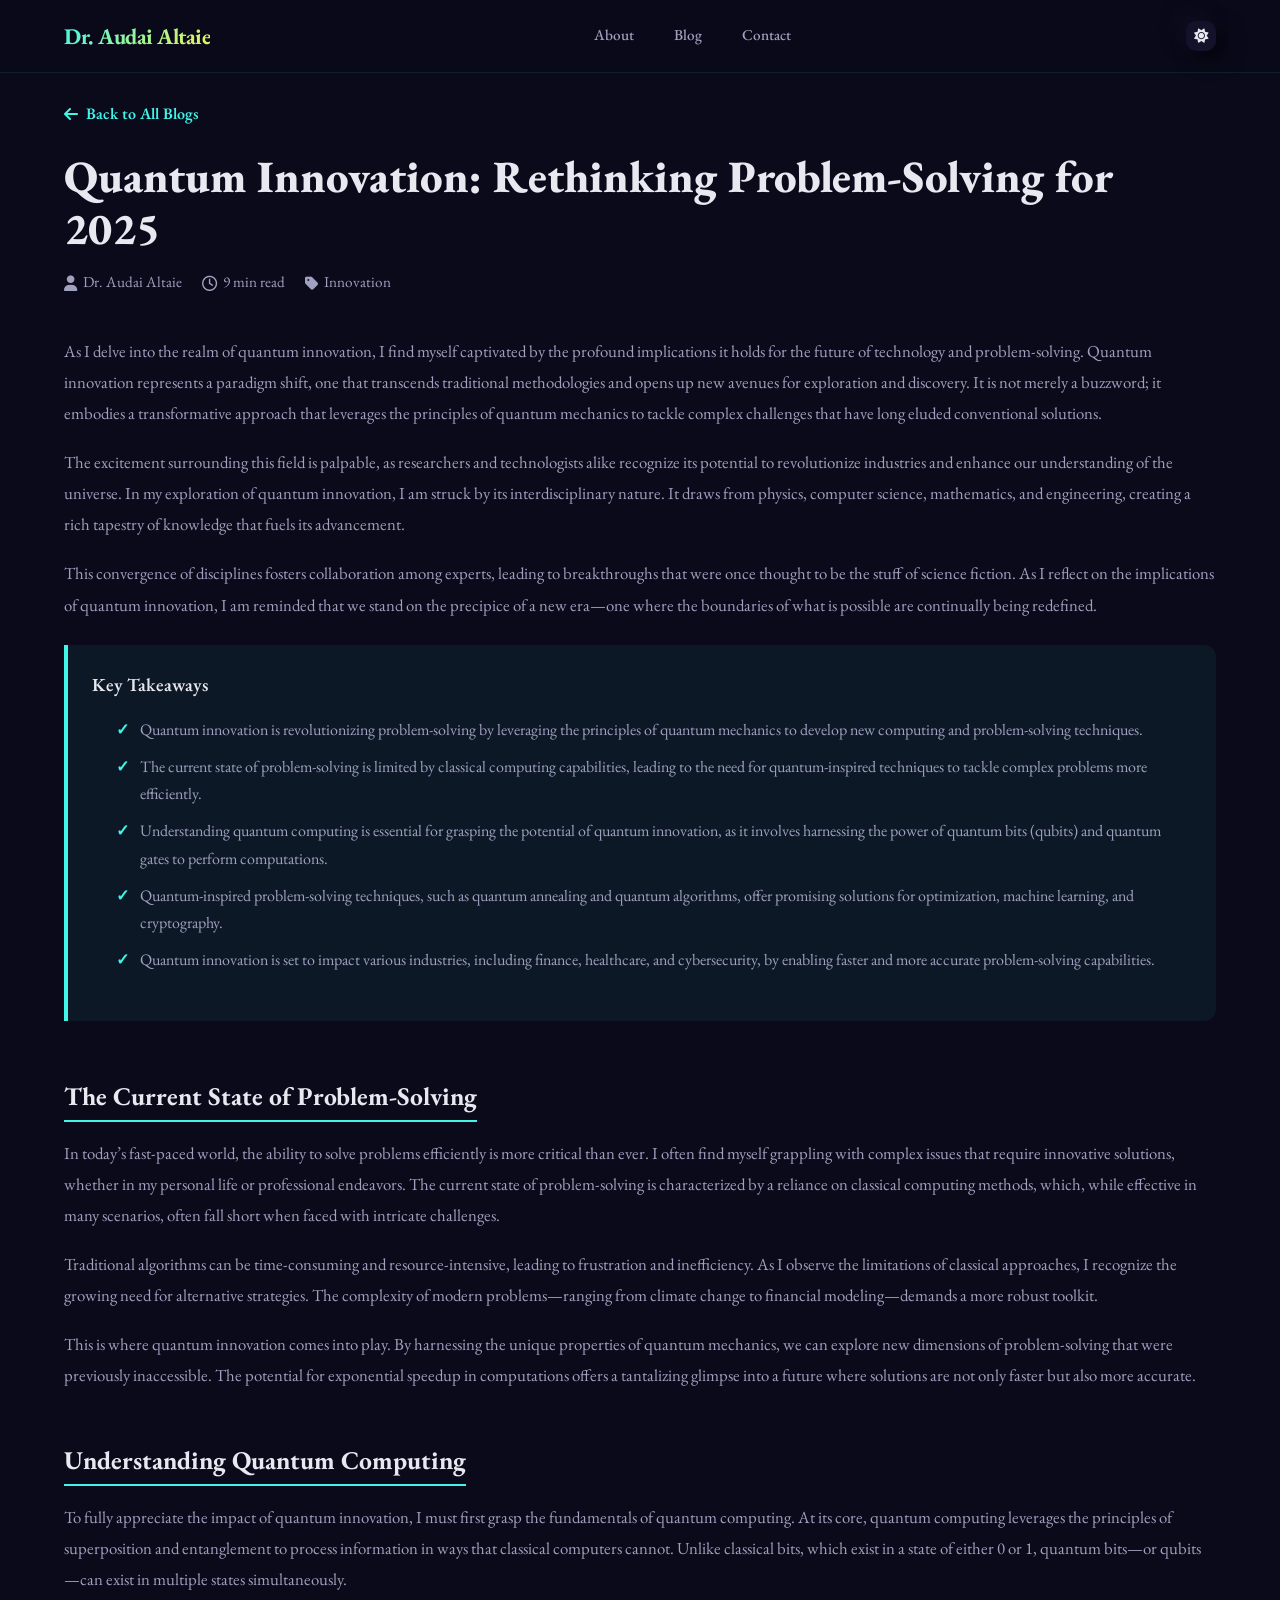
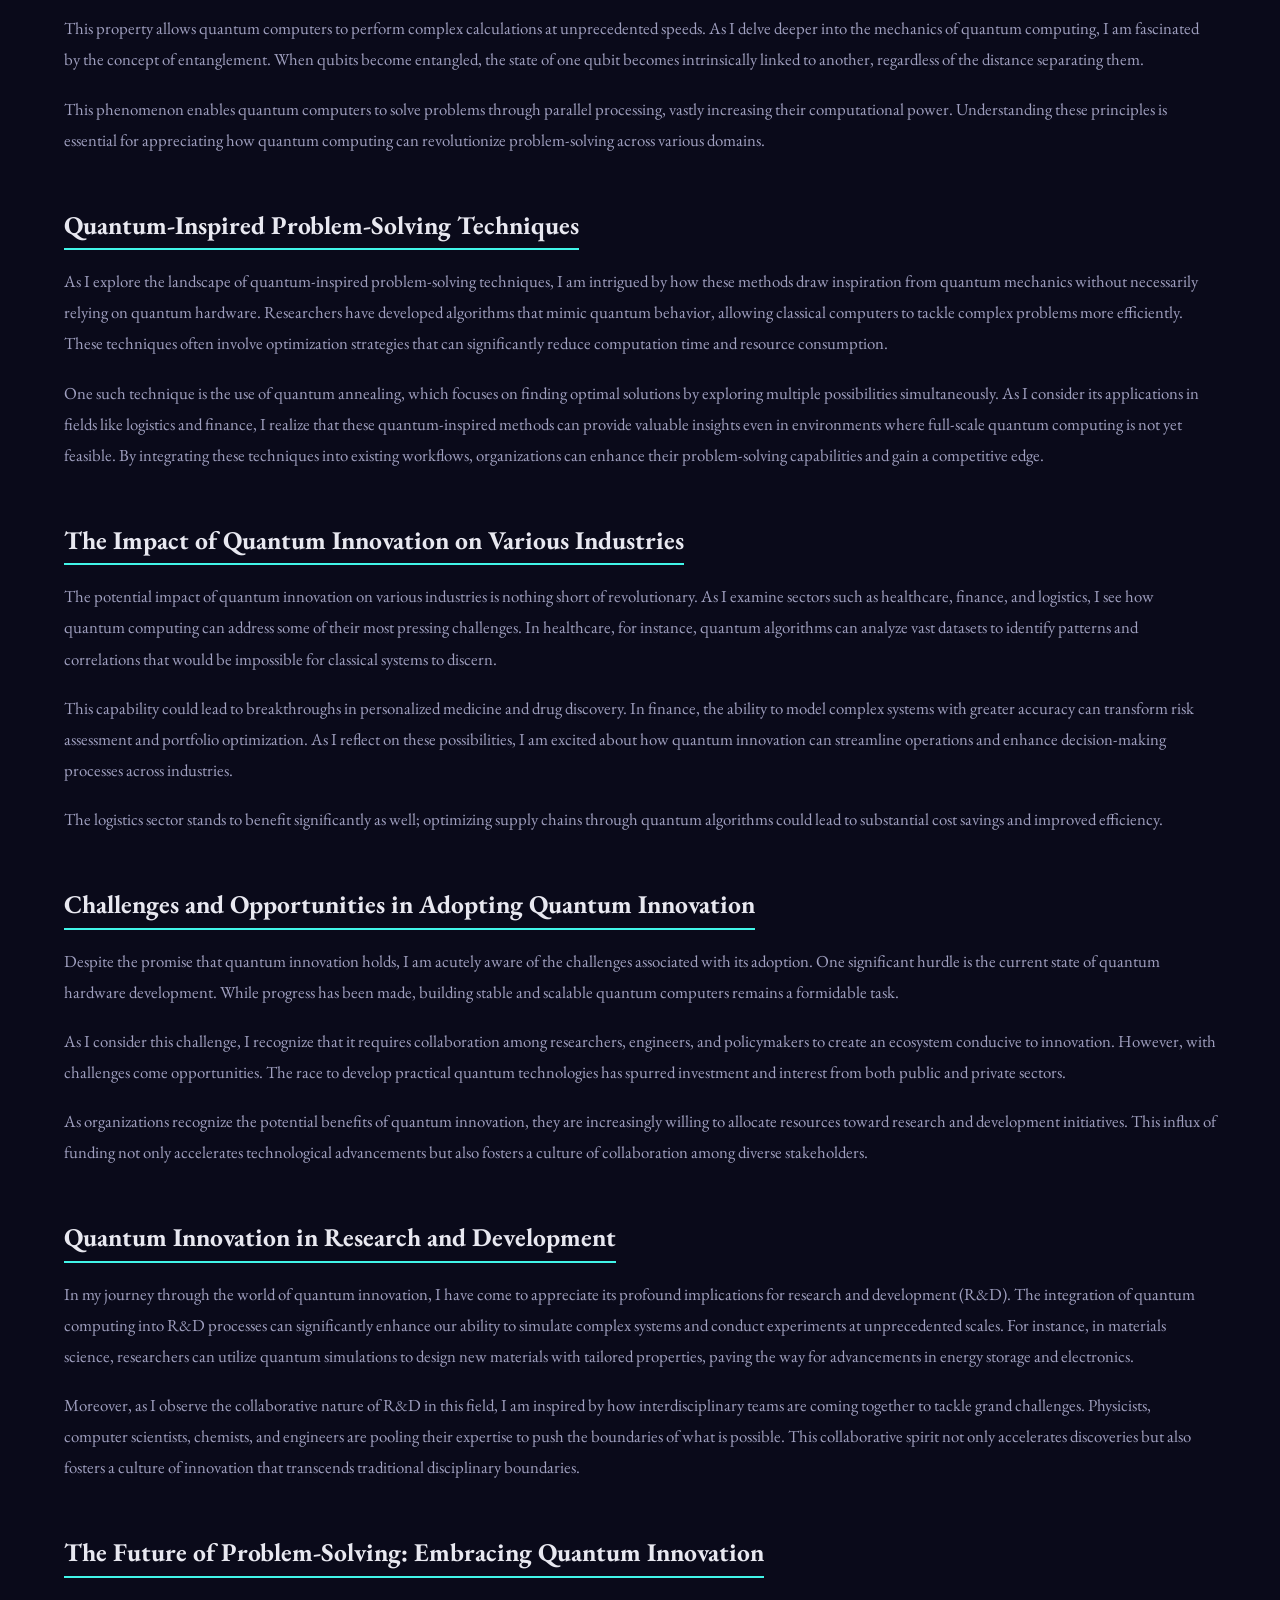
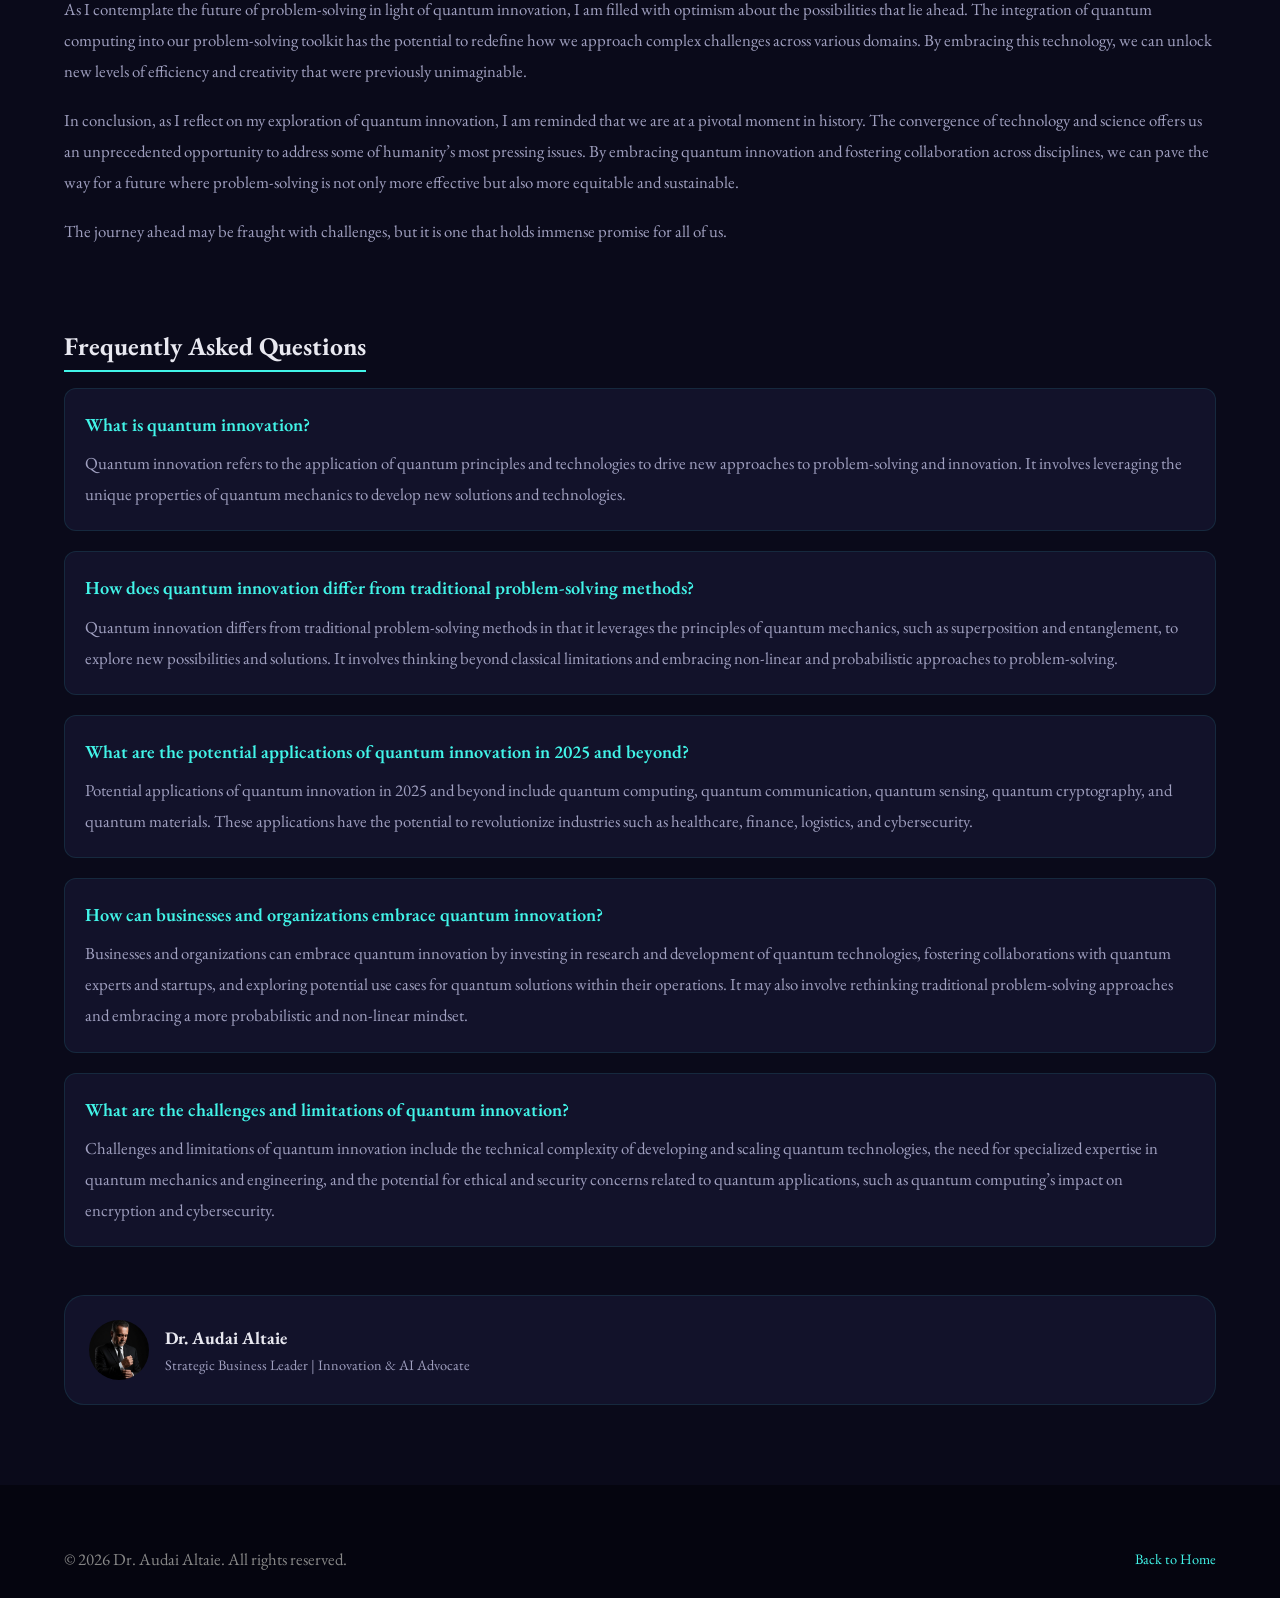
<file: blog-quantum-innovation.html>
<!DOCTYPE html>
<html lang="en" data-theme="dark">
<head>
  <meta charset="UTF-8">
  <meta name="viewport" content="width=device-width, initial-scale=1.0">
  <meta name="description" content="Quantum Innovation: Rethinking Problem-Solving for 2025 - by Dr. Audai Altaie">
  <title>Quantum Innovation: Rethinking Problem-Solving for 2025 | Dr. Audai Altaie</title>
  <link rel="stylesheet" href="style.css">
  <link rel="stylesheet" href="https://cdnjs.cloudflare.com/ajax/libs/font-awesome/6.4.0/css/all.min.css">
  <style>.blog-page{padding-top:100px;padding-bottom:80px}.blog-page-header{margin-bottom:40px}.blog-page-header h1{margin-bottom:16px;font-size:clamp(1.8rem,4vw,2.8rem)}.blog-page-meta{display:flex;gap:20px;flex-wrap:wrap;color:var(--text-secondary);font-size:.95rem;margin-bottom:24px}.blog-page-meta span{display:flex;align-items:center;gap:6px}.blog-page-content h2,.blog-page-content h3{margin-top:36px;margin-bottom:16px;color:var(--text-primary)}.blog-page-content h2{font-size:1.6rem;border-bottom:2px solid var(--primary);padding-bottom:8px;display:inline-block}.blog-page-content h3{font-size:1.35rem}.blog-page-content p{color:var(--text-secondary);margin-bottom:18px;line-height:1.85;font-size:1.05rem}.blog-page-content ul{margin:16px 0 24px 24px}.blog-page-content li{color:var(--text-secondary);margin-bottom:10px;line-height:1.7;list-style:disc}.blog-page-content li strong{color:var(--text-primary)}.blog-back{display:inline-flex;align-items:center;gap:8px;color:var(--primary);font-weight:600;margin-bottom:24px;transition:gap .3s}.blog-back:hover{gap:14px}.takeaway-box{background:rgba(var(--primary-rgb),.06);border-left:4px solid var(--primary);padding:24px;border-radius:0 12px 12px 0;margin:24px 0}.takeaway-box li{list-style:none!important;position:relative;padding-left:24px}.takeaway-box li::before{content:'✓';position:absolute;left:0;color:var(--primary);font-weight:700}.faq-section{margin-top:48px}.faq-item{margin-bottom:20px;padding:20px;background:var(--bg-card);border-radius:12px;border:1px solid var(--border-color)}.faq-item h4{color:var(--primary);margin-bottom:8px;margin-top:0}.faq-item p{margin-bottom:0}.blog-page-author{display:flex;align-items:center;gap:16px;padding:24px;background:var(--bg-card);border-radius:var(--card-radius);border:1px solid var(--border-color);margin-top:48px}.blog-page-author img{width:60px;height:60px;border-radius:50%;object-fit:cover}.blog-page-author .author-name{font-weight:700;font-size:1.1rem}.blog-page-author .author-title{color:var(--text-secondary);font-size:.9rem}</style>
</head>
<body>
  <nav class="navbar" id="navbar"><div class="nav-inner"><a href="index.html" class="nav-logo">Dr. Audai Altaie</a><div class="nav-links" id="nav-links"><a href="index.html#about">About</a><a href="index.html#blog" class="active">Blog</a><a href="index.html#contact">Contact</a></div><div style="display:flex;align-items:center;"><button class="theme-toggle" id="theme-toggle" aria-label="Toggle Theme"><i class="fas fa-sun"></i></button><button class="menu-toggle" id="menu-toggle" aria-label="Menu"><span></span><span></span><span></span></button></div></div></nav>

  <main class="blog-page container">
    <a href="blogs.html" class="blog-back"><i class="fas fa-arrow-left"></i> Back to All Blogs</a>
    <div class="blog-page-header">
      <h1>Quantum Innovation: Rethinking Problem-Solving for 2025</h1>
      <div class="blog-page-meta"><span><i class="fas fa-user"></i> Dr. Audai Altaie</span><span><i class="far fa-clock"></i> 9 min read</span><span><i class="fas fa-tag"></i> Innovation</span></div>
    </div>
    <article class="blog-page-content">
      <p>As I delve into the realm of quantum innovation, I find myself captivated by the profound implications it holds for the future of technology and problem-solving. Quantum innovation represents a paradigm shift, one that transcends traditional methodologies and opens up new avenues for exploration and discovery. It is not merely a buzzword; it embodies a transformative approach that leverages the principles of quantum mechanics to tackle complex challenges that have long eluded conventional solutions.</p>
      
      <p>The excitement surrounding this field is palpable, as researchers and technologists alike recognize its potential to revolutionize industries and enhance our understanding of the universe. In my exploration of quantum innovation, I am struck by its interdisciplinary nature. It draws from physics, computer science, mathematics, and engineering, creating a rich tapestry of knowledge that fuels its advancement.</p>
      
      <p>This convergence of disciplines fosters collaboration among experts, leading to breakthroughs that were once thought to be the stuff of science fiction. As I reflect on the implications of quantum innovation, I am reminded that we stand on the precipice of a new era—one where the boundaries of what is possible are continually being redefined.</p>

      <div class="takeaway-box">
        <h4 style="margin-top:0;margin-bottom:12px;">Key Takeaways</h4>
        <ul>
          <li>Quantum innovation is revolutionizing problem-solving by leveraging the principles of quantum mechanics to develop new computing and problem-solving techniques.</li>
          <li>The current state of problem-solving is limited by classical computing capabilities, leading to the need for quantum-inspired techniques to tackle complex problems more efficiently.</li>
          <li>Understanding quantum computing is essential for grasping the potential of quantum innovation, as it involves harnessing the power of quantum bits (qubits) and quantum gates to perform computations.</li>
          <li>Quantum-inspired problem-solving techniques, such as quantum annealing and quantum algorithms, offer promising solutions for optimization, machine learning, and cryptography.</li>
          <li>Quantum innovation is set to impact various industries, including finance, healthcare, and cybersecurity, by enabling faster and more accurate problem-solving capabilities.</li>
        </ul>
      </div>

      <h2>The Current State of Problem-Solving</h2>
      <p>In today’s fast-paced world, the ability to solve problems efficiently is more critical than ever. I often find myself grappling with complex issues that require innovative solutions, whether in my personal life or professional endeavors. The current state of problem-solving is characterized by a reliance on classical computing methods, which, while effective in many scenarios, often fall short when faced with intricate challenges.</p>
      
      <p>Traditional algorithms can be time-consuming and resource-intensive, leading to frustration and inefficiency. As I observe the limitations of classical approaches, I recognize the growing need for alternative strategies. The complexity of modern problems—ranging from climate change to financial modeling—demands a more robust toolkit.</p>
      
      <p>This is where quantum innovation comes into play. By harnessing the unique properties of quantum mechanics, we can explore new dimensions of problem-solving that were previously inaccessible. The potential for exponential speedup in computations offers a tantalizing glimpse into a future where solutions are not only faster but also more accurate.</p>

      <h2>Understanding Quantum Computing</h2>
      <p>To fully appreciate the impact of quantum innovation, I must first grasp the fundamentals of quantum computing. At its core, quantum computing leverages the principles of superposition and entanglement to process information in ways that classical computers cannot. Unlike classical bits, which exist in a state of either 0 or 1, quantum bits—or qubits—can exist in multiple states simultaneously.</p>
      
      <p>This property allows quantum computers to perform complex calculations at unprecedented speeds. As I delve deeper into the mechanics of quantum computing, I am fascinated by the concept of entanglement. When qubits become entangled, the state of one qubit becomes intrinsically linked to another, regardless of the distance separating them.</p>
      
      <p>This phenomenon enables quantum computers to solve problems through parallel processing, vastly increasing their computational power. Understanding these principles is essential for appreciating how quantum computing can revolutionize problem-solving across various domains.</p>

      <h2>Quantum-Inspired Problem-Solving Techniques</h2>
      <p>As I explore the landscape of quantum-inspired problem-solving techniques, I am intrigued by how these methods draw inspiration from quantum mechanics without necessarily relying on quantum hardware. Researchers have developed algorithms that mimic quantum behavior, allowing classical computers to tackle complex problems more efficiently. These techniques often involve optimization strategies that can significantly reduce computation time and resource consumption.</p>
      
      <p>One such technique is the use of quantum annealing, which focuses on finding optimal solutions by exploring multiple possibilities simultaneously. As I consider its applications in fields like logistics and finance, I realize that these quantum-inspired methods can provide valuable insights even in environments where full-scale quantum computing is not yet feasible. By integrating these techniques into existing workflows, organizations can enhance their problem-solving capabilities and gain a competitive edge.</p>

      <h2>The Impact of Quantum Innovation on Various Industries</h2>
      <p>The potential impact of quantum innovation on various industries is nothing short of revolutionary. As I examine sectors such as healthcare, finance, and logistics, I see how quantum computing can address some of their most pressing challenges. In healthcare, for instance, quantum algorithms can analyze vast datasets to identify patterns and correlations that would be impossible for classical systems to discern.</p>
      
      <p>This capability could lead to breakthroughs in personalized medicine and drug discovery. In finance, the ability to model complex systems with greater accuracy can transform risk assessment and portfolio optimization. As I reflect on these possibilities, I am excited about how quantum innovation can streamline operations and enhance decision-making processes across industries.</p>
      
      <p>The logistics sector stands to benefit significantly as well; optimizing supply chains through quantum algorithms could lead to substantial cost savings and improved efficiency.</p>

      <h2>Challenges and Opportunities in Adopting Quantum Innovation</h2>
      <p>Despite the promise that quantum innovation holds, I am acutely aware of the challenges associated with its adoption. One significant hurdle is the current state of quantum hardware development. While progress has been made, building stable and scalable quantum computers remains a formidable task.</p>
      
      <p>As I consider this challenge, I recognize that it requires collaboration among researchers, engineers, and policymakers to create an ecosystem conducive to innovation. However, with challenges come opportunities. The race to develop practical quantum technologies has spurred investment and interest from both public and private sectors.</p>
      
      <p>As organizations recognize the potential benefits of quantum innovation, they are increasingly willing to allocate resources toward research and development initiatives. This influx of funding not only accelerates technological advancements but also fosters a culture of collaboration among diverse stakeholders.</p>

      <h2>Quantum Innovation in Research and Development</h2>
      <p>In my journey through the world of quantum innovation, I have come to appreciate its profound implications for research and development (R&D). The integration of quantum computing into R&D processes can significantly enhance our ability to simulate complex systems and conduct experiments at unprecedented scales. For instance, in materials science, researchers can utilize quantum simulations to design new materials with tailored properties, paving the way for advancements in energy storage and electronics.</p>
      
      <p>Moreover, as I observe the collaborative nature of R&D in this field, I am inspired by how interdisciplinary teams are coming together to tackle grand challenges. Physicists, computer scientists, chemists, and engineers are pooling their expertise to push the boundaries of what is possible. This collaborative spirit not only accelerates discoveries but also fosters a culture of innovation that transcends traditional disciplinary boundaries.</p>

      <h2>The Future of Problem-Solving: Embracing Quantum Innovation</h2>
      <p>As I contemplate the future of problem-solving in light of quantum innovation, I am filled with optimism about the possibilities that lie ahead. The integration of quantum computing into our problem-solving toolkit has the potential to redefine how we approach complex challenges across various domains. By embracing this technology, we can unlock new levels of efficiency and creativity that were previously unimaginable.</p>
      
      <p>In conclusion, as I reflect on my exploration of quantum innovation, I am reminded that we are at a pivotal moment in history. The convergence of technology and science offers us an unprecedented opportunity to address some of humanity’s most pressing issues. By embracing quantum innovation and fostering collaboration across disciplines, we can pave the way for a future where problem-solving is not only more effective but also more equitable and sustainable.</p>
      
      <p>The journey ahead may be fraught with challenges, but it is one that holds immense promise for all of us.</p>

      <div class="faq-section">
        <h2>Frequently Asked Questions</h2>
        <div class="faq-item">
          <h4>What is quantum innovation?</h4>
          <p>Quantum innovation refers to the application of quantum principles and technologies to drive new approaches to problem-solving and innovation. It involves leveraging the unique properties of quantum mechanics to develop new solutions and technologies.</p>
        </div>
        <div class="faq-item">
          <h4>How does quantum innovation differ from traditional problem-solving methods?</h4>
          <p>Quantum innovation differs from traditional problem-solving methods in that it leverages the principles of quantum mechanics, such as superposition and entanglement, to explore new possibilities and solutions. It involves thinking beyond classical limitations and embracing non-linear and probabilistic approaches to problem-solving.</p>
        </div>
        <div class="faq-item">
          <h4>What are the potential applications of quantum innovation in 2025 and beyond?</h4>
          <p>Potential applications of quantum innovation in 2025 and beyond include quantum computing, quantum communication, quantum sensing, quantum cryptography, and quantum materials. These applications have the potential to revolutionize industries such as healthcare, finance, logistics, and cybersecurity.</p>
        </div>
        <div class="faq-item">
          <h4>How can businesses and organizations embrace quantum innovation?</h4>
          <p>Businesses and organizations can embrace quantum innovation by investing in research and development of quantum technologies, fostering collaborations with quantum experts and startups, and exploring potential use cases for quantum solutions within their operations. It may also involve rethinking traditional problem-solving approaches and embracing a more probabilistic and non-linear mindset.</p>
        </div>
        <div class="faq-item">
          <h4>What are the challenges and limitations of quantum innovation?</h4>
          <p>Challenges and limitations of quantum innovation include the technical complexity of developing and scaling quantum technologies, the need for specialized expertise in quantum mechanics and engineering, and the potential for ethical and security concerns related to quantum applications, such as quantum computing’s impact on encryption and cybersecurity.</p>
        </div>
      </div>

      <div class="blog-page-author"><img src="assets/profile.jpeg" alt="Dr. Audai Altaie"><div><div class="author-name">Dr. Audai Altaie</div><div class="author-title">Strategic Business Leader | Innovation & AI Advocate</div></div></div>
    </article>
  </main>
  <footer class="footer"><div class="container"><div class="footer-bottom" style="border-top:none;padding-top:0;"><p>&copy; 2026 Dr. Audai Altaie. All rights reserved.</p><a href="index.html">Back to Home</a></div></div></footer>
  <script src="script.js"></script>
</body>
</html>
</file>
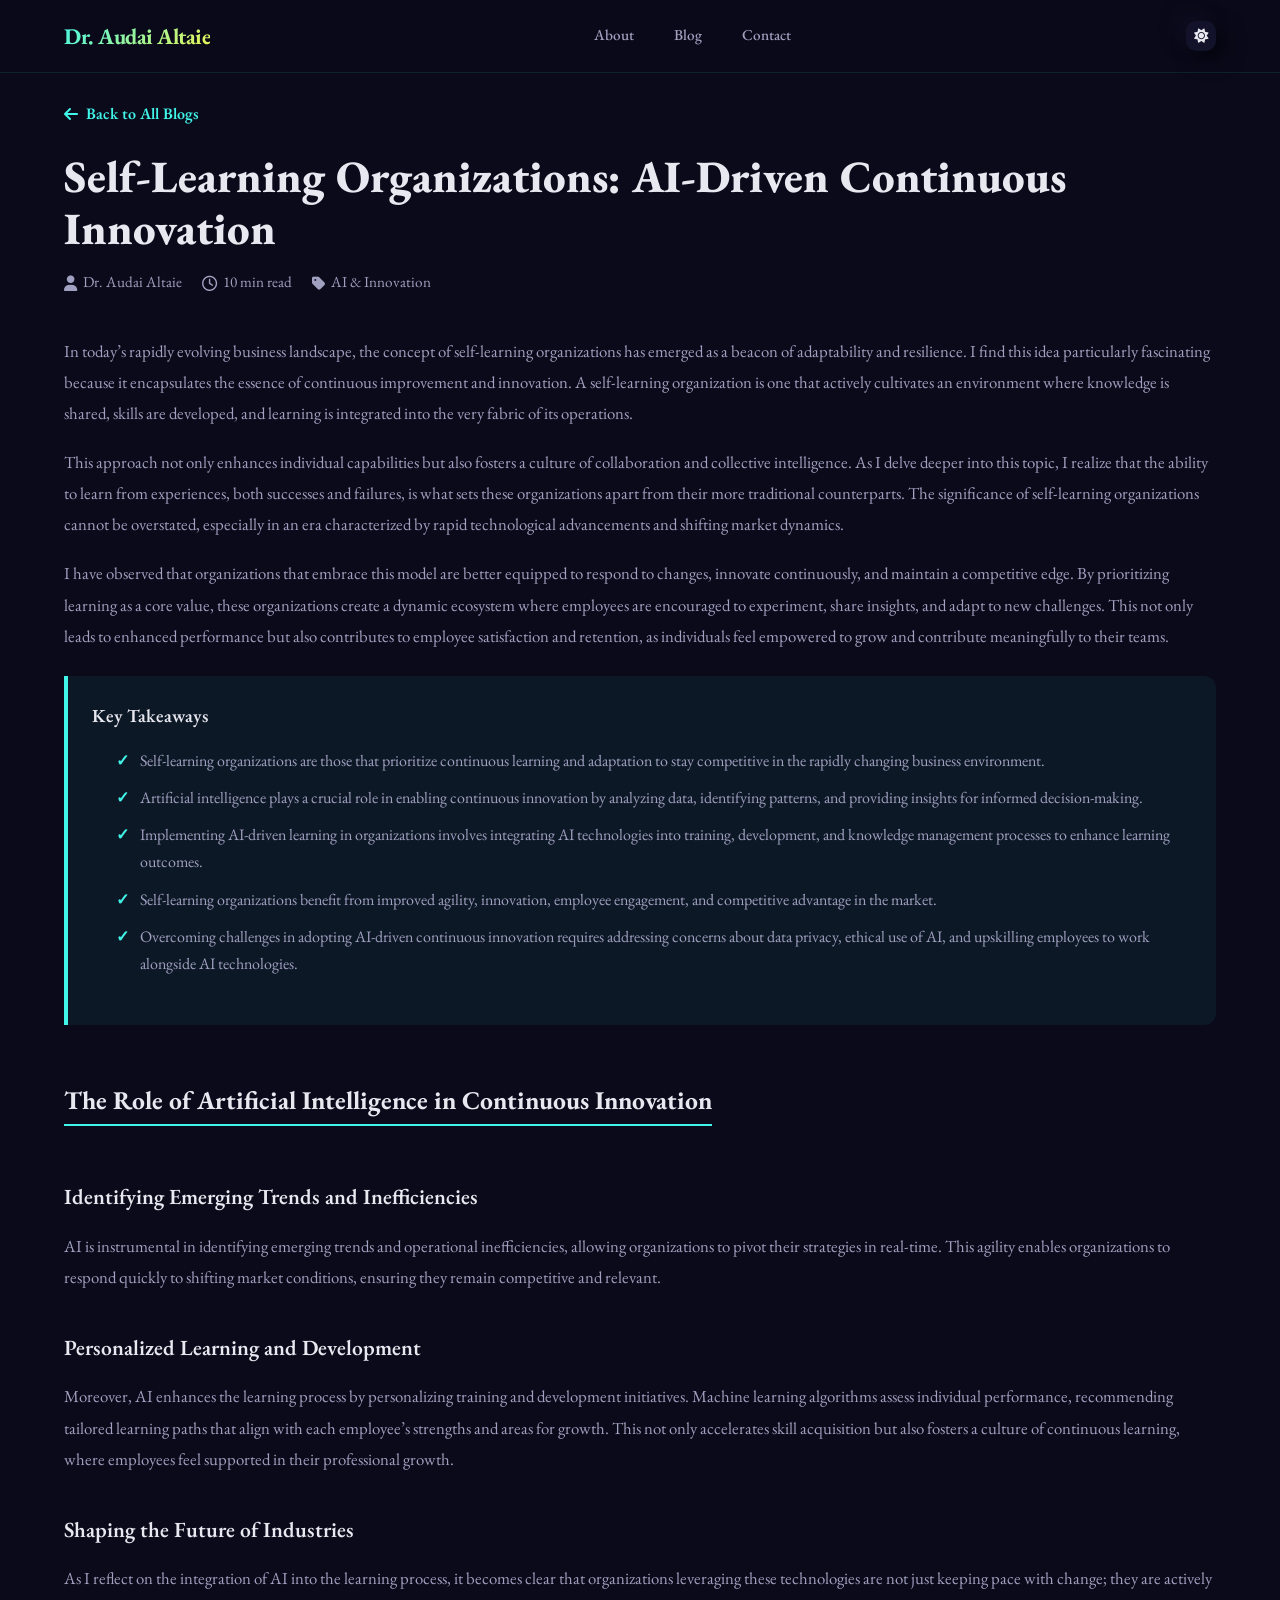
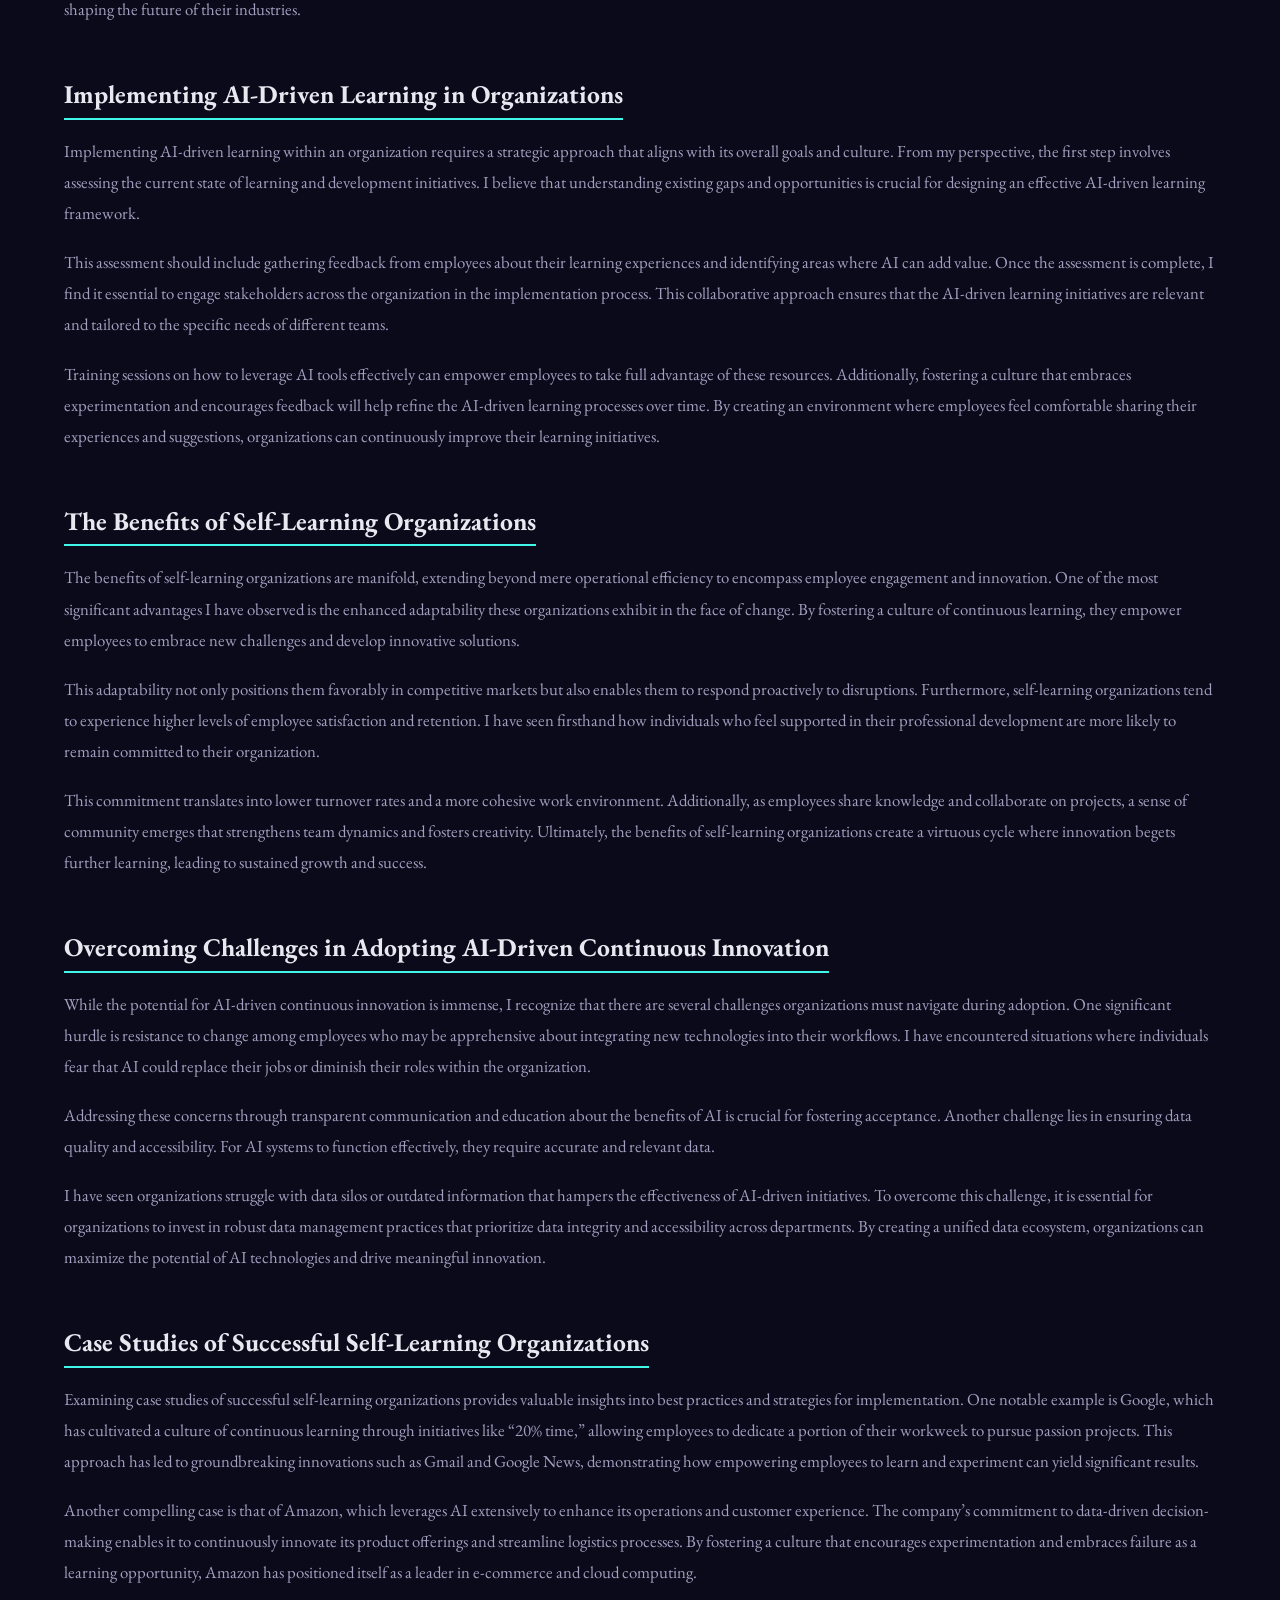
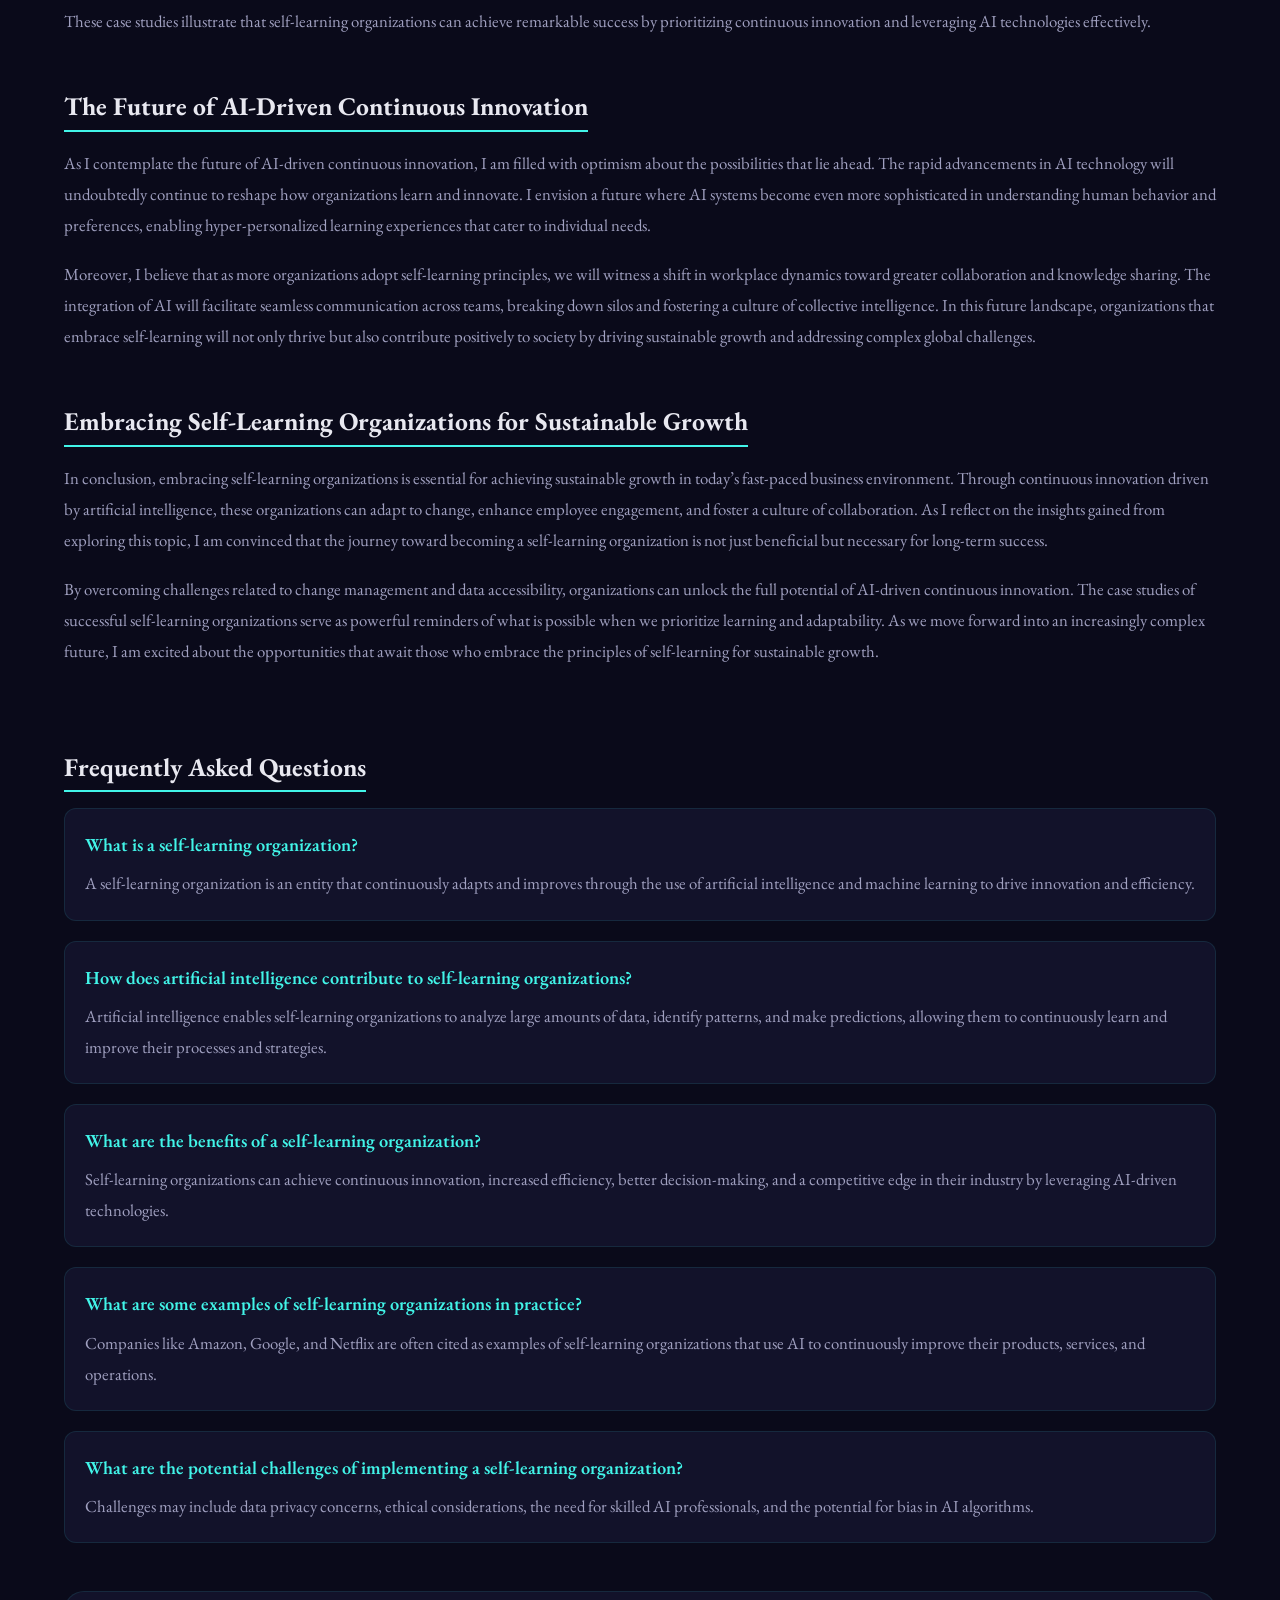
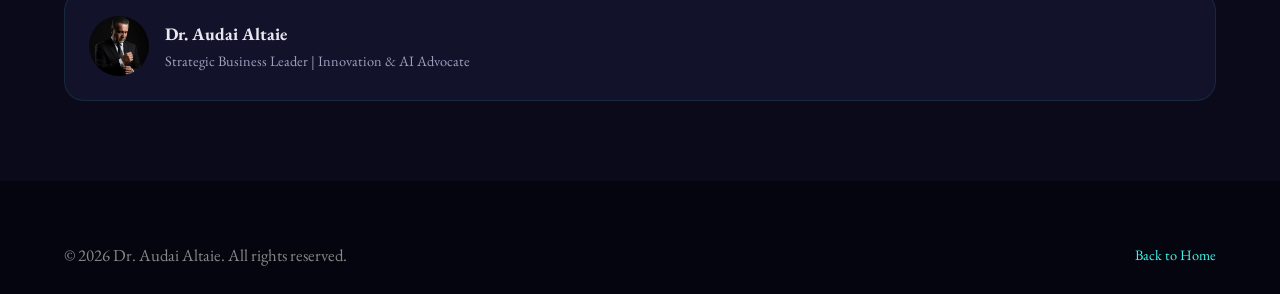
<file: blog-self-learning-orgs.html>
<!DOCTYPE html>
<html lang="en" data-theme="dark">
<head>
  <meta charset="UTF-8">
  <meta name="viewport" content="width=device-width, initial-scale=1.0">
  <meta name="description" content="Self-Learning Organizations: AI-Driven Continuous Innovation - by Dr. Audai Altaie">
  <title>Self-Learning Organizations | Dr. Audai Altaie</title>
  <link rel="stylesheet" href="style.css">
  <link rel="stylesheet" href="https://cdnjs.cloudflare.com/ajax/libs/font-awesome/6.4.0/css/all.min.css">
  <style>.blog-page{padding-top:100px;padding-bottom:80px}.blog-page-header{margin-bottom:40px}.blog-page-header h1{margin-bottom:16px;font-size:clamp(1.8rem,4vw,2.8rem)}.blog-page-meta{display:flex;gap:20px;flex-wrap:wrap;color:var(--text-secondary);font-size:.95rem;margin-bottom:24px}.blog-page-meta span{display:flex;align-items:center;gap:6px}.blog-page-content h2,.blog-page-content h3{margin-top:36px;margin-bottom:16px;color:var(--text-primary)}.blog-page-content h2{font-size:1.6rem;border-bottom:2px solid var(--primary);padding-bottom:8px;display:inline-block}.blog-page-content h3{font-size:1.35rem}.blog-page-content p{color:var(--text-secondary);margin-bottom:18px;line-height:1.85;font-size:1.05rem}.blog-page-content ul{margin:16px 0 24px 24px}.blog-page-content li{color:var(--text-secondary);margin-bottom:10px;line-height:1.7;list-style:disc}.blog-page-content li strong{color:var(--text-primary)}.blog-back{display:inline-flex;align-items:center;gap:8px;color:var(--primary);font-weight:600;margin-bottom:24px;transition:gap .3s}.blog-back:hover{gap:14px}.takeaway-box{background:rgba(var(--primary-rgb),.06);border-left:4px solid var(--primary);padding:24px;border-radius:0 12px 12px 0;margin:24px 0}.takeaway-box li{list-style:none!important;position:relative;padding-left:24px}.takeaway-box li::before{content:'✓';position:absolute;left:0;color:var(--primary);font-weight:700}.faq-section{margin-top:48px}.faq-item{margin-bottom:20px;padding:20px;background:var(--bg-card);border-radius:12px;border:1px solid var(--border-color)}.faq-item h4{color:var(--primary);margin-bottom:8px;margin-top:0}.faq-item p{margin-bottom:0}.blog-page-author{display:flex;align-items:center;gap:16px;padding:24px;background:var(--bg-card);border-radius:var(--card-radius);border:1px solid var(--border-color);margin-top:48px}.blog-page-author img{width:60px;height:60px;border-radius:50%;object-fit:cover}.blog-page-author .author-name{font-weight:700;font-size:1.1rem}.blog-page-author .author-title{color:var(--text-secondary);font-size:.9rem}</style>
</head>
<body>
  <nav class="navbar" id="navbar"><div class="nav-inner"><a href="index.html" class="nav-logo">Dr. Audai Altaie</a><div class="nav-links" id="nav-links"><a href="index.html#about">About</a><a href="index.html#blog" class="active">Blog</a><a href="index.html#contact">Contact</a></div><div style="display:flex;align-items:center;"><button class="theme-toggle" id="theme-toggle" aria-label="Toggle Theme"><i class="fas fa-sun"></i></button><button class="menu-toggle" id="menu-toggle" aria-label="Menu"><span></span><span></span><span></span></button></div></div></nav>

  <main class="blog-page container">
    <a href="blogs.html" class="blog-back"><i class="fas fa-arrow-left"></i> Back to All Blogs</a>
    <div class="blog-page-header">
      <h1>Self-Learning Organizations: AI-Driven Continuous Innovation</h1>
      <div class="blog-page-meta"><span><i class="fas fa-user"></i> Dr. Audai Altaie</span><span><i class="far fa-clock"></i> 10 min read</span><span><i class="fas fa-tag"></i> AI & Innovation</span></div>
    </div>
    <article class="blog-page-content">
      <p>In today’s rapidly evolving business landscape, the concept of self-learning organizations has emerged as a beacon of adaptability and resilience. I find this idea particularly fascinating because it encapsulates the essence of continuous improvement and innovation. A self-learning organization is one that actively cultivates an environment where knowledge is shared, skills are developed, and learning is integrated into the very fabric of its operations.</p>
      
      <p>This approach not only enhances individual capabilities but also fosters a culture of collaboration and collective intelligence. As I delve deeper into this topic, I realize that the ability to learn from experiences, both successes and failures, is what sets these organizations apart from their more traditional counterparts. The significance of self-learning organizations cannot be overstated, especially in an era characterized by rapid technological advancements and shifting market dynamics.</p>
      
      <p>I have observed that organizations that embrace this model are better equipped to respond to changes, innovate continuously, and maintain a competitive edge. By prioritizing learning as a core value, these organizations create a dynamic ecosystem where employees are encouraged to experiment, share insights, and adapt to new challenges. This not only leads to enhanced performance but also contributes to employee satisfaction and retention, as individuals feel empowered to grow and contribute meaningfully to their teams.</p>

      <div class="takeaway-box">
        <h4 style="margin-top:0;margin-bottom:12px;">Key Takeaways</h4>
        <ul>
          <li>Self-learning organizations are those that prioritize continuous learning and adaptation to stay competitive in the rapidly changing business environment.</li>
          <li>Artificial intelligence plays a crucial role in enabling continuous innovation by analyzing data, identifying patterns, and providing insights for informed decision-making.</li>
          <li>Implementing AI-driven learning in organizations involves integrating AI technologies into training, development, and knowledge management processes to enhance learning outcomes.</li>
          <li>Self-learning organizations benefit from improved agility, innovation, employee engagement, and competitive advantage in the market.</li>
          <li>Overcoming challenges in adopting AI-driven continuous innovation requires addressing concerns about data privacy, ethical use of AI, and upskilling employees to work alongside AI technologies.</li>
        </ul>
      </div>

      <h2>The Role of Artificial Intelligence in Continuous Innovation</h2>
      
      <h3>Identifying Emerging Trends and Inefficiencies</h3>
      <p>AI is instrumental in identifying emerging trends and operational inefficiencies, allowing organizations to pivot their strategies in real-time. This agility enables organizations to respond quickly to shifting market conditions, ensuring they remain competitive and relevant.</p>

      <h3>Personalized Learning and Development</h3>
      <p>Moreover, AI enhances the learning process by personalizing training and development initiatives. Machine learning algorithms assess individual performance, recommending tailored learning paths that align with each employee’s strengths and areas for growth. This not only accelerates skill acquisition but also fosters a culture of continuous learning, where employees feel supported in their professional growth.</p>

      <h3>Shaping the Future of Industries</h3>
      <p>As I reflect on the integration of AI into the learning process, it becomes clear that organizations leveraging these technologies are not just keeping pace with change; they are actively shaping the future of their industries.</p>

      <h2>Implementing AI-Driven Learning in Organizations</h2>
      <p>Implementing AI-driven learning within an organization requires a strategic approach that aligns with its overall goals and culture. From my perspective, the first step involves assessing the current state of learning and development initiatives. I believe that understanding existing gaps and opportunities is crucial for designing an effective AI-driven learning framework.</p>
      
      <p>This assessment should include gathering feedback from employees about their learning experiences and identifying areas where AI can add value. Once the assessment is complete, I find it essential to engage stakeholders across the organization in the implementation process. This collaborative approach ensures that the AI-driven learning initiatives are relevant and tailored to the specific needs of different teams.</p>
      
      <p>Training sessions on how to leverage AI tools effectively can empower employees to take full advantage of these resources. Additionally, fostering a culture that embraces experimentation and encourages feedback will help refine the AI-driven learning processes over time. By creating an environment where employees feel comfortable sharing their experiences and suggestions, organizations can continuously improve their learning initiatives.</p>

      <h2>The Benefits of Self-Learning Organizations</h2>
      <p>The benefits of self-learning organizations are manifold, extending beyond mere operational efficiency to encompass employee engagement and innovation. One of the most significant advantages I have observed is the enhanced adaptability these organizations exhibit in the face of change. By fostering a culture of continuous learning, they empower employees to embrace new challenges and develop innovative solutions.</p>
      
      <p>This adaptability not only positions them favorably in competitive markets but also enables them to respond proactively to disruptions. Furthermore, self-learning organizations tend to experience higher levels of employee satisfaction and retention. I have seen firsthand how individuals who feel supported in their professional development are more likely to remain committed to their organization.</p>
      
      <p>This commitment translates into lower turnover rates and a more cohesive work environment. Additionally, as employees share knowledge and collaborate on projects, a sense of community emerges that strengthens team dynamics and fosters creativity. Ultimately, the benefits of self-learning organizations create a virtuous cycle where innovation begets further learning, leading to sustained growth and success.</p>

      <h2>Overcoming Challenges in Adopting AI-Driven Continuous Innovation</h2>
      <p>While the potential for AI-driven continuous innovation is immense, I recognize that there are several challenges organizations must navigate during adoption. One significant hurdle is resistance to change among employees who may be apprehensive about integrating new technologies into their workflows. I have encountered situations where individuals fear that AI could replace their jobs or diminish their roles within the organization.</p>
      
      <p>Addressing these concerns through transparent communication and education about the benefits of AI is crucial for fostering acceptance. Another challenge lies in ensuring data quality and accessibility. For AI systems to function effectively, they require accurate and relevant data.</p>
      
      <p>I have seen organizations struggle with data silos or outdated information that hampers the effectiveness of AI-driven initiatives. To overcome this challenge, it is essential for organizations to invest in robust data management practices that prioritize data integrity and accessibility across departments. By creating a unified data ecosystem, organizations can maximize the potential of AI technologies and drive meaningful innovation.</p>

      <h2>Case Studies of Successful Self-Learning Organizations</h2>
      <p>Examining case studies of successful self-learning organizations provides valuable insights into best practices and strategies for implementation. One notable example is Google, which has cultivated a culture of continuous learning through initiatives like “20% time,” allowing employees to dedicate a portion of their workweek to pursue passion projects. This approach has led to groundbreaking innovations such as Gmail and Google News, demonstrating how empowering employees to learn and experiment can yield significant results.</p>
      
      <p>Another compelling case is that of Amazon, which leverages AI extensively to enhance its operations and customer experience. The company’s commitment to data-driven decision-making enables it to continuously innovate its product offerings and streamline logistics processes. By fostering a culture that encourages experimentation and embraces failure as a learning opportunity, Amazon has positioned itself as a leader in e-commerce and cloud computing.</p>
      
      <p>These case studies illustrate that self-learning organizations can achieve remarkable success by prioritizing continuous innovation and leveraging AI technologies effectively.</p>

      <h2>The Future of AI-Driven Continuous Innovation</h2>
      <p>As I contemplate the future of AI-driven continuous innovation, I am filled with optimism about the possibilities that lie ahead. The rapid advancements in AI technology will undoubtedly continue to reshape how organizations learn and innovate. I envision a future where AI systems become even more sophisticated in understanding human behavior and preferences, enabling hyper-personalized learning experiences that cater to individual needs.</p>
      
      <p>Moreover, I believe that as more organizations adopt self-learning principles, we will witness a shift in workplace dynamics toward greater collaboration and knowledge sharing. The integration of AI will facilitate seamless communication across teams, breaking down silos and fostering a culture of collective intelligence. In this future landscape, organizations that embrace self-learning will not only thrive but also contribute positively to society by driving sustainable growth and addressing complex global challenges.</p>

      <h2>Embracing Self-Learning Organizations for Sustainable Growth</h2>
      <p>In conclusion, embracing self-learning organizations is essential for achieving sustainable growth in today’s fast-paced business environment. Through continuous innovation driven by artificial intelligence, these organizations can adapt to change, enhance employee engagement, and foster a culture of collaboration. As I reflect on the insights gained from exploring this topic, I am convinced that the journey toward becoming a self-learning organization is not just beneficial but necessary for long-term success.</p>
      
      <p>By overcoming challenges related to change management and data accessibility, organizations can unlock the full potential of AI-driven continuous innovation. The case studies of successful self-learning organizations serve as powerful reminders of what is possible when we prioritize learning and adaptability. As we move forward into an increasingly complex future, I am excited about the opportunities that await those who embrace the principles of self-learning for sustainable growth.</p>

      <div class="faq-section">
        <h2>Frequently Asked Questions</h2>
        <div class="faq-item">
          <h4>What is a self-learning organization?</h4>
          <p>A self-learning organization is an entity that continuously adapts and improves through the use of artificial intelligence and machine learning to drive innovation and efficiency.</p>
        </div>
        <div class="faq-item">
          <h4>How does artificial intelligence contribute to self-learning organizations?</h4>
          <p>Artificial intelligence enables self-learning organizations to analyze large amounts of data, identify patterns, and make predictions, allowing them to continuously learn and improve their processes and strategies.</p>
        </div>
        <div class="faq-item">
          <h4>What are the benefits of a self-learning organization?</h4>
          <p>Self-learning organizations can achieve continuous innovation, increased efficiency, better decision-making, and a competitive edge in their industry by leveraging AI-driven technologies.</p>
        </div>
        <div class="faq-item">
          <h4>What are some examples of self-learning organizations in practice?</h4>
          <p>Companies like Amazon, Google, and Netflix are often cited as examples of self-learning organizations that use AI to continuously improve their products, services, and operations.</p>
        </div>
        <div class="faq-item">
          <h4>What are the potential challenges of implementing a self-learning organization?</h4>
          <p>Challenges may include data privacy concerns, ethical considerations, the need for skilled AI professionals, and the potential for bias in AI algorithms.</p>
        </div>
      </div>

      <div class="blog-page-author"><img src="assets/profile.jpeg" alt="Dr. Audai Altaie"><div><div class="author-name">Dr. Audai Altaie</div><div class="author-title">Strategic Business Leader | Innovation & AI Advocate</div></div></div>
    </article>
  </main>
  <footer class="footer"><div class="container"><div class="footer-bottom" style="border-top:none;padding-top:0;"><p>&copy; 2026 Dr. Audai Altaie. All rights reserved.</p><a href="index.html">Back to Home</a></div></div></footer>
  <script src="script.js"></script>
</body>
</html>
</file>
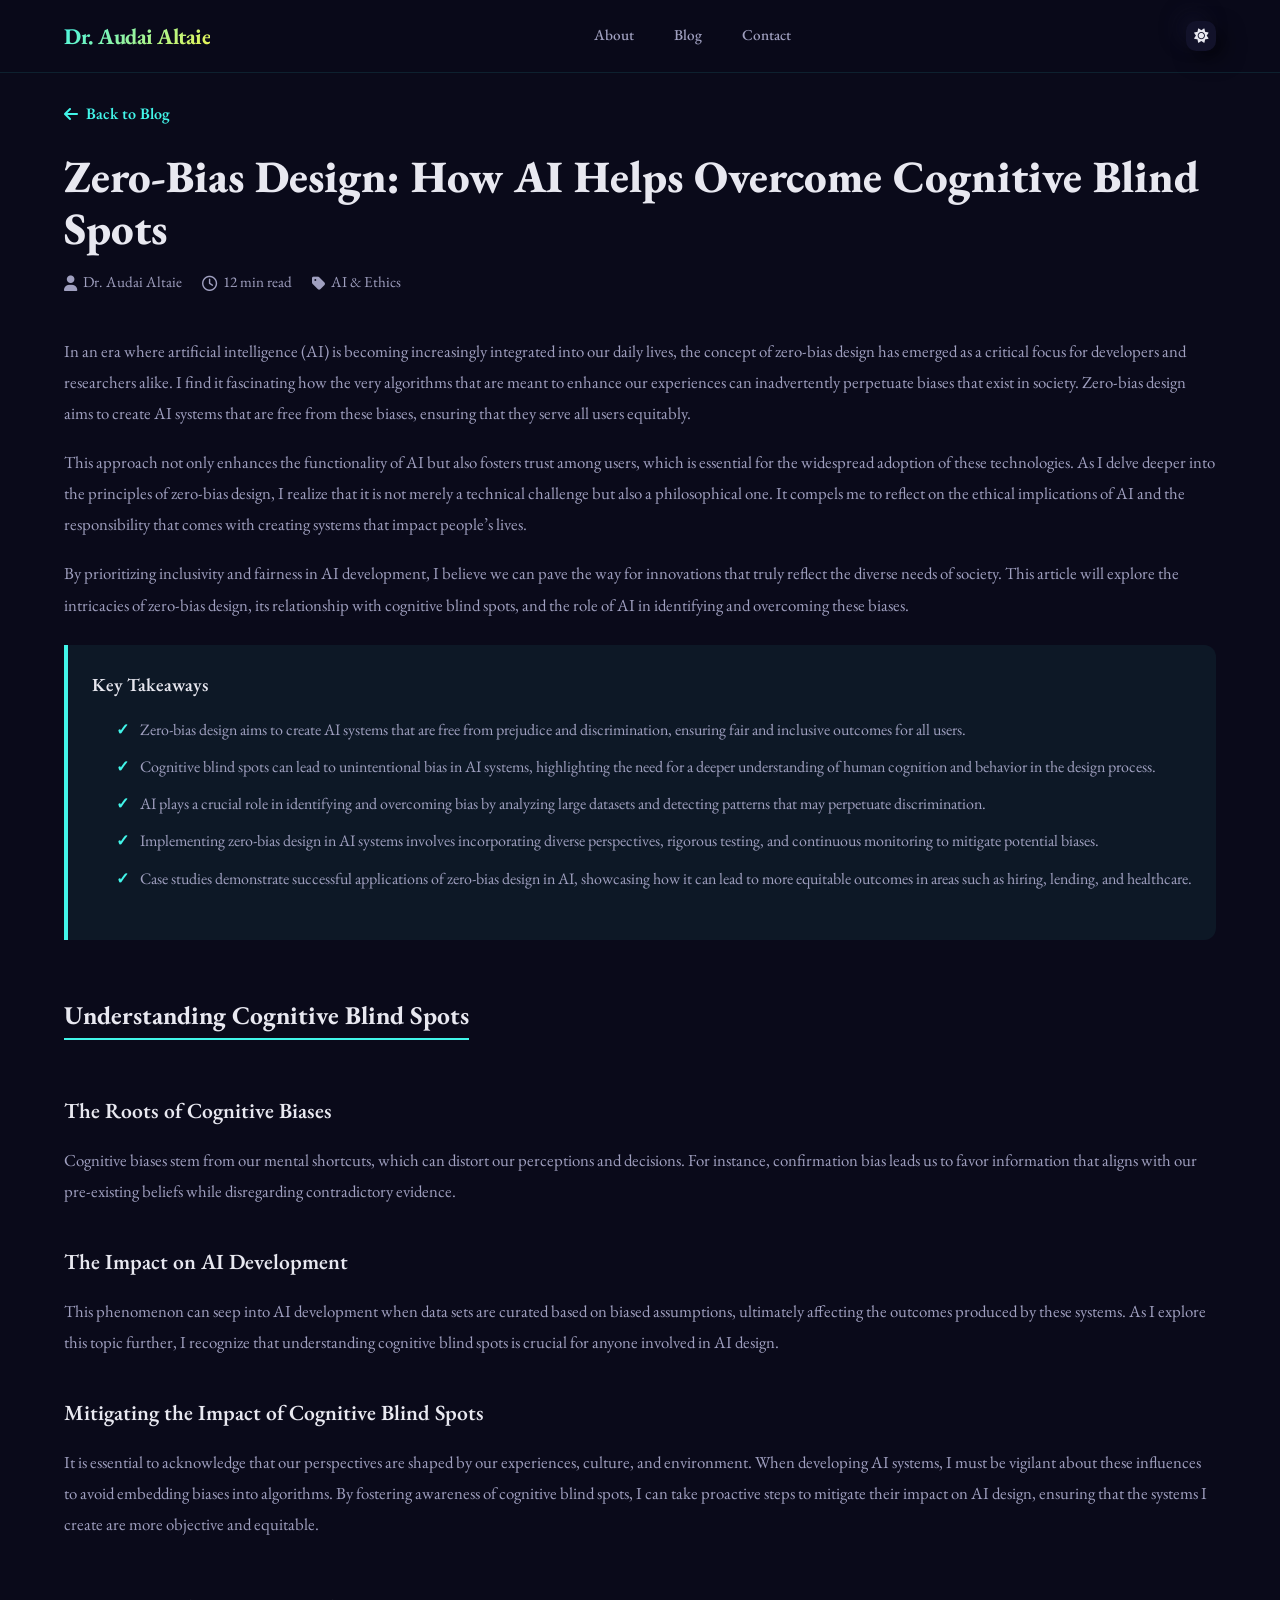
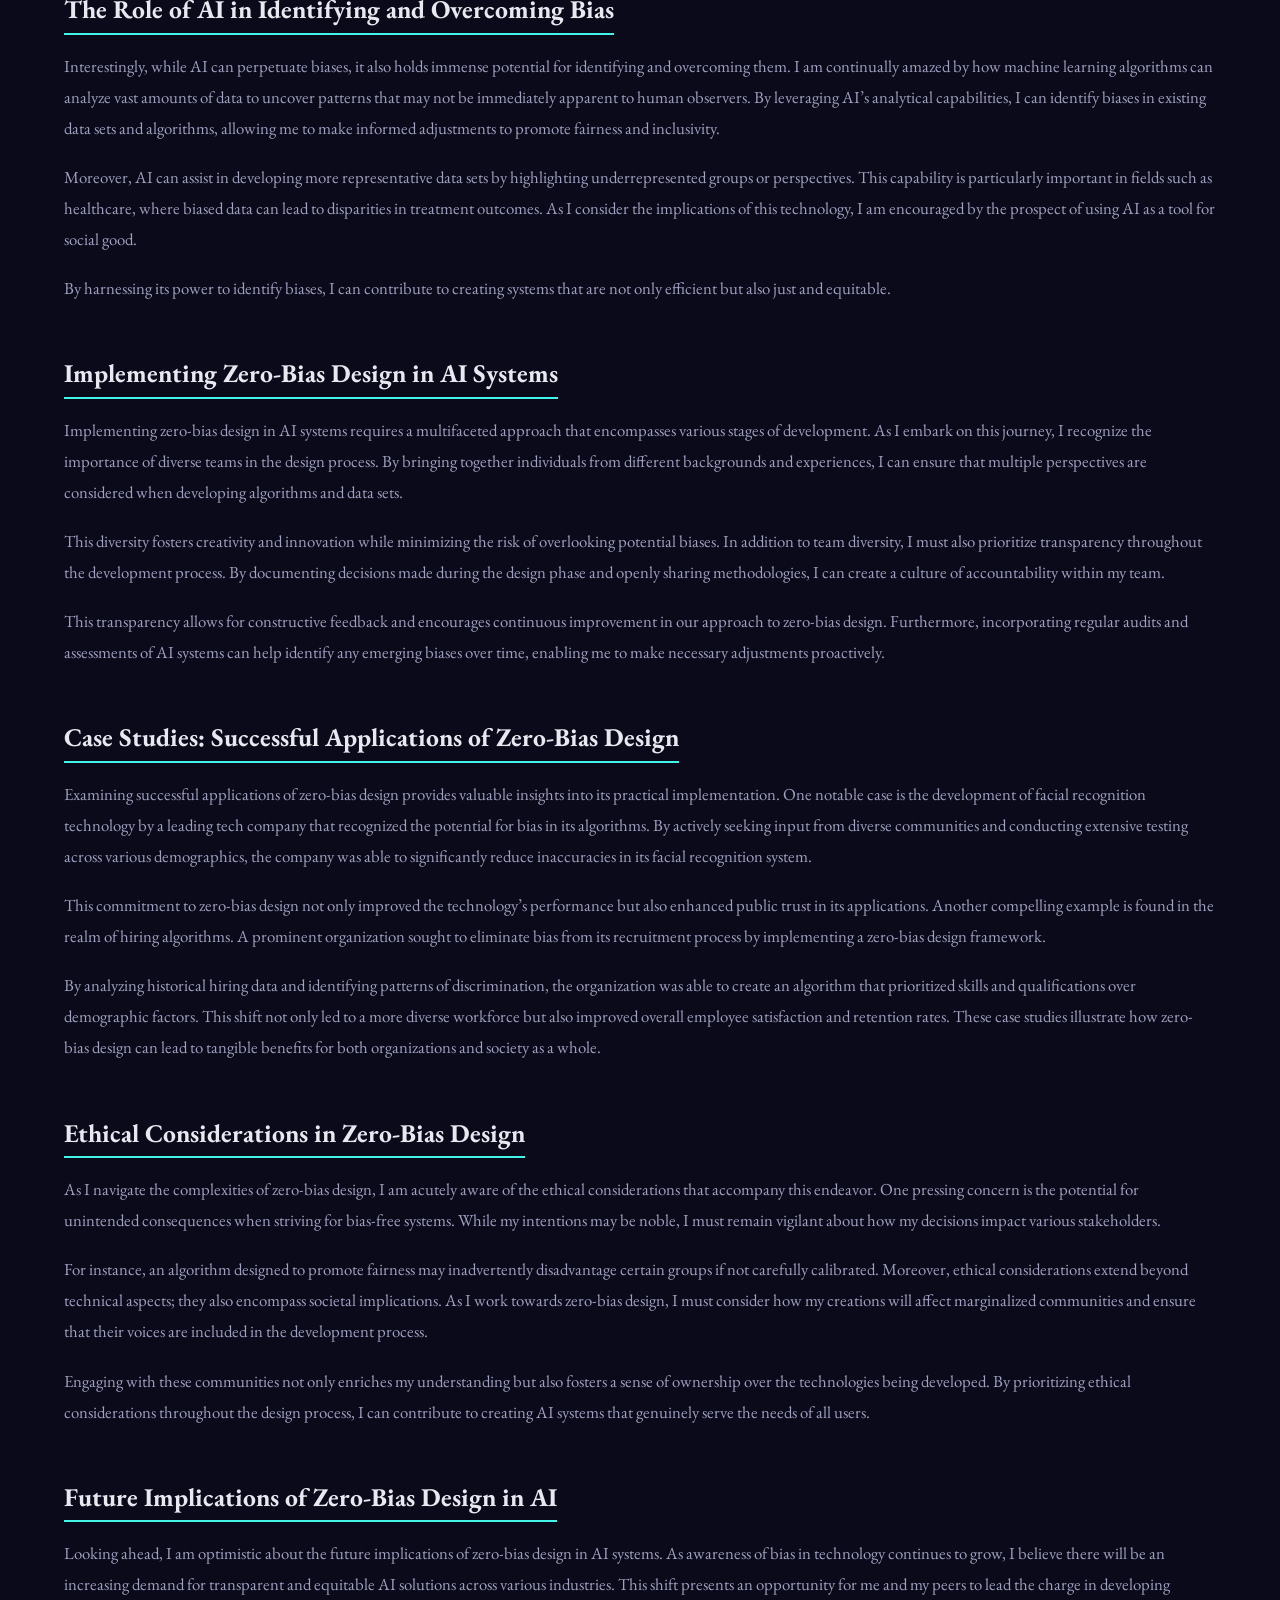
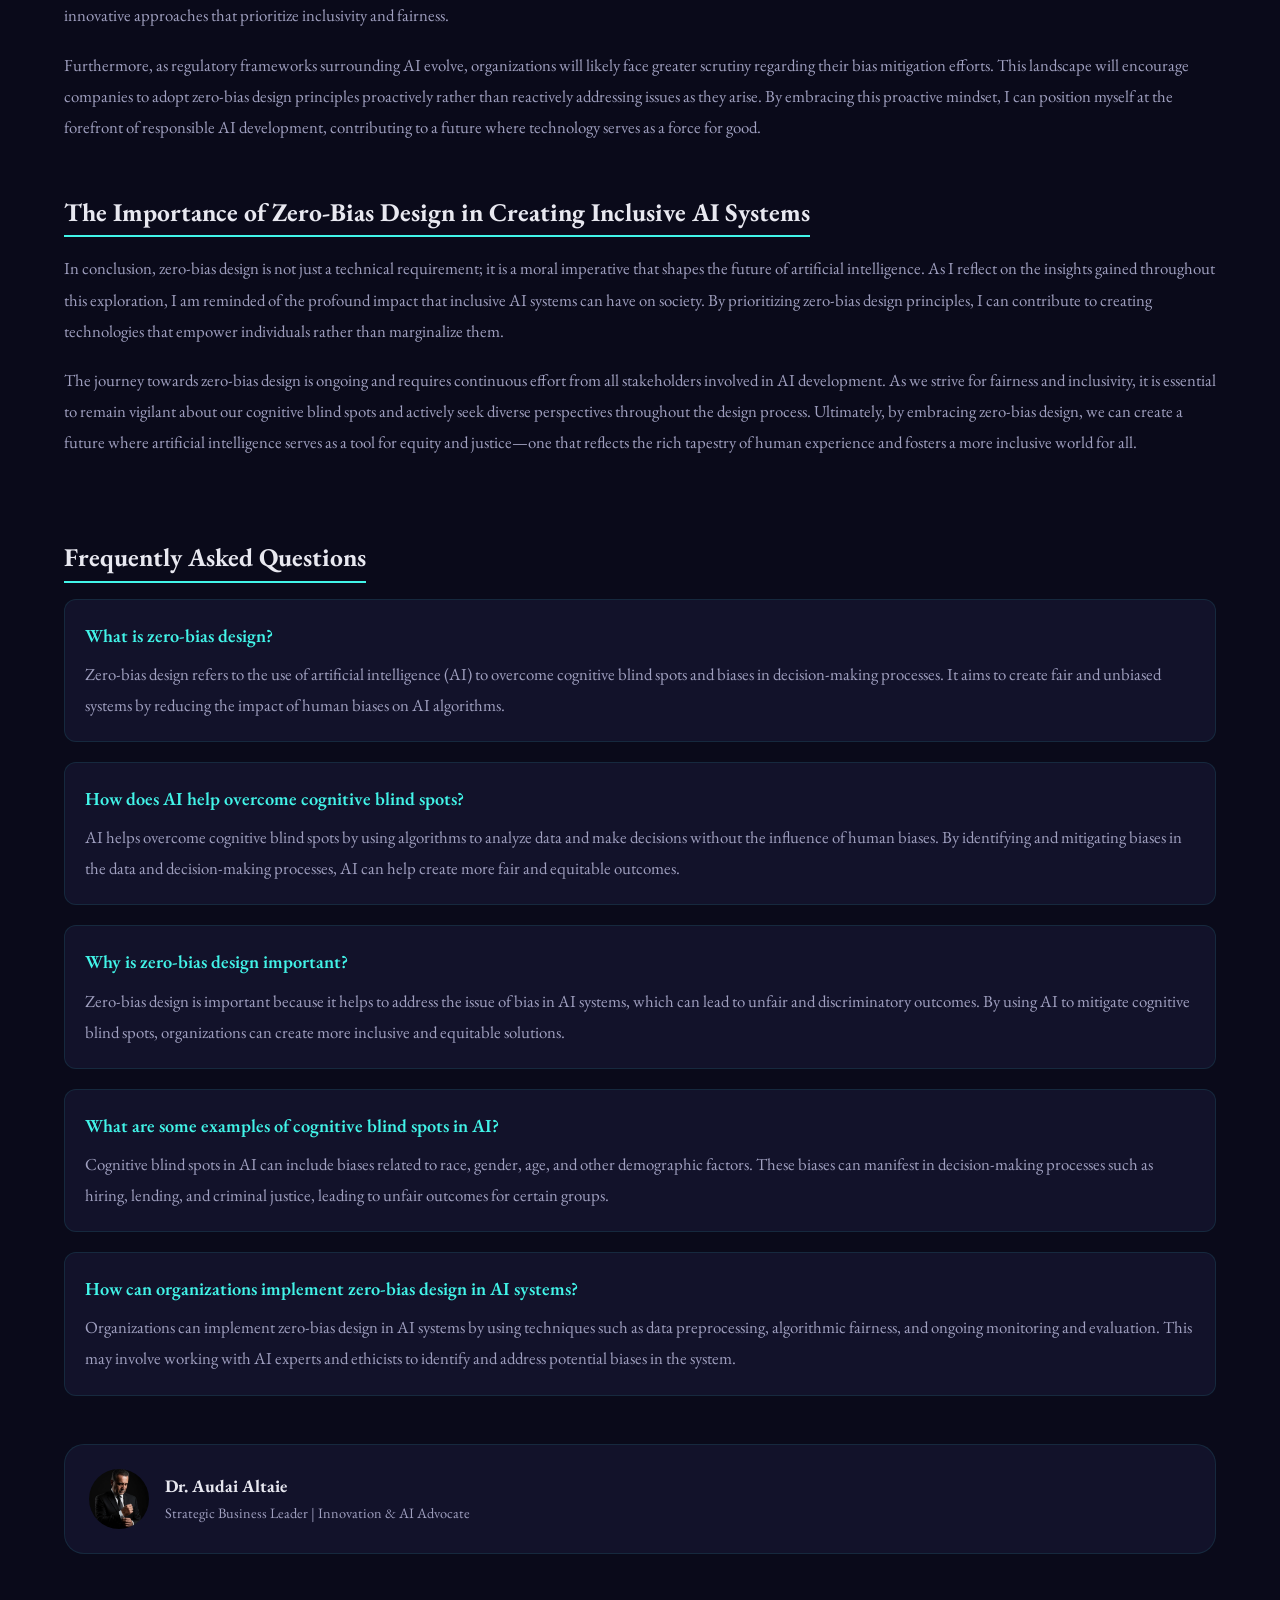
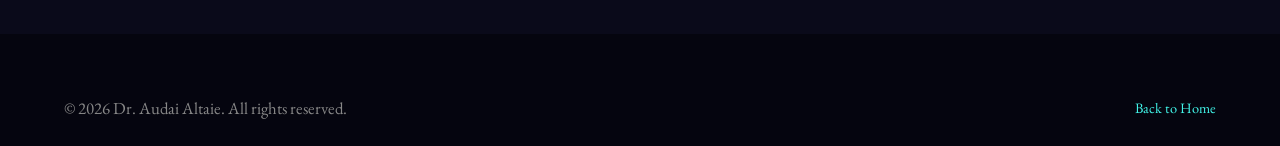
<file: blog-zero-bias-design.html>
<!DOCTYPE html>
<html lang="en" data-theme="dark">
<head>
  <meta charset="UTF-8">
  <meta name="viewport" content="width=device-width, initial-scale=1.0">
  <meta name="description" content="Zero-Bias Design: How AI Helps Overcome Cognitive Blind Spots - by Dr. Audai Altaie">
  <title>Zero-Bias Design: How AI Helps Overcome Cognitive Blind Spots | Dr. Audai Altaie</title>
  <link rel="stylesheet" href="style.css">
  <link rel="stylesheet" href="https://cdnjs.cloudflare.com/ajax/libs/font-awesome/6.4.0/css/all.min.css">
  <style>
    .blog-page { padding-top: 100px; padding-bottom: 80px; }
    .blog-page-header { margin-bottom: 40px; }
    .blog-page-header h1 { margin-bottom: 16px; font-size: clamp(1.8rem, 4vw, 2.8rem); }
    .blog-page-meta { display: flex; gap: 20px; flex-wrap: wrap; color: var(--text-secondary); font-size: 0.95rem; margin-bottom: 24px; }
    .blog-page-meta span { display: flex; align-items: center; gap: 6px; }
    .blog-page-content h2, .blog-page-content h3, .blog-page-content h4 { margin-top: 36px; margin-bottom: 16px; color: var(--text-primary); }
    .blog-page-content h2 { font-size: 1.6rem; border-bottom: 2px solid var(--primary); padding-bottom: 8px; display: inline-block; }
    .blog-page-content h3 { font-size: 1.35rem; }
    .blog-page-content p { color: var(--text-secondary); margin-bottom: 18px; line-height: 1.85; font-size: 1.05rem; }
    .blog-page-content ul, .blog-page-content ol { margin: 16px 0 24px 24px; }
    .blog-page-content li { color: var(--text-secondary); margin-bottom: 10px; line-height: 1.7; list-style: disc; }
    .blog-page-content li strong { color: var(--text-primary); }
    .blog-back { display: inline-flex; align-items: center; gap: 8px; color: var(--primary); font-weight: 600; margin-bottom: 24px; transition: gap 0.3s; }
    .blog-back:hover { gap: 14px; }
    .takeaway-box { background: rgba(var(--primary-rgb), 0.06); border-left: 4px solid var(--primary); padding: 24px; border-radius: 0 12px 12px 0; margin: 24px 0; }
    .takeaway-box li { list-style: none !important; position: relative; padding-left: 24px; }
    .takeaway-box li::before { content: '✓'; position: absolute; left: 0; color: var(--primary); font-weight: 700; }
    .faq-section { margin-top: 48px; }
    .faq-item { margin-bottom: 20px; padding: 20px; background: var(--bg-card); border-radius: 12px; border: 1px solid var(--border-color); }
    .faq-item h4 { color: var(--primary); margin-bottom: 8px; margin-top: 0; }
    .faq-item p { margin-bottom: 0; }
    .blog-page-author { display: flex; align-items: center; gap: 16px; padding: 24px; background: var(--bg-card); border-radius: var(--card-radius); border: 1px solid var(--border-color); margin-top: 48px; }
    .blog-page-author img { width: 60px; height: 60px; border-radius: 50%; object-fit: cover; }
    .blog-page-author .author-name { font-weight: 700; font-size: 1.1rem; }
    .blog-page-author .author-title { color: var(--text-secondary); font-size: 0.9rem; }
  </style>
</head>
<body>
  <nav class="navbar" id="navbar">
    <div class="nav-inner">
      <a href="index.html" class="nav-logo">Dr. Audai Altaie</a>
      <div class="nav-links" id="nav-links">
        <a href="index.html#about">About</a>
        <a href="index.html#blog" class="active">Blog</a>
        <a href="index.html#contact">Contact</a>
      </div>
      <div style="display: flex; align-items: center;">
        <button class="theme-toggle" id="theme-toggle" aria-label="Toggle Theme"><i class="fas fa-sun"></i></button>
        <button class="menu-toggle" id="menu-toggle" aria-label="Menu"><span></span><span></span><span></span></button>
      </div>
    </div>
  </nav>

  <main class="blog-page container">
    <a href="index.html#blog" class="blog-back"><i class="fas fa-arrow-left"></i> Back to Blog</a>

    <div class="blog-page-header">
      <h1>Zero-Bias Design: How AI Helps Overcome Cognitive Blind Spots</h1>
      <div class="blog-page-meta">
        <span><i class="fas fa-user"></i> Dr. Audai Altaie</span>
        <span><i class="far fa-clock"></i> 12 min read</span>
        <span><i class="fas fa-tag"></i> AI & Ethics</span>
      </div>
    </div>

    <article class="blog-page-content">
      <p>In an era where artificial intelligence (AI) is becoming increasingly integrated into our daily lives, the concept of zero-bias design has emerged as a critical focus for developers and researchers alike. I find it fascinating how the very algorithms that are meant to enhance our experiences can inadvertently perpetuate biases that exist in society. Zero-bias design aims to create AI systems that are free from these biases, ensuring that they serve all users equitably.</p>

      <p>This approach not only enhances the functionality of AI but also fosters trust among users, which is essential for the widespread adoption of these technologies. As I delve deeper into the principles of zero-bias design, I realize that it is not merely a technical challenge but also a philosophical one. It compels me to reflect on the ethical implications of AI and the responsibility that comes with creating systems that impact people’s lives.</p>

      <p>By prioritizing inclusivity and fairness in AI development, I believe we can pave the way for innovations that truly reflect the diverse needs of society. This article will explore the intricacies of zero-bias design, its relationship with cognitive blind spots, and the role of AI in identifying and overcoming these biases.</p>

      <div class="takeaway-box">
        <h4 style="margin-top:0; margin-bottom: 12px;">Key Takeaways</h4>
        <ul>
          <li>Zero-bias design aims to create AI systems that are free from prejudice and discrimination, ensuring fair and inclusive outcomes for all users.</li>
          <li>Cognitive blind spots can lead to unintentional bias in AI systems, highlighting the need for a deeper understanding of human cognition and behavior in the design process.</li>
          <li>AI plays a crucial role in identifying and overcoming bias by analyzing large datasets and detecting patterns that may perpetuate discrimination.</li>
          <li>Implementing zero-bias design in AI systems involves incorporating diverse perspectives, rigorous testing, and continuous monitoring to mitigate potential biases.</li>
          <li>Case studies demonstrate successful applications of zero-bias design in AI, showcasing how it can lead to more equitable outcomes in areas such as hiring, lending, and healthcare.</li>
        </ul>
      </div>

      <h2>Understanding Cognitive Blind Spots</h2>

      <h3>The Roots of Cognitive Biases</h3>
      <p>Cognitive biases stem from our mental shortcuts, which can distort our perceptions and decisions. For instance, confirmation bias leads us to favor information that aligns with our pre-existing beliefs while disregarding contradictory evidence.</p>

      <h3>The Impact on AI Development</h3>
      <p>This phenomenon can seep into AI development when data sets are curated based on biased assumptions, ultimately affecting the outcomes produced by these systems. As I explore this topic further, I recognize that understanding cognitive blind spots is crucial for anyone involved in AI design.</p>

      <h3>Mitigating the Impact of Cognitive Blind Spots</h3>
      <p>It is essential to acknowledge that our perspectives are shaped by our experiences, culture, and environment. When developing AI systems, I must be vigilant about these influences to avoid embedding biases into algorithms. By fostering awareness of cognitive blind spots, I can take proactive steps to mitigate their impact on AI design, ensuring that the systems I create are more objective and equitable.</p>

      <h2>The Role of AI in Identifying and Overcoming Bias</h2>
      <p>Interestingly, while AI can perpetuate biases, it also holds immense potential for identifying and overcoming them. I am continually amazed by how machine learning algorithms can analyze vast amounts of data to uncover patterns that may not be immediately apparent to human observers. By leveraging AI’s analytical capabilities, I can identify biases in existing data sets and algorithms, allowing me to make informed adjustments to promote fairness and inclusivity.</p>

      <p>Moreover, AI can assist in developing more representative data sets by highlighting underrepresented groups or perspectives. This capability is particularly important in fields such as healthcare, where biased data can lead to disparities in treatment outcomes. As I consider the implications of this technology, I am encouraged by the prospect of using AI as a tool for social good.</p>

      <p>By harnessing its power to identify biases, I can contribute to creating systems that are not only efficient but also just and equitable.</p>

      <h2>Implementing Zero-Bias Design in AI Systems</h2>
      <p>Implementing zero-bias design in AI systems requires a multifaceted approach that encompasses various stages of development. As I embark on this journey, I recognize the importance of diverse teams in the design process. By bringing together individuals from different backgrounds and experiences, I can ensure that multiple perspectives are considered when developing algorithms and data sets.</p>

      <p>This diversity fosters creativity and innovation while minimizing the risk of overlooking potential biases. In addition to team diversity, I must also prioritize transparency throughout the development process. By documenting decisions made during the design phase and openly sharing methodologies, I can create a culture of accountability within my team.</p>

      <p>This transparency allows for constructive feedback and encourages continuous improvement in our approach to zero-bias design. Furthermore, incorporating regular audits and assessments of AI systems can help identify any emerging biases over time, enabling me to make necessary adjustments proactively.</p>

      <h2>Case Studies: Successful Applications of Zero-Bias Design</h2>
      <p>Examining successful applications of zero-bias design provides valuable insights into its practical implementation. One notable case is the development of facial recognition technology by a leading tech company that recognized the potential for bias in its algorithms. By actively seeking input from diverse communities and conducting extensive testing across various demographics, the company was able to significantly reduce inaccuracies in its facial recognition system.</p>

      <p>This commitment to zero-bias design not only improved the technology’s performance but also enhanced public trust in its applications. Another compelling example is found in the realm of hiring algorithms. A prominent organization sought to eliminate bias from its recruitment process by implementing a zero-bias design framework.</p>

      <p>By analyzing historical hiring data and identifying patterns of discrimination, the organization was able to create an algorithm that prioritized skills and qualifications over demographic factors. This shift not only led to a more diverse workforce but also improved overall employee satisfaction and retention rates. These case studies illustrate how zero-bias design can lead to tangible benefits for both organizations and society as a whole.</p>

      <h2>Ethical Considerations in Zero-Bias Design</h2>
      <p>As I navigate the complexities of zero-bias design, I am acutely aware of the ethical considerations that accompany this endeavor. One pressing concern is the potential for unintended consequences when striving for bias-free systems. While my intentions may be noble, I must remain vigilant about how my decisions impact various stakeholders.</p>

      <p>For instance, an algorithm designed to promote fairness may inadvertently disadvantage certain groups if not carefully calibrated. Moreover, ethical considerations extend beyond technical aspects; they also encompass societal implications. As I work towards zero-bias design, I must consider how my creations will affect marginalized communities and ensure that their voices are included in the development process.</p>

      <p>Engaging with these communities not only enriches my understanding but also fosters a sense of ownership over the technologies being developed. By prioritizing ethical considerations throughout the design process, I can contribute to creating AI systems that genuinely serve the needs of all users.</p>

      <h2>Future Implications of Zero-Bias Design in AI</h2>
      <p>Looking ahead, I am optimistic about the future implications of zero-bias design in AI systems. As awareness of bias in technology continues to grow, I believe there will be an increasing demand for transparent and equitable AI solutions across various industries. This shift presents an opportunity for me and my peers to lead the charge in developing innovative approaches that prioritize inclusivity and fairness.</p>

      <p>Furthermore, as regulatory frameworks surrounding AI evolve, organizations will likely face greater scrutiny regarding their bias mitigation efforts. This landscape will encourage companies to adopt zero-bias design principles proactively rather than reactively addressing issues as they arise. By embracing this proactive mindset, I can position myself at the forefront of responsible AI development, contributing to a future where technology serves as a force for good.</p>

      <h2>The Importance of Zero-Bias Design in Creating Inclusive AI Systems</h2>
      <p>In conclusion, zero-bias design is not just a technical requirement; it is a moral imperative that shapes the future of artificial intelligence. As I reflect on the insights gained throughout this exploration, I am reminded of the profound impact that inclusive AI systems can have on society. By prioritizing zero-bias design principles, I can contribute to creating technologies that empower individuals rather than marginalize them.</p>

      <p>The journey towards zero-bias design is ongoing and requires continuous effort from all stakeholders involved in AI development. As we strive for fairness and inclusivity, it is essential to remain vigilant about our cognitive blind spots and actively seek diverse perspectives throughout the design process. Ultimately, by embracing zero-bias design, we can create a future where artificial intelligence serves as a tool for equity and justice—one that reflects the rich tapestry of human experience and fosters a more inclusive world for all.</p>

      <div class="faq-section">
        <h2>Frequently Asked Questions</h2>
        <div class="faq-item">
          <h4>What is zero-bias design?</h4>
          <p>Zero-bias design refers to the use of artificial intelligence (AI) to overcome cognitive blind spots and biases in decision-making processes. It aims to create fair and unbiased systems by reducing the impact of human biases on AI algorithms.</p>
        </div>
        <div class="faq-item">
          <h4>How does AI help overcome cognitive blind spots?</h4>
          <p>AI helps overcome cognitive blind spots by using algorithms to analyze data and make decisions without the influence of human biases. By identifying and mitigating biases in the data and decision-making processes, AI can help create more fair and equitable outcomes.</p>
        </div>
        <div class="faq-item">
          <h4>Why is zero-bias design important?</h4>
          <p>Zero-bias design is important because it helps to address the issue of bias in AI systems, which can lead to unfair and discriminatory outcomes. By using AI to mitigate cognitive blind spots, organizations can create more inclusive and equitable solutions.</p>
        </div>
        <div class="faq-item">
          <h4>What are some examples of cognitive blind spots in AI?</h4>
          <p>Cognitive blind spots in AI can include biases related to race, gender, age, and other demographic factors. These biases can manifest in decision-making processes such as hiring, lending, and criminal justice, leading to unfair outcomes for certain groups.</p>
        </div>
        <div class="faq-item">
          <h4>How can organizations implement zero-bias design in AI systems?</h4>
          <p>Organizations can implement zero-bias design in AI systems by using techniques such as data preprocessing, algorithmic fairness, and ongoing monitoring and evaluation. This may involve working with AI experts and ethicists to identify and address potential biases in the system.</p>
        </div>
      </div>

      <div class="blog-page-author">
        <img src="assets/profile.jpeg" alt="Dr. Audai Altaie">
        <div>
          <div class="author-name">Dr. Audai Altaie</div>
          <div class="author-title">Strategic Business Leader | Innovation & AI Advocate</div>
        </div>
      </div>
    </article>
  </main>

  <footer class="footer">
    <div class="container">
      <div class="footer-bottom" style="border-top: none; padding-top: 0;">
        <p>&copy; 2026 Dr. Audai Altaie. All rights reserved.</p>
        <a href="index.html">Back to Home</a>
      </div>
    </div>
  </footer>

  <script src="script.js"></script>
</body>
</html>
</file>
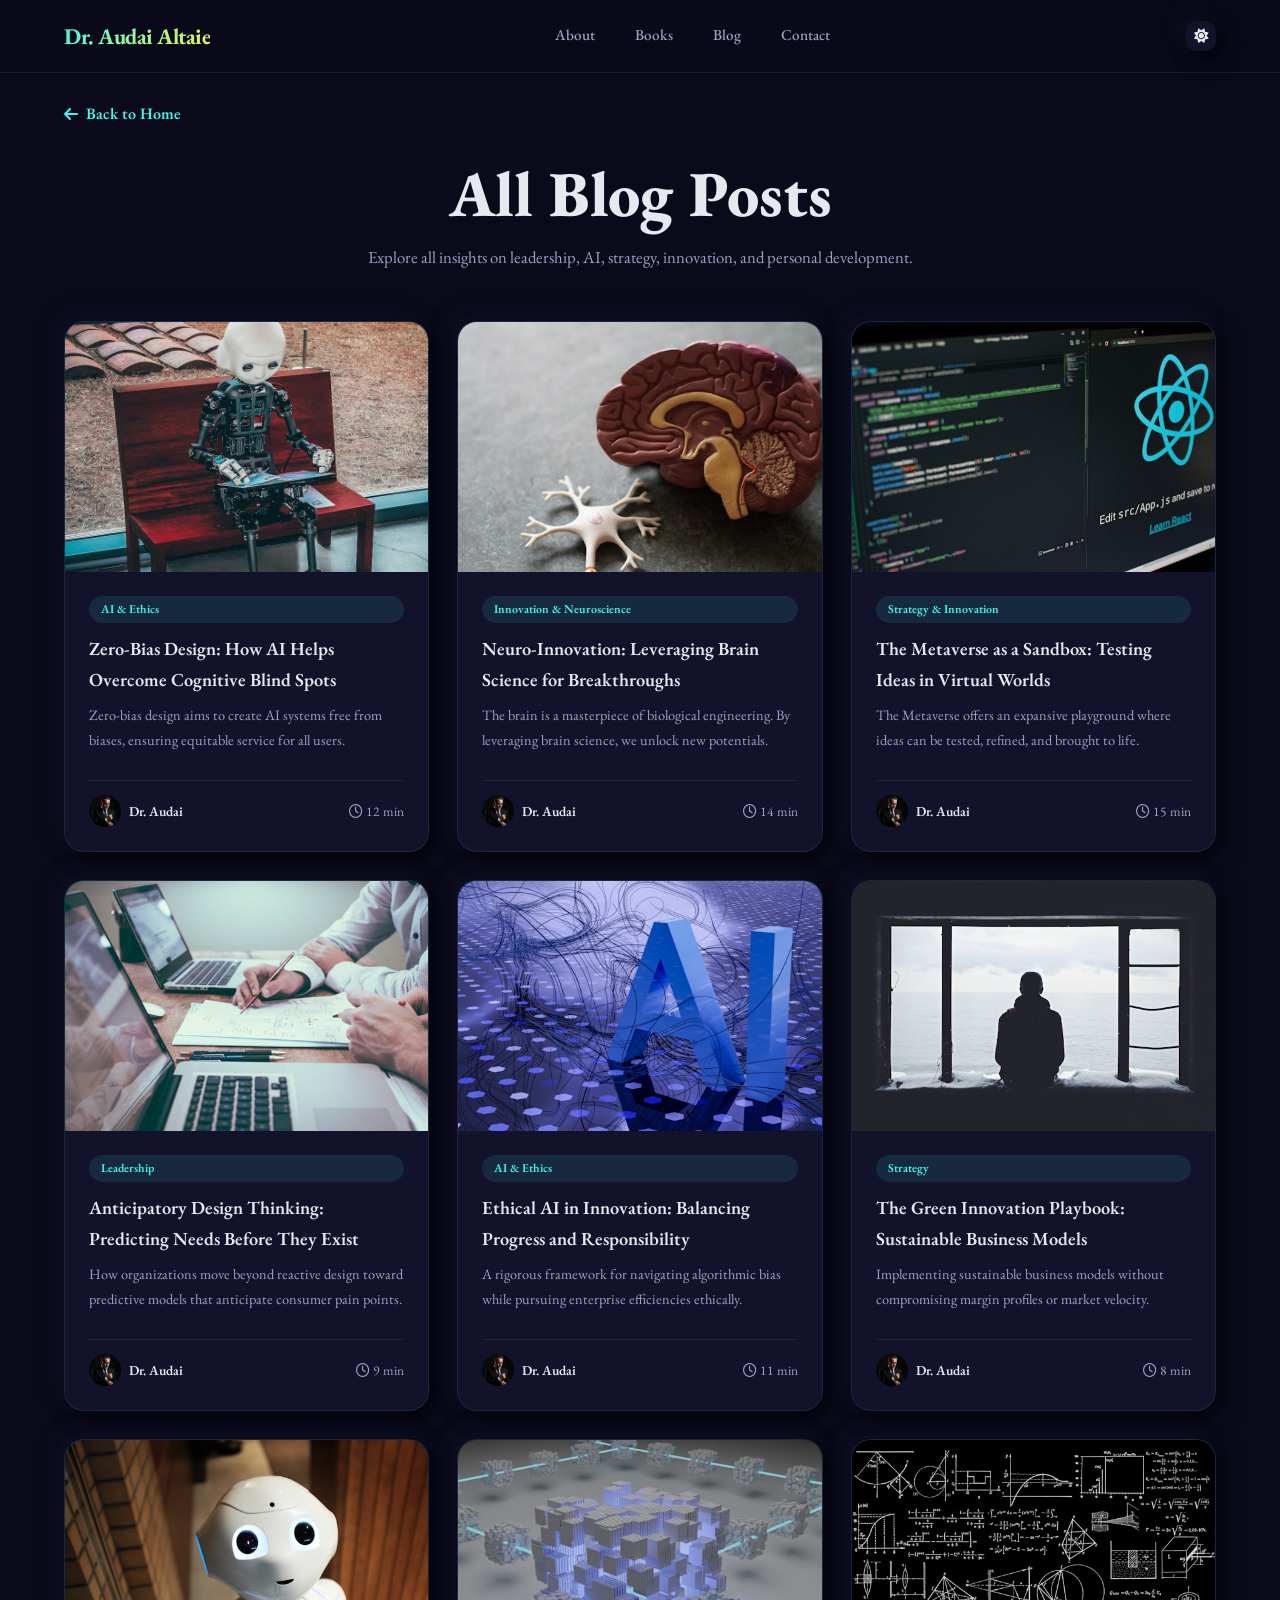
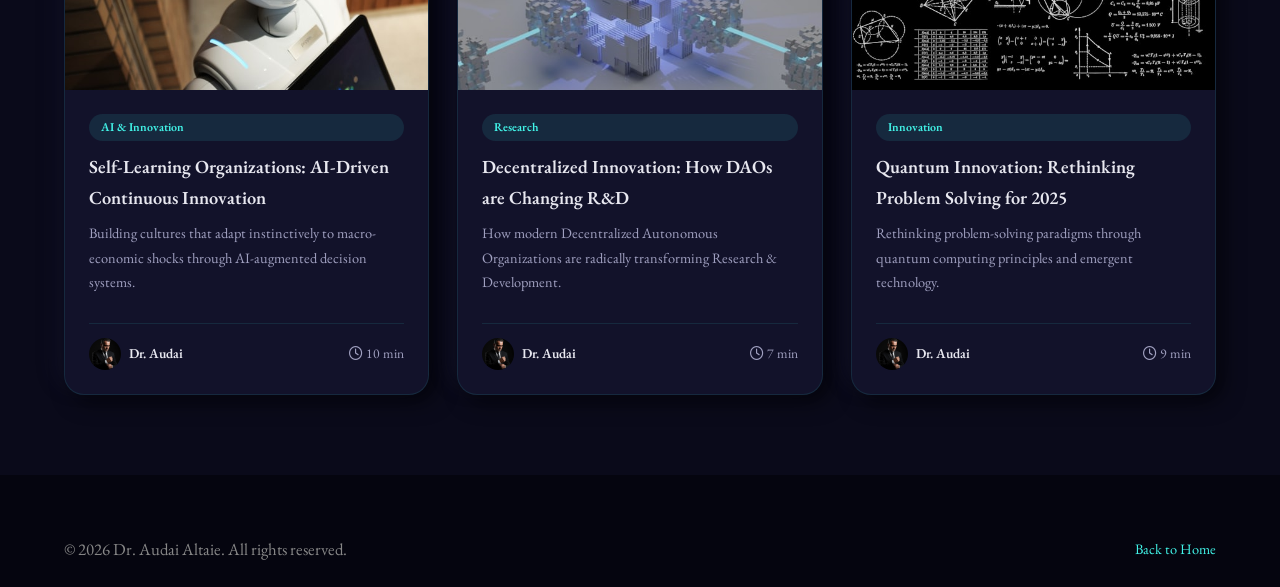
<file: blogs.html>
<!DOCTYPE html>
<html lang="en" data-theme="dark">
<head>
  <meta charset="UTF-8">
  <meta name="viewport" content="width=device-width, initial-scale=1.0">
  <meta name="description" content="All blog posts by Dr. Audai Altaie on Leadership, AI, Strategy, Innovation, and more.">
  <title>All Blogs | Dr. Audai Altaie</title>
  <link rel="stylesheet" href="style.css">
  <link rel="stylesheet" href="https://cdnjs.cloudflare.com/ajax/libs/font-awesome/6.4.0/css/all.min.css">
  <style>
    .blogs-page { padding-top: 100px; padding-bottom: 80px; }
    .blogs-page-header { text-align: center; margin-bottom: 50px; }
    .blogs-page-header h1 { margin-bottom: 12px; }
    .blogs-page-header p { color: var(--text-secondary); max-width: 600px; margin: 0 auto; }
    .back-link { display: inline-flex; align-items: center; gap: 8px; color: var(--primary); font-weight: 600; margin-bottom: 30px; transition: gap 0.3s; }
    .back-link:hover { gap: 14px; }
    .all-blogs-grid { display: grid; grid-template-columns: repeat(auto-fit, minmax(300px, 1fr)); gap: 28px; }
    .all-blogs-grid > a { display: block; height: 100%; text-decoration: none; color: inherit; }
  </style>
</head>
<body>
  <nav class="navbar" id="navbar">
    <div class="nav-inner">
      <a href="index.html" class="nav-logo">Dr. Audai Altaie</a>
      <div class="nav-links" id="nav-links">
        <a href="index.html#about">About</a>
        <a href="index.html#books">Books</a>
        <a href="index.html#blog" class="active">Blog</a>
        <a href="index.html#contact">Contact</a>
      </div>
      <div style="display: flex; align-items: center;">
        <button class="theme-toggle" id="theme-toggle" aria-label="Toggle Theme"><i class="fas fa-sun"></i></button>
        <button class="menu-toggle" id="menu-toggle" aria-label="Menu"><span></span><span></span><span></span></button>
      </div>
    </div>
  </nav>

  <main class="blogs-page container">
    <a href="index.html#blog" class="back-link"><i class="fas fa-arrow-left"></i> Back to Home</a>

    <div class="blogs-page-header">
      <h1>All Blog Posts</h1>
      <p>Explore all insights on leadership, AI, strategy, innovation, and personal development.</p>
    </div>

    <div class="all-blogs-grid">

      <!-- 1 -->
      <a href="blog-zero-bias-design.html" target="_blank" style="text-decoration:none;color:inherit;">
        <div class="blog-card clay-card">
          <div class="blog-card-image"><img src="assets/blogs/zero-bias-design.jpg" alt="Zero-Bias Design"></div>
          <div class="blog-card-body">
            <span class="blog-category">AI & Ethics</span>
            <h4>Zero-Bias Design: How AI Helps Overcome Cognitive Blind Spots</h4>
            <p>Zero-bias design aims to create AI systems free from biases, ensuring equitable service for all users.</p>
            <div style="border-top:1px solid var(--border-color);padding-top:14px;margin-top:14px;">
              <div class="blog-card-footer">
                <div class="blog-author"><img src="assets/profile.jpeg" class="blog-author-avatar" alt="Dr Audai"><span class="blog-author-name">Dr. Audai</span></div>
                <span style="font-size:0.85rem;color:var(--text-secondary);"><i class="far fa-clock"></i> 12 min</span>
              </div>
            </div>
          </div>
        </div>
      </a>

      <!-- 2 -->
      <a href="blog-neuro-innovation.html" target="_blank" style="text-decoration:none;color:inherit;">
        <div class="blog-card clay-card">
          <div class="blog-card-image"><img src="assets/blogs/neuro-innovation.jpg" alt="Neuro-Innovation"></div>
          <div class="blog-card-body">
            <span class="blog-category">Innovation & Neuroscience</span>
            <h4>Neuro-Innovation: Leveraging Brain Science for Breakthroughs</h4>
            <p>The brain is a masterpiece of biological engineering. By leveraging brain science, we unlock new potentials.</p>
            <div style="border-top:1px solid var(--border-color);padding-top:14px;margin-top:14px;">
              <div class="blog-card-footer">
                <div class="blog-author"><img src="assets/profile.jpeg" class="blog-author-avatar" alt="Dr Audai"><span class="blog-author-name">Dr. Audai</span></div>
                <span style="font-size:0.85rem;color:var(--text-secondary);"><i class="far fa-clock"></i> 14 min</span>
              </div>
            </div>
          </div>
        </div>
      </a>

      <!-- 3 -->
      <a href="blog-metaverse-sandbox.html" target="_blank" style="text-decoration:none;color:inherit;">
        <div class="blog-card clay-card">
          <div class="blog-card-image"><img src="assets/blogs/metaverse-sandbox.jpg" alt="Metaverse Sandbox"></div>
          <div class="blog-card-body">
            <span class="blog-category">Strategy & Innovation</span>
            <h4>The Metaverse as a Sandbox: Testing Ideas in Virtual Worlds</h4>
            <p>The Metaverse offers an expansive playground where ideas can be tested, refined, and brought to life.</p>
            <div style="border-top:1px solid var(--border-color);padding-top:14px;margin-top:14px;">
              <div class="blog-card-footer">
                <div class="blog-author"><img src="assets/profile.jpeg" class="blog-author-avatar" alt="Dr Audai"><span class="blog-author-name">Dr. Audai</span></div>
                <span style="font-size:0.85rem;color:var(--text-secondary);"><i class="far fa-clock"></i> 15 min</span>
              </div>
            </div>
          </div>
        </div>
      </a>

      <!-- 4 -->
      <a href="blog-anticipatory-design.html" target="_blank" style="text-decoration:none;color:inherit;">
      <div class="blog-card clay-card">
        <div class="blog-card-image"><img src="assets/blogs/anticipatory-design.jpg" alt="Anticipatory Design"></div>
        <div class="blog-card-body">
          <span class="blog-category">Leadership</span>
          <h4>Anticipatory Design Thinking: Predicting Needs Before They Exist</h4>
          <p>How organizations move beyond reactive design toward predictive models that anticipate consumer pain points.</p>
          <div style="border-top:1px solid var(--border-color);padding-top:14px;margin-top:14px;">
            <div class="blog-card-footer">
              <div class="blog-author"><img src="assets/profile.jpeg" class="blog-author-avatar" alt="Dr Audai"><span class="blog-author-name">Dr. Audai</span></div>
              <span style="font-size:0.85rem;color:var(--text-secondary);"><i class="far fa-clock"></i> 9 min</span>
            </div>
          </div>
        </div>
      </div>
      </a>

      <!-- 5 -->
      <a href="blog-ethical-ai.html" target="_blank" style="text-decoration:none;color:inherit;">
      <div class="blog-card clay-card">
        <div class="blog-card-image"><img src="assets/blogs/ethical-ai.jpg" alt="Ethical AI"></div>
        <div class="blog-card-body">
          <span class="blog-category">AI & Ethics</span>
          <h4>Ethical AI in Innovation: Balancing Progress and Responsibility</h4>
          <p>A rigorous framework for navigating algorithmic bias while pursuing enterprise efficiencies ethically.</p>
          <div style="border-top:1px solid var(--border-color);padding-top:14px;margin-top:14px;">
            <div class="blog-card-footer">
              <div class="blog-author"><img src="assets/profile.jpeg" class="blog-author-avatar" alt="Dr Audai"><span class="blog-author-name">Dr. Audai</span></div>
              <span style="font-size:0.85rem;color:var(--text-secondary);"><i class="far fa-clock"></i> 11 min</span>
            </div>
          </div>
        </div>
      </div>
      </a>

      <!-- 6 -->
      <a href="blog-green-innovation.html" target="_blank" style="text-decoration:none;color:inherit;">
      <div class="blog-card clay-card">
        <div class="blog-card-image"><img src="assets/blogs/green-innovation.jpg" alt="Green Innovation"></div>
        <div class="blog-card-body">
          <span class="blog-category">Strategy</span>
          <h4>The Green Innovation Playbook: Sustainable Business Models</h4>
          <p>Implementing sustainable business models without compromising margin profiles or market velocity.</p>
          <div style="border-top:1px solid var(--border-color);padding-top:14px;margin-top:14px;">
            <div class="blog-card-footer">
              <div class="blog-author"><img src="assets/profile.jpeg" class="blog-author-avatar" alt="Dr Audai"><span class="blog-author-name">Dr. Audai</span></div>
              <span style="font-size:0.85rem;color:var(--text-secondary);"><i class="far fa-clock"></i> 8 min</span>
            </div>
          </div>
        </div>
      </div>
      </a>

      <!-- 7 -->
      <a href="blog-self-learning-orgs.html" target="_blank" style="text-decoration:none;color:inherit;">
      <div class="blog-card clay-card">
        <div class="blog-card-image"><img src="assets/blogs/self-learning-orgs.jpg" alt="Self-Learning"></div>
        <div class="blog-card-body">
          <span class="blog-category">AI & Innovation</span>
          <h4>Self-Learning Organizations: AI-Driven Continuous Innovation</h4>
          <p>Building cultures that adapt instinctively to macro-economic shocks through AI-augmented decision systems.</p>
          <div style="border-top:1px solid var(--border-color);padding-top:14px;margin-top:14px;">
            <div class="blog-card-footer">
              <div class="blog-author"><img src="assets/profile.jpeg" class="blog-author-avatar" alt="Dr Audai"><span class="blog-author-name">Dr. Audai</span></div>
              <span style="font-size:0.85rem;color:var(--text-secondary);"><i class="far fa-clock"></i> 10 min</span>
            </div>
          </div>
        </div>
      </div>
      </a>

      <!-- 8 -->
      <a href="blog-decentralized-daos.html" target="_blank" style="text-decoration:none;color:inherit;">
      <div class="blog-card clay-card">
        <div class="blog-card-image"><img src="assets/blogs/decentralized-daos.jpg" alt="Decentralized Innovation"></div>
        <div class="blog-card-body">
          <span class="blog-category">Research</span>
          <h4>Decentralized Innovation: How DAOs are Changing R&D</h4>
          <p>How modern Decentralized Autonomous Organizations are radically transforming Research & Development.</p>
          <div style="border-top:1px solid var(--border-color);padding-top:14px;margin-top:14px;">
            <div class="blog-card-footer">
              <div class="blog-author"><img src="assets/profile.jpeg" class="blog-author-avatar" alt="Dr Audai"><span class="blog-author-name">Dr. Audai</span></div>
              <span style="font-size:0.85rem;color:var(--text-secondary);"><i class="far fa-clock"></i> 7 min</span>
            </div>
          </div>
        </div>
      </div>
      </a>

      <!-- 9 -->
      <a href="blog-quantum-innovation.html" target="_blank" style="text-decoration:none;color:inherit;">
      <div class="blog-card clay-card">
        <div class="blog-card-image"><img src="assets/blogs/quantum-innovation.jpg" alt="Quantum Innovation"></div>
        <div class="blog-card-body">
          <span class="blog-category">Innovation</span>
          <h4>Quantum Innovation: Rethinking Problem Solving for 2025</h4>
          <p>Rethinking problem-solving paradigms through quantum computing principles and emergent technology.</p>
          <div style="border-top:1px solid var(--border-color);padding-top:14px;margin-top:14px;">
            <div class="blog-card-footer">
              <div class="blog-author"><img src="assets/profile.jpeg" class="blog-author-avatar" alt="Dr Audai"><span class="blog-author-name">Dr. Audai</span></div>
              <span style="font-size:0.85rem;color:var(--text-secondary);"><i class="far fa-clock"></i> 9 min</span>
            </div>
          </div>
        </div>
      </div>
      </a>

    </div>
  </main>

  <footer class="footer">
    <div class="container">
      <div class="footer-bottom" style="border-top:none;padding-top:0;">
        <p>&copy; 2026 Dr. Audai Altaie. All rights reserved.</p>
        <a href="index.html">Back to Home</a>
      </div>
    </div>
  </footer>

  <script src="script.js"></script>
</body>
</html>
</file>
<file: style.css>
/* ============================================
   DR. AUDAI ALTAIE — PORTFOLIO WEBSITE
   Claymorphism (Light) / Midnight (Dark) Theme
   Typography: EB Garamond
   Colors: #ffffff 60%, #000000 10%, #42f5e9 15%, #f1f44e 15%
   ============================================ */

@import url('https://fonts.googleapis.com/css2?family=EB+Garamond:ital,wght@0,400;0,500;0,600;0,700;0,800;1,400;1,500;1,600;1,700&display=swap');

/* ── CSS Custom Properties ── */
:root {
  /* Colors */
  --primary: #00a896;
  --primary-rgb: 0, 168, 150;
  --accent: #b8860b;
  --accent-rgb: 184, 134, 11;
  --white: #ffffff;
  --black: #000000;
  --text-primary: #1a1a2e;
  --text-secondary: #4a4a6a;
  --bg-main: #f0ede6;
  --bg-card: #ffffff;
  --bg-card-alt: #faf8f4;
  --shadow-clay-1: 8px 8px 16px rgba(0,0,0,0.08);
  --shadow-clay-2: -8px -8px 16px rgba(255,255,255,0.9);
  --shadow-clay-inset-1: inset 4px 4px 8px rgba(0,0,0,0.05);
  --shadow-clay-inset-2: inset -4px -4px 8px rgba(255,255,255,0.8);
  --border-color: rgba(0,0,0,0.06);
  --nav-bg: rgba(240,237,230,0.92);
  --hero-overlay: rgba(240,237,230,0.6);
  --section-bg-alt: #e8e4dc;
  --footer-bg: #1a1a2e;
  --footer-text: #cccccc;
  --card-radius: 20px;
  --btn-radius: 12px;
  --transition-speed: 0.35s;
  --font-main: 'EB Garamond', Georgia, serif;
  --glow-color: rgba(66, 245, 233, 0.5);
}

/* ── Dark Mode ── */
[data-theme="dark"] {
  --text-primary: #e8e8f0;
  --text-secondary: #a0a0c0;
  --primary: #42f5e9;
  --primary-rgb: 66, 245, 233;
  --accent: #f1f44e;
  --accent-rgb: 241, 244, 78;
  --bg-main: #0a0a1a;
  --bg-card: #12122a;
  --bg-card-alt: #16163a;
  --shadow-clay-1: 8px 8px 20px rgba(0,0,0,0.5);
  --shadow-clay-2: -8px -8px 20px rgba(30,30,60,0.3);
  --shadow-clay-inset-1: inset 4px 4px 8px rgba(0,0,0,0.3);
  --shadow-clay-inset-2: inset -4px -4px 8px rgba(30,30,60,0.2);
  --border-color: rgba(66,245,233,0.1);
  --nav-bg: rgba(10,10,26,0.95);
  --hero-overlay: rgba(10,10,26,0.7);
  --section-bg-alt: #0e0e20;
  --footer-bg: #05050f;
  --footer-text: #888;
  --glow-color: rgba(66, 245, 233, 0.4);
}

/* ── Reset ── */
*, *::before, *::after {
  margin: 0;
  padding: 0;
  box-sizing: border-box;
}

html {
  scroll-behavior: smooth;
  scroll-padding-top: 80px;
}

body {
  font-family: var(--font-main);
  color: var(--text-primary);
  background: var(--bg-main);
  line-height: 1.7;
  overflow-x: hidden;
  transition: background var(--transition-speed), color var(--transition-speed);
}

a { text-decoration: none; color: inherit; }
img { max-width: 100%; display: block; }
ul, ol { list-style: none; }

/* ── Typography ── */
h1 { font-size: clamp(2.2rem, 5vw, 4rem); font-weight: 800; line-height: 1.15; }
h2 { font-size: clamp(1.8rem, 3.5vw, 2.8rem); font-weight: 700; line-height: 1.2; }
h3 { font-size: clamp(1.2rem, 2vw, 1.6rem); font-weight: 600; }
h4 { font-size: 1.15rem; font-weight: 600; }
p { font-size: 1.05rem; }

.section-title {
  text-align: center;
  margin-bottom: 3rem;
  position: relative;
}
.section-title h2 {
  display: inline-block;
  position: relative;
  padding-bottom: 12px;
}
.section-title h2::after {
  content: '';
  position: absolute;
  bottom: 0; left: 50%;
  transform: translateX(-50%);
  width: 60px; height: 4px;
  background: linear-gradient(90deg, var(--primary), var(--accent));
  border-radius: 2px;
}
.section-title p {
  color: var(--text-secondary);
  max-width: 600px;
  margin: 1rem auto 0;
}

/* ── Container ── */
.container {
  max-width: 1200px;
  margin: 0 auto;
  padding: 0 24px;
}

/* ── Section ── */
.section {
  padding: 100px 0;
}
.section-alt {
  background: var(--section-bg-alt);
}

/* ============================================
   NAVIGATION
   ============================================ */
.navbar {
  position: fixed;
  top: 0; left: 0; right: 0;
  z-index: 1000;
  background: var(--nav-bg);
  backdrop-filter: blur(20px);
  -webkit-backdrop-filter: blur(20px);
  border-bottom: 1px solid var(--border-color);
  transition: background var(--transition-speed), box-shadow 0.3s;
}
.navbar.scrolled {
  box-shadow: 0 4px 30px rgba(0,0,0,0.1);
}
.nav-inner {
  display: flex;
  align-items: center;
  justify-content: space-between;
  height: 72px;
  max-width: 1200px;
  margin: 0 auto;
  padding: 0 24px;
}
.nav-logo {
  font-size: 1.4rem;
  font-weight: 700;
  background: linear-gradient(135deg, var(--primary), var(--accent));
  -webkit-background-clip: text;
  -webkit-text-fill-color: transparent;
  background-clip: text;
  letter-spacing: -0.5px;
}
.nav-links {
  display: flex;
  gap: 8px;
  align-items: center;
}
.nav-links a {
  padding: 8px 16px;
  font-size: 0.95rem;
  font-weight: 500;
  color: var(--text-secondary);
  border-radius: 8px;
  position: relative;
  transition: color 0.3s, background 0.3s;
}
/* Active Indicator — Nav Hover Effect */
.nav-links a::after {
  content: '';
  position: absolute;
  bottom: 2px; left: 50%;
  width: 0; height: 2px;
  background: linear-gradient(90deg, var(--primary), var(--accent));
  border-radius: 1px;
  transform: translateX(-50%);
  transition: width 0.3s;
}
.nav-links a:hover::after,
.nav-links a.active::after {
  width: 60%;
}
.nav-links a:hover,
.nav-links a.active {
  color: var(--text-primary);
}

/* Theme Toggle */
.theme-toggle {
  width: 30px; height: 30px;
  border: none;
  border-radius: 10px;
  background: var(--bg-card);
  box-shadow: var(--shadow-clay-1), var(--shadow-clay-2);
  cursor: pointer;
  display: flex;
  align-items: center;
  justify-content: center;
  font-size: 0.9rem;
  transition: transform 0.3s, box-shadow 0.3s;
  margin-left: 12px;
  color: var(--text-primary);
}
.theme-toggle:hover {
  transform: scale(1.1) rotate(15deg);
}

/* Mobile Menu */
.menu-toggle {
  display: none;
  flex-direction: column;
  gap: 5px;
  background: none;
  border: none;
  cursor: pointer;
  padding: 8px;
}
.menu-toggle span {
  display: block;
  width: 24px; height: 2px;
  background: var(--text-primary);
  border-radius: 2px;
  transition: transform 0.3s, opacity 0.3s;
}
.menu-toggle.active span:nth-child(1) { transform: rotate(45deg) translate(5px, 5px); }
.menu-toggle.active span:nth-child(2) { opacity: 0; }
.menu-toggle.active span:nth-child(3) { transform: rotate(-45deg) translate(5px, -5px); }

@media (max-width: 968px) {
  .menu-toggle { display: flex; }
  .nav-links {
    position: fixed;
    top: 72px; left: 0; right: 0;
    background: var(--nav-bg);
    backdrop-filter: blur(20px);
    flex-direction: column;
    padding: 24px;
    gap: 4px;
    transform: translateY(-120%);
    opacity: 0;
    transition: transform 0.4s, opacity 0.4s;
    border-bottom: 1px solid var(--border-color);
  }
  .nav-links.open {
    transform: translateY(0);
    opacity: 1;
  }
  .nav-links a {
    padding: 12px 20px;
    width: 100%;
    text-align: center;
    font-size: 1.1rem;
  }
}

/* ============================================
   CLAY CARD (Claymorphism)
   ============================================ */
.clay-card {
  background: var(--bg-card);
  border-radius: var(--card-radius);
  padding: 32px;
  box-shadow: var(--shadow-clay-1), var(--shadow-clay-2);
  border: 1px solid var(--border-color);
  transition: box-shadow var(--transition-speed), transform var(--transition-speed), border-color var(--transition-speed);
  position: relative;
  overflow: hidden;
}
/* Glow Borders — Card Hover Effect */
.clay-card:hover {
  transform: translateY(-4px);
  border-color: rgba(var(--primary-rgb), 0.6);
  box-shadow: 0 0 25px rgba(var(--primary-rgb), 0.25), var(--shadow-clay-2);
}

/* ============================================
   BUTTONS — Ripple Effect
   ============================================ */
.btn {
  display: inline-flex;
  align-items: center;
  gap: 8px;
  padding: 14px 32px;
  font-family: var(--font-main);
  font-size: 1rem;
  font-weight: 600;
  border: none;
  border-radius: var(--btn-radius);
  cursor: pointer;
  position: relative;
  overflow: hidden;
  transition: transform 0.3s, box-shadow 0.3s;
}
.btn-primary {
  background: linear-gradient(135deg, var(--primary), #36d4c9);
  color: var(--black);
  box-shadow: 0 4px 15px rgba(var(--primary-rgb), 0.3);
}
.btn-primary:hover {
  transform: translateY(-2px);
  box-shadow: 0 8px 25px rgba(var(--primary-rgb), 0.45);
}
.btn-secondary {
  background: transparent;
  color: var(--text-primary);
  border: 2px solid var(--primary);
}
.btn-secondary:hover {
  background: rgba(var(--primary-rgb), 0.1);
  transform: translateY(-2px);
}
.btn-accent {
  background: linear-gradient(135deg, var(--accent), #e0e340);
  color: var(--black);
  box-shadow: 0 4px 15px rgba(var(--accent-rgb), 0.3);
}
.btn-accent:hover {
  transform: translateY(-2px);
  box-shadow: 0 8px 25px rgba(var(--accent-rgb), 0.45);
}
.btn-youtube {
  background: linear-gradient(135deg, #FF0000, #cc0000);
  color: #ffffff !important;
  box-shadow: 0 4px 15px rgba(255, 0, 0, 0.3);
}
.btn-youtube:hover {
  transform: translateY(-2px);
  box-shadow: 0 8px 25px rgba(255, 0, 0, 0.45);
  filter: brightness(1.1);
}

/* Ripple animation */
.ripple {
  position: absolute;
  border-radius: 50%;
  background: rgba(255,255,255,0.4);
  transform: scale(0);
  animation: ripple-anim 0.6s linear;
  pointer-events: none;
}
@keyframes ripple-anim {
  to { transform: scale(4); opacity: 0; }
}

/* ============================================
   HERO SECTION
   ============================================ */
.hero {
  min-height: 100vh;
  display: flex;
  align-items: center;
  padding-top: 72px;
  position: relative;
  overflow: hidden;
}
.hero-bg-shapes {
  position: absolute;
  inset: 0;
  pointer-events: none;
  overflow: hidden;
}
.hero-bg-shapes .shape {
  position: absolute;
  border-radius: 50%;
  filter: blur(80px);
  opacity: 0.25;
}
.hero-bg-shapes .shape-1 {
  width: 500px; height: 500px;
  background: var(--primary);
  top: -100px; right: -100px;
}
.hero-bg-shapes .shape-2 {
  width: 400px; height: 400px;
  background: var(--accent);
  bottom: -50px; left: -100px;
}
.hero-bg-shapes .shape-3 {
  width: 300px; height: 300px;
  background: var(--primary);
  bottom: 20%; right: 30%;
  opacity: 0.12;
}

.hero-inner {
  display: flex;
  flex-direction: column;
  gap: 40px;
  align-items: center;
  text-align: center;
  position: relative;
  z-index: 1;
  padding-top: 60px;
}
.hero-text {
  max-width: 900px;
  display: flex;
  flex-direction: column;
  align-items: center;
}
.hero-greeting {
  display: inline-block;
  padding: 6px 18px;
  background: rgba(var(--primary-rgb), 0.12);
  color: var(--primary);
  border-radius: 30px;
  font-size: 0.9rem;
  font-weight: 600;
  margin-bottom: 16px;
  border: 1px solid rgba(var(--primary-rgb), 0.2);
}
[data-theme="dark"] .hero-greeting {
  background: rgba(var(--primary-rgb), 0.08);
}
.hero-name {
  margin-bottom: 12px;
}
.hero-name span {
  background: linear-gradient(135deg, var(--primary), var(--accent));
  -webkit-background-clip: text;
  -webkit-text-fill-color: transparent;
  background-clip: text;
}
.hero-tagline {
  font-size: 1.2rem;
  color: var(--text-secondary);
  margin-bottom: 24px;
  line-height: 1.6;
}
.hero-buttons {
  display: flex;
  gap: 16px;
  flex-wrap: wrap;
  justify-content: center;
  margin-bottom: 40px;
}
.hero-stats {
  display: flex;
  gap: 32px;
  flex-wrap: wrap;
  justify-content: center;
}
.hero-stat {
  text-align: center;
}
.hero-stat .stat-num {
  font-size: 2rem;
  font-weight: 800;
  background: linear-gradient(135deg, var(--primary), var(--accent));
  -webkit-background-clip: text;
  -webkit-text-fill-color: transparent;
  background-clip: text;
}
.hero-stat .stat-label {
  font-size: 0.85rem;
  color: var(--text-secondary);
  text-transform: uppercase;
  letter-spacing: 1px;
}

/* Hero Image */
.hero-image-wrapper {
  display: flex;
  justify-content: center;
  align-items: center;
  position: relative;
}
.hero-image-frame {
  width: 380px; height: 380px;
  border-radius: 50%;
  position: relative;
  display: flex;
  align-items: center;
  justify-content: center;
}
.hero-image-frame::before {
  content: '';
  position: absolute;
  inset: -4px;
  border-radius: 50%;
  background: linear-gradient(135deg, var(--primary), var(--accent), var(--primary));
  z-index: 0;
  animation: rotate-gradient 4s linear infinite;
}
@keyframes rotate-gradient {
  0% { filter: hue-rotate(0deg); }
  100% { filter: hue-rotate(360deg); }
}
.hero-image-frame img {
  width: 100%; height: 100%;
  border-radius: 50%;
  object-fit: cover;
  object-position: top;
  position: relative;
  z-index: 1;
  border: 4px solid var(--bg-main);
}
/* Floating badges */
.hero-badge {
  position: absolute;
  background: var(--bg-card);
  box-shadow: var(--shadow-clay-1), var(--shadow-clay-2);
  border-radius: 10px;
  padding: 8px 14px;
  display: flex;
  align-items: center;
  gap: 8px;
  z-index: 2;
  animation: float 3s ease-in-out infinite;
}
.hero-badge:nth-child(1) { top: 15%; right: -40px; animation-delay: 0s; }
.hero-badge:nth-child(2) { bottom: 15%; left: -40px; animation-delay: 1s; }
.hero-badge .badge-icon {
  width: 28px; height: 28px;
  border-radius: 8px;
  display: flex;
  align-items: center;
  justify-content: center;
  font-size: 0.95rem;
}
.hero-badge .badge-icon.primary { background: rgba(var(--primary-rgb), 0.15); }
.hero-badge .badge-icon.accent { background: rgba(var(--accent-rgb), 0.15); }
.hero-badge .badge-text { font-size: 0.75rem; font-weight: 600; }
@keyframes float {
  0%, 100% { transform: translateY(0); }
  50% { transform: translateY(-10px); }
}

@media (max-width: 768px) {
  .hero-inner {
    grid-template-columns: 1fr;
    text-align: center;
    gap: 40px;
  }
  .hero-image-wrapper { order: -1; }
  .hero-image-frame { width: 260px; height: 260px; }
  .hero-image-frame img { width: 250px; height: 250px; }
  .hero-buttons { justify-content: center; }
  .hero-stats { justify-content: center; }
  .hero-badge { display: none; }
}

/* ============================================
   ABOUT SECTION
   ============================================ */
.about-grid {
  display: grid;
  grid-template-columns: 1fr 1.2fr;
  gap: 50px;
  align-items: start;
}
.about-image-area {
  position: relative;
}
.about-image-area img {
  border-radius: var(--card-radius);
  box-shadow: var(--shadow-clay-1), var(--shadow-clay-2);
  width: 100%;
  height: 450px;
  object-fit: cover;
  object-position: right;
}
/* Zoom & Scale — Image Hover Effect */
.about-image-area img:hover {
  transform: scale(1.03);
  transition: transform 0.5s;
}
.about-content h3 {
  color: var(--primary);
  margin-bottom: 8px;
  font-size: 1rem;
  text-transform: uppercase;
  letter-spacing: 2px;
}
.about-content p {
  color: var(--text-secondary);
  margin-bottom: 20px;
}
.about-traits {
  display: grid;
  grid-template-columns: 1fr 1fr;
  gap: 16px;
  margin-top: 24px;
}
.about-trait {
  display: flex;
  align-items: center;
  gap: 12px;
  padding: 14px;
  background: var(--bg-card-alt);
  border-radius: 12px;
  border: 1px solid var(--border-color);
  transition: transform 0.3s, box-shadow 0.3s;
}
.about-trait:hover {
  transform: translateY(-2px);
  box-shadow: 0 8px 20px rgba(var(--primary-rgb), 0.1);
}
.about-trait .trait-icon {
  width: 40px; height: 40px;
  border-radius: 10px;
  display: flex;
  align-items: center;
  justify-content: center;
  font-size: 1.2rem;
  flex-shrink: 0;
}
.about-trait .trait-icon.c1 { background: rgba(var(--primary-rgb), 0.15); }
.about-trait .trait-icon.c2 { background: rgba(var(--accent-rgb), 0.15); }
.about-trait .trait-icon.c3 { background: rgba(66,133,244,0.15); }
.about-trait .trait-icon.c4 { background: rgba(234,67,53,0.15); }

.mission-vision {
  display: grid;
  grid-template-columns: 1fr 1fr;
  gap: 24px;
  margin-top: 40px;
}
.mv-card {
  padding: 28px;
  background: var(--bg-card);
  border-radius: var(--card-radius);
  box-shadow: var(--shadow-clay-1), var(--shadow-clay-2);
  border: 1px solid var(--border-color);
}
.mv-card h4 {
  display: flex;
  align-items: center;
  gap: 10px;
  margin-bottom: 12px;
  color: var(--primary);
}
.mv-card p {
  color: var(--text-secondary);
  font-size: 0.95rem;
}

@media (max-width: 768px) {
  .about-grid { grid-template-columns: 1fr; }
  .about-traits { grid-template-columns: 1fr; }
  .mission-vision { grid-template-columns: 1fr; }
}

/* ============================================
   TIMELINE (Career)
   ============================================ */
.timeline {
  position: relative;
  max-width: 900px;
  margin: 0 auto;
}
.timeline::before {
  content: '';
  position: absolute;
  left: 50%;
  top: 0; bottom: 0;
  width: 3px;
  background: linear-gradient(to bottom, var(--primary), var(--accent));
  transform: translateX(-50%);
  border-radius: 2px;
}
.timeline-item {
  position: relative;
  width: 50%;
  padding: 0 40px 60px;
}
.timeline-item:nth-child(odd) { left: 0; text-align: right; }
.timeline-item:nth-child(even) { left: 50%; }
.timeline-item::before {
  content: '';
  position: absolute;
  top: 8px;
  width: 16px; height: 16px;
  background: linear-gradient(135deg, var(--primary), var(--accent));
  border-radius: 50%;
  border: 3px solid var(--bg-main);
  z-index: 1;
}
.timeline-item:nth-child(odd)::before { right: -8px; }
.timeline-item:nth-child(even)::before { left: -8px; }

.timeline-content {
  background: var(--bg-card);
  border-radius: var(--card-radius);
  padding: 24px;
  box-shadow: var(--shadow-clay-1), var(--shadow-clay-2);
  border: 1px solid var(--border-color);
  transition: transform 0.3s, box-shadow 0.3s;
}
.timeline-content:hover {
  transform: translateY(-4px);
  box-shadow: 0 12px 30px rgba(var(--primary-rgb), 0.12);
}
.timeline-year {
  display: inline-block;
  padding: 4px 14px;
  background: linear-gradient(135deg, var(--primary), var(--accent));
  color: var(--black);
  border-radius: 20px;
  font-size: 0.8rem;
  font-weight: 700;
  margin-bottom: 10px;
}
.timeline-content h4 {
  margin-bottom: 4px;
}
.timeline-content .company {
  color: var(--primary);
  font-weight: 600;
  font-size: 0.95rem;
  margin-bottom: 8px;
}
.timeline-content p {
  color: var(--text-secondary);
  font-size: 0.9rem;
}

@media (max-width: 768px) {
  .timeline::before { left: 20px; }
  .timeline-item { width: 100%; left: 0 !important; padding-left: 50px; padding-right: 0; text-align: left !important; }
  .timeline-item::before { left: 12px !important; right: auto !important; }
}

/* ============================================
   SKILLS
   ============================================ */
.skills-grid {
  display: grid;
  grid-template-columns: repeat(auto-fill, minmax(320px, 1fr));
  gap: 24px;
}
.skill-card {
  padding: 28px;
}
.skill-card .skill-icon {
  width: 56px; height: 56px;
  border-radius: 14px;
  display: flex;
  align-items: center;
  justify-content: center;
  font-size: 1.5rem;
  margin-bottom: 16px;
  background: linear-gradient(135deg, rgba(var(--primary-rgb), 0.15), rgba(var(--accent-rgb), 0.1));
}
.skill-card h4 {
  margin-bottom: 8px;
}
.skill-card p {
  color: var(--text-secondary);
  font-size: 0.93rem;
}

/* ============================================
   BOOKS & PUBLICATIONS
   ============================================ */
.books-grid {
  display: grid;
  grid-template-columns: repeat(auto-fill, minmax(340px, 1fr));
  gap: 28px;
}
.book-card {
  overflow: hidden;
  padding: 0;
}
.book-cover {
  height: 260px;
  overflow: hidden;
  position: relative;
}
.book-cover img {
  width: 100%;
  height: 100%;
  object-fit: cover;
  transition: transform 0.5s;
}
/* Zoom & Scale — Image Hover */
.book-card:hover .book-cover img {
  transform: scale(1.08);
}
.book-info {
  padding: 24px;
}
.book-info h4 {
  margin-bottom: 8px;
}
.book-info p {
  color: var(--text-secondary);
  font-size: 0.93rem;
  margin-bottom: 16px;
}
.book-tags {
  display: flex;
  flex-wrap: wrap;
  gap: 8px;
  margin-bottom: 16px;
}
.book-tag {
  padding: 4px 12px;
  background: rgba(var(--primary-rgb), 0.1);
  color: var(--primary);
  border-radius: 20px;
  font-size: 0.8rem;
  font-weight: 600;
}

/* ============================================
   ARTICLES
   ============================================ */
.research-list {
  display: grid;
  grid-template-columns: repeat(auto-fit, minmax(300px, 1fr));
  gap: 30px;
  max-width: 1200px;
  margin: 0 auto;
}
.research-card {
  display: flex;
  flex-direction: column;
  overflow: hidden;
  height: 100%;
}
.article-thumbnail {
  width: 100%;
  height: 200px;
  overflow: hidden;
  position: relative;
}
.article-thumbnail img {
  width: 100%;
  height: 100%;
  object-fit: cover;
  transition: transform 0.5s;
}
.research-card:hover .article-thumbnail img {
  transform: scale(1.08);
}
.research-card-content {
  padding: 24px;
  flex: 1;
  display: flex;
  flex-direction: column;
}
.research-num {
  position: absolute;
  top: 15px;
  right: 15px;
  width: 36px; height: 36px;
  z-index: 2;
  font-size: 0.9rem;
}
.research-details h4 {
  margin-bottom: 6px;
}
.research-details .journal {
  color: var(--primary);
  font-size: 0.9rem;
  font-weight: 600;
  margin-bottom: 6px;
}
.research-details p {
  color: var(--text-secondary);
  font-size: 0.9rem;
  margin-bottom: 12px;
}

/* ============================================
   MEDIA / VIDEOS
   ============================================ */
.videos-grid {
  display: grid;
  grid-template-columns: repeat(auto-fill, minmax(350px, 1fr));
  gap: 24px;
}
.media-subtitle {
  font-size: 1.2rem;
  font-weight: 600;
  color: var(--primary);
  margin: 40px 0 20px;
  display: block;
  width: 100%;
}
.video-card {
  padding: 0;
  overflow: hidden;
  height: 100%;
  display: flex;
  flex-direction: column;
}
.video-wrapper {
  position: relative;
  width: 100%;
  aspect-ratio: 16 / 9;
  overflow: hidden;
}
.video-wrapper iframe,
.video-wrapper video,
.video-wrapper .video-thumbnail {
  position: absolute;
  top: 0; left: 0;
  width: 100%; height: 100%;
  border: none;
  object-fit: cover;
}
.video-thumbnail {
  cursor: pointer;
  transition: transform 0.5s;
}
.video-card:hover .video-thumbnail {
  transform: scale(1.05);
}
.play-button-overlay {
  position: absolute;
  top: 50%; left: 50%;
  transform: translate(-50%, -50%);
  width: 60px; height: 60px;
  background: rgba(var(--primary-rgb), 0.85);
  border-radius: 50%;
  display: flex;
  align-items: center;
  justify-content: center;
  color: #fff;
  font-size: 1.2rem;
  z-index: 3;
  pointer-events: none;
  box-shadow: 0 0 20px rgba(var(--primary-rgb), 0.4);
  transition: transform 0.3s, background 0.3s;
}
.video-thumbnail:hover + .play-button-overlay,
.video-card:hover .play-button-overlay {
  transform: translate(-50%, -50%) scale(1.1);
  background: var(--primary);
  box-shadow: 0 0 30px rgba(var(--primary-rgb), 0.6);
}
.video-info {
  padding: 20px;
  flex: 1;
  display: flex;
  flex-direction: column;
}
.video-info h4 {
  margin-bottom: 6px;
  font-size: 1.1rem;
}
.video-info p {
  color: var(--text-secondary);
  font-size: 0.9rem;
  margin-top: auto;
}

/* ============================================
   AWARDS
   ============================================ */
.awards-grid {
  display: grid;
  grid-template-columns: repeat(auto-fill, minmax(280px, 1fr));
  gap: 24px;
}
.award-card {
  text-align: center;
  padding: 32px 24px;
}
.award-icon {
  width: 70px; height: 70px;
  margin: 0 auto 16px;
  border-radius: 50%;
  display: flex;
  align-items: center;
  justify-content: center;
  font-size: 2rem;
  background: linear-gradient(135deg, rgba(var(--accent-rgb), 0.15), rgba(var(--primary-rgb), 0.1));
}
.award-card h4 {
  margin-bottom: 6px;
}
.award-card .issuer {
  color: var(--primary);
  font-size: 0.9rem;
  font-weight: 600;
  margin-bottom: 10px;
}
.award-card p {
  color: var(--text-secondary);
  font-size: 0.9rem;
}

/* ============================================
   SPEAKING / PRESS
   ============================================ */
.speaking-grid {
  display: grid;
  grid-template-columns: repeat(auto-fill, minmax(340px, 1fr));
  gap: 24px;
}
.speaking-card {
  overflow: hidden;
  padding: 0;
}
.speaking-image {
  height: 200px;
  overflow: hidden;
}
.speaking-image img {
  width: 100%;
  height: 100%;
  object-fit: cover;
  transition: transform 0.5s;
}
.speaking-card:hover .speaking-image img {
  transform: scale(1.06);
}
.speaking-info {
  padding: 24px;
}
.speaking-info h4 { margin-bottom: 6px; }
.speaking-info .event-name { color: var(--primary); font-size: 0.9rem; font-weight: 600; margin-bottom: 10px; }
.speaking-info p { color: var(--text-secondary); font-size: 0.9rem; }

.press-grid {
  display: grid;
  grid-template-columns: repeat(auto-fill, minmax(300px, 1fr));
  gap: 24px;
}
.press-card {
  display: flex;
  align-items: center;
  gap: 20px;
}
.press-logo {
  width: 80px; height: 50px;
  flex-shrink: 0;
  display: flex;
  align-items: center;
  justify-content: center;
  font-size: 2rem;
  font-weight: 800;
  color: var(--primary);
  background: rgba(var(--primary-rgb), 0.08);
  border-radius: 10px;
}
.press-info h4 { font-size: 1rem; margin-bottom: 4px; }
.press-info p { color: var(--text-secondary); font-size: 0.85rem; }

/* ============================================
   RESEARCH PAPERS
   ============================================ */
.insights-filter {
  display: flex;
  justify-content: center;
  gap: 10px;
  flex-wrap: wrap;
  margin-bottom: 40px;
}
.filter-btn {
  padding: 8px 20px;
  border: 2px solid var(--border-color);
  border-radius: 30px;
  background: var(--bg-card);
  color: var(--text-secondary);
  font-family: var(--font-main);
  font-size: 0.9rem;
  font-weight: 600;
  cursor: pointer;
  transition: all 0.3s;
}
.filter-btn.active,
.filter-btn:hover {
  background: linear-gradient(135deg, var(--primary), var(--accent));
  color: var(--black);
  border-color: transparent;
}

.insights-grid {
  display: grid;
  grid-template-columns: repeat(auto-fill, minmax(300px, 1fr));
  gap: 24px;
}
.insight-card {
  overflow: hidden;
  padding: 0;
}
.insight-image {
  height: 200px;
  overflow: hidden;
  position: relative;
}
.insight-image img {
  width: 120%;
  height: 120%;
  object-fit: cover;
  transition: transform 0.5s;
}
.insight-card:hover .insight-image img {
  transform: scale(1.06);
}
.insight-category {
  position: absolute;
  top: 14px; left: 14px;
  padding: 4px 14px;
  background: rgba(0,0,0,0.6);
  color: #fff;
  border-radius: 20px;
  font-size: 0.75rem;
  font-weight: 600;
  text-transform: uppercase;
  letter-spacing: 1px;
}
.insight-body {
  padding: 24px;
}
.insight-body h4 { margin-bottom: 8px; }
.insight-body p { color: var(--text-secondary); font-size: 0.9rem; margin-bottom: 14px; }
.insight-meta {
  display: flex;
  flex-direction: column;
  gap: 16px;
  align-items: flex-start;
  font-size: 0.8rem;
  color: var(--text-secondary);
}
.insight-actions {
  display: flex;
  gap: 12px;
  flex-wrap: wrap;
  width: 100%;
}
.btn-read-only {
  border: 1px solid var(--primary);
  color: var(--primary) !important;
  padding: 8px 16px;
  border-radius: 8px;
  font-size: 0.85rem;
  font-weight: 600;
  transition: all 0.3s ease;
  display: inline-flex;
  align-items: center;
  gap: 8px;
  text-decoration: none;
}
.btn-read-only:hover {
  background: rgba(var(--primary-rgb), 0.1);
  transform: translateY(-2px);
}
.btn-download-pdf {
  background: var(--primary);
  color: var(--black) !important;
  padding: 8px 16px;
  border-radius: 8px;
  font-size: 0.85rem;
  font-weight: 600;
  transition: all 0.3s ease;
  display: inline-flex;
  align-items: center;
  gap: 8px;
  text-decoration: none;
}
.btn-download-pdf:hover {
  filter: brightness(1.1);
  transform: translateY(-2px);
}
.read-more {
  color: var(--primary);
  font-weight: 600;
  font-size: 0.9rem;
  display: inline-flex;
  align-items: center;
  gap: 6px;
  transition: gap 0.3s;
}
.read-more:hover { gap: 12px; }

/* ============================================
   BLOG
   ============================================ */
.blog-featured {
  margin-bottom: 50px;
}
.blog-featured-card {
  display: grid;
  grid-template-columns: 1.2fr 1fr;
  overflow: hidden;
  padding: 0;
}
.blog-featured-image {
  height: 300px;
  /* min-height: 350px; */
  overflow: hidden;
}
.blog-featured-image img {
  width: 100%; height: 100%;
  object-fit: contain;
  object-position: top;
  transition: transform 0.5s;
}
.blog-featured-card:hover .blog-featured-image img {
  transform: scale(1.05);
}
.blog-featured-content {
  padding: 40px;
  display: flex;
  flex-direction: column;
  justify-content: center;
}
.blog-featured-content .blog-category {
  display: inline-block;
  padding: 4px 14px;
  background: rgba(var(--primary-rgb), 0.1);
  color: var(--primary);
  border-radius: 20px;
  font-size: 0.8rem;
  font-weight: 600;
  margin-bottom: 12px;
  width: fit-content;
}
.blog-featured-content h3 { margin-bottom: 12px; }
.blog-featured-content p { color: var(--text-secondary); font-size: 0.95rem; margin-bottom: 16px; }
.blog-meta {
  display: flex;
  gap: 16px;
  font-size: 0.85rem;
  color: var(--text-secondary);
  margin-bottom: 20px;
}
.blog-meta span { display: flex; align-items: center; gap: 4px; }

.blog-grid {
  display: grid;
  grid-template-columns: repeat(auto-fit, minmax(300px, 1fr));
  gap: 24px;
}
.blog-grid > a {
  display: block;
  height: 100%;
  text-decoration: none;
  color: inherit;
}
.blog-card {
  overflow: hidden;
  padding: 0;
  height: 100%;
  display: flex;
  flex-direction: column;
}
.blog-card-image {
  height: 250px;
  overflow: hidden;
}
.blog-card-image img {
  width: 100%; height: 100%;
  object-fit: cover;
  /* object-position: top; */
  transition: transform 0.5s;
}
.blog-card:hover .blog-card-image img { transform: scale(1.06); }
.blog-card-body {
  padding: 24px;
  flex: 1;
  display: flex;
  flex-direction: column;
}
.blog-card-body > div:last-child {
  margin-top: auto;
}
.blog-card-body .blog-category {
  display: inline-block;
  padding: 3px 12px;
  background: rgba(var(--primary-rgb), 0.1);
  color: var(--primary);
  border-radius: 20px;
  font-size: 0.75rem;
  font-weight: 600;
  margin-bottom: 10px;
}
.blog-card-body h4 { margin-bottom: 8px; }
.blog-card-body p { color: var(--text-secondary); font-size: 0.9rem; margin-bottom: 14px; }
.blog-card-footer {
  display: flex;
  justify-content: space-between;
  align-items: center;
}
.blog-author {
  display: flex;
  align-items: center;
  gap: 8px;
}
.blog-author-avatar {
  width: 32px; height: 32px;
  border-radius: 50%;
  object-fit: cover;
}
.blog-author-name { font-size: 0.85rem; font-weight: 600; }
.blog-share-btns {
  display: flex;
  gap: 6px;
}
.blog-share-btns a {
  width: 32px; height: 32px;
  display: flex;
  align-items: center;
  justify-content: center;
  border-radius: 8px;
  background: rgba(var(--primary-rgb), 0.08);
  color: var(--primary);
  font-size: 0.85rem;
  transition: background 0.3s, transform 0.3s;
}
.blog-share-btns a:hover {
  background: var(--primary);
  color: var(--black);
  transform: scale(1.1);
}

.blog-sidebar {
  margin-top: 50px;
}
.blog-subscribe {
  text-align: center;
  padding: 40px;
  max-width: 600px;
  margin: 0 auto;
}
.blog-subscribe h3 { margin-bottom: 8px; }
.blog-subscribe p { color: var(--text-secondary); margin-bottom: 20px; }
.subscribe-form {
  display: flex;
  gap: 12px;
}
.subscribe-form input {
  flex: 1;
  padding: 14px 20px;
  border: 2px solid var(--border-color);
  border-radius: var(--btn-radius);
  background: var(--bg-card-alt);
  color: var(--text-primary);
  font-family: var(--font-main);
  font-size: 1rem;
  outline: none;
  transition: border-color 0.3s;
}
.subscribe-form input:focus {
  border-color: var(--primary);
}

@media (max-width: 768px) {
  .blog-featured-card { grid-template-columns: 1fr; }
  .blog-featured-image { min-height: 200px; }
  .subscribe-form { flex-direction: column; }
}

/* ============================================
   PHOTO GALLERY
   ============================================ */
.gallery-filters {
  display: flex;
  justify-content: center;
  gap: 10px;
  flex-wrap: wrap;
  margin-bottom: 40px;
}
.gallery-grid {
  display: grid;
  grid-template-columns: repeat(auto-fill, minmax(280px, 1fr));
  gap: 16px;
}
.gallery-item {
  border-radius: var(--card-radius);
  overflow: hidden;
  position: relative;
  cursor: pointer;
  aspect-ratio: 4/3;
}
.gallery-item img {
  width: 100%; height: 100%;
  object-fit: cover;
  transition: transform 0.5s;
}
.gallery-item:hover img {
  transform: scale(1.08);
}
.gallery-item .gallery-overlay {
  position: absolute;
  inset: 0;
  background: linear-gradient(to top, rgba(0,0,0,0.7) 0%, transparent 60%);
  opacity: 0;
  transition: opacity 0.3s;
  display: flex;
  align-items: flex-end;
  padding: 20px;
}
.gallery-item:hover .gallery-overlay {
  opacity: 1;
}
.gallery-overlay span {
  color: #fff;
  font-weight: 600;
  font-size: 0.95rem;
}

/* Lightbox */
.lightbox {
  display: none;
  position: fixed;
  inset: 0;
  z-index: 9999;
  background: rgba(0,0,0,0.92);
  align-items: center;
  justify-content: center;
  padding: 40px;
  cursor: pointer;
}
.lightbox.active {
  display: flex;
}
.lightbox img {
  max-width: 90%;
  max-height: 85vh;
  border-radius: 12px;
  box-shadow: 0 20px 60px rgba(0,0,0,0.5);
}
.lightbox-close {
  position: absolute;
  top: 24px; right: 24px;
  width: 48px; height: 48px;
  background: rgba(255,255,255,0.1);
  border: none;
  border-radius: 50%;
  color: #fff;
  font-size: 1.5rem;
  cursor: pointer;
  display: flex;
  align-items: center;
  justify-content: center;
  transition: background 0.3s;
}
.lightbox-close:hover {
  background: rgba(255,255,255,0.25);
}
.lightbox-nav {
  position: absolute;
  top: 50%;
  transform: translateY(-50%);
  width: 48px; height: 48px;
  background: rgba(255,255,255,0.1);
  border: none;
  border-radius: 50%;
  color: #fff;
  font-size: 1.5rem;
  cursor: pointer;
  transition: background 0.3s;
}
.lightbox-nav:hover { background: rgba(255,255,255,0.25); }
.lightbox-prev { left: 24px; }
.lightbox-next { right: 24px; }

/* ============================================
   SERVICES
   ============================================ */
.services-grid {
  display: grid;
  grid-template-columns: repeat(auto-fill, minmax(280px, 1fr));
  gap: 24px;
}
.service-card {
  text-align: center;
  padding: 40px 28px;
}
.service-icon {
  width: 72px; height: 72px;
  margin: 0 auto 20px;
  border-radius: 18px;
  display: flex;
  align-items: center;
  justify-content: center;
  font-size: 2rem;
  background: linear-gradient(135deg, rgba(var(--primary-rgb), 0.12), rgba(var(--accent-rgb), 0.08));
}
.service-card h4 { margin-bottom: 10px; }
.service-card p { color: var(--text-secondary); font-size: 0.93rem; margin-bottom: 20px; }

/* ============================================
   TESTIMONIALS — KNOW ME FROM OTHERS
   ============================================ */
.testimonials-slider {
  position: relative;
  overflow: hidden;
  padding: 0 60px;
}
.testimonials-track {
  display: flex;
  transition: transform 0.5s cubic-bezier(0.25, 0.46, 0.45, 0.94);
  gap: 30px;
}
.testimonial-card {
  width: calc(50% - 15px);
  flex: 0 0 calc(50% - 15px);
  padding: 40px;
  display: flex;
  flex-direction: column;
  position: relative;
  border-left: 4px solid var(--primary);
  height: auto;
}
.testimonial-quote {
  font-size: 2rem;
  color: var(--primary);
  opacity: 0.3;
  margin-bottom: 16px;
  line-height: 1;
}
.testimonial-text {
  color: var(--text-secondary);
  font-size: 0.95rem;
  line-height: 1.8;
  font-style: italic;
  margin-bottom: 24px;
  flex-grow: 1;
}
.testimonial-author {
  display: flex;
  align-items: center;
  gap: 14px;
  margin-top: auto;
  padding-top: 20px;
  border-top: 1px solid var(--border-color);
}
.testimonial-avatar {
  width: 50px;
  height: 50px;
  border-radius: 50%;
  background: linear-gradient(135deg, rgba(var(--primary-rgb), 0.15), rgba(var(--accent-rgb), 0.1));
  display: flex;
  align-items: center;
  justify-content: center;
  font-size: 1.2rem;
  color: var(--primary);
  flex-shrink: 0;
}
.testimonial-author h4 {
  font-size: 1rem;
  margin-bottom: 2px;
  color: var(--text-primary);
}
.testimonial-author span {
  font-size: 0.85rem;
  color: var(--primary);
  font-weight: 600;
}

/* Navigation Arrows */
.testimonial-nav {
  position: absolute;
  top: 50%;
  transform: translateY(-50%);
  width: 48px;
  height: 48px;
  border-radius: 50%;
  border: 2px solid var(--border-color);
  background: var(--bg-card);
  color: var(--text-primary);
  font-size: 1.1rem;
  cursor: pointer;
  z-index: 10;
  display: flex;
  align-items: center;
  justify-content: center;
  transition: all 0.3s;
  box-shadow: var(--shadow-clay-1);
}
.testimonial-nav:hover {
  background: var(--primary);
  color: var(--black);
  border-color: var(--primary);
  transform: translateY(-50%) scale(1.1);
  box-shadow: 0 8px 20px rgba(var(--primary-rgb), 0.3);
}
.testimonial-prev { left: 0; }
.testimonial-next { right: 0; }

/* Dot Indicators */
.testimonial-dots {
  display: flex;
  justify-content: center;
  gap: 10px;
  margin-top: 30px;
}
.testimonial-dot {
  width: 12px;
  height: 12px;
  border-radius: 50%;
  background: var(--border-color);
  border: none;
  cursor: pointer;
  transition: all 0.3s;
  padding: 0;
}
.testimonial-dot.active {
  background: var(--primary);
  transform: scale(1.3);
  box-shadow: 0 0 10px rgba(var(--primary-rgb), 0.4);
}

@media (max-width: 768px) {
  .testimonials-slider {
    padding: 0 50px;
  }
  .testimonial-card {
    min-width: 100%;
    padding: 28px;
  }
  .testimonial-nav {
    width: 38px;
    height: 38px;
    font-size: 0.9rem;
  }
}

/* ============================================
   CONTACT
   ============================================ */
.contact-grid {
  display: grid;
  grid-template-columns: 1fr 1.2fr;
  gap: 40px;
  align-items: start;
}
.contact-info-cards {
  display: flex;
  flex-direction: column;
  gap: 16px;
}
.contact-info-card {
  display: flex;
  align-items: center;
  gap: 16px;
  padding: 20px;
}
.contact-info-card .ci-icon {
  width: 48px; height: 48px;
  border-radius: 14px;
  display: flex;
  align-items: center;
  justify-content: center;
  font-size: 1.3rem;
  background: linear-gradient(135deg, rgba(var(--primary-rgb), 0.15), rgba(var(--accent-rgb), 0.1));
  flex-shrink: 0;
}
.contact-info-card h4 { font-size: 0.95rem; margin-bottom: 2px; }
.contact-info-card p { color: var(--text-secondary); font-size: 0.9rem; }

.contact-form-wrapper {
  padding: 36px;
}
.contact-form {
  display: flex;
  flex-direction: column;
  gap: 18px;
}
.form-row {
  display: grid;
  grid-template-columns: 1fr 1fr;
  gap: 18px;
}
.form-group label {
  display: block;
  font-size: 0.9rem;
  font-weight: 600;
  margin-bottom: 6px;
  color: var(--text-primary);
}
.form-group input,
.form-group textarea,
.form-group select {
  width: 100%;
  padding: 14px 18px;
  border: 2px solid var(--border-color);
  border-radius: var(--btn-radius);
  background: var(--bg-card-alt);
  color: var(--text-primary);
  font-family: var(--font-main);
  font-size: 1rem;
  outline: none;
  transition: border-color 0.3s, box-shadow 0.3s;
}
.form-group input:focus,
.form-group textarea:focus,
.form-group select:focus {
  border-color: var(--primary);
  box-shadow: 0 0 0 3px rgba(var(--primary-rgb), 0.1);
}
.form-group textarea {
  min-height: 120px;
  resize: vertical;
}
.contact-social {
  display: flex;
  gap: 16px;
  margin-top: 5px;
}
.contact-social a {
  width: 50px; height: 50px;
  display: flex;
  align-items: center;
  justify-content: center;
  border-radius: 14px;
  background: var(--bg-card);
  box-shadow: var(--shadow-clay-1), var(--shadow-clay-2);
  color: var(--text-primary);
  font-size: 1.35rem;
  transition: transform 0.3s, color 0.3s, box-shadow 0.3s;
}
.contact-social a:hover {
  transform: translateY(-5px) scale(1.05);
  color: var(--primary);
  box-shadow: 0 10px 20px rgba(var(--primary-rgb), 0.3);
}

@media (max-width: 768px) {
  .contact-grid { grid-template-columns: 1fr; }
  .form-row { grid-template-columns: 1fr; }
}

/* ============================================
   QUALIFICATIONS
   ============================================ */
.qual-tabs {
  display: flex;
  justify-content: center;
  gap: 10px;
  margin-bottom: 40px;
  flex-wrap: wrap;
}
.qual-tab {
  padding: 10px 24px;
  border: 2px solid var(--border-color);
  border-radius: 30px;
  background: var(--bg-card);
  color: var(--text-secondary);
  font-family: var(--font-main);
  font-size: 0.95rem;
  font-weight: 600;
  cursor: pointer;
  transition: all 0.3s;
}
.qual-tab.active,
.qual-tab:hover {
  background: linear-gradient(135deg, var(--primary), var(--accent));
  color: var(--black);
  border-color: transparent;
}
.qual-content {
  display: none;
}
.qual-content.active {
  display: block;
}
.qual-grid {
  display: grid;
  grid-template-columns: repeat(auto-fill, minmax(340px, 1fr));
  gap: 20px;
}
.qual-card {
  display: flex;
  gap: 16px;
  align-items: start;
}
.qual-icon {
  width: 48px; height: 48px;
  border-radius: 12px;
  display: flex;
  align-items: center;
  justify-content: center;
  font-size: 1.3rem;
  flex-shrink: 0;
  background: linear-gradient(135deg, rgba(var(--primary-rgb), 0.15), rgba(var(--accent-rgb), 0.1));
}
.qual-details h4 { margin-bottom: 4px; }
.qual-details .qual-place { color: var(--primary); font-size: 0.9rem; font-weight: 600; }
.qual-details .qual-year { color: var(--text-secondary); font-size: 0.85rem; }
.qual-details p { color: var(--text-secondary); font-size: 0.9rem; margin-top: 4px; }

/* ============================================
   FOOTER
   ============================================ */
.footer {
  background: var(--footer-bg);
  color: var(--footer-text);
  padding: 60px 0 24px;
}
.footer-grid {
  display: grid;
  grid-template-columns: 1.4fr 1fr 1fr 1fr;
  gap: 40px;
  margin-bottom: 40px;
}
.footer-brand .nav-logo {
  font-size: 1.6rem;
  margin-bottom: 14px;
  display: inline-block;
}
.footer-brand p {
  font-size: 0.95rem;
  line-height: 1.6;
  margin-bottom: 20px;
  color: var(--footer-text);
}
.footer-social {
  display: flex;
  gap: 14px;
}
.footer-social a {
  width: 46px; height: 46px;
  display: flex;
  align-items: center;
  justify-content: center;
  border-radius: 12px;
  background: rgba(255,255,255,0.06);
  color: var(--footer-text);
  font-size: 1.25rem;
  transition: background 0.3s, color 0.3s, transform 0.3s, box-shadow 0.3s;
}
.footer-social a:hover {
  background: var(--primary);
  color: var(--black);
  transform: translateY(-5px) scale(1.08);
  box-shadow: 0 8px 15px rgba(var(--primary-rgb), 0.4);
}
.footer-col h4 {
  color: #fff;
  font-size: 1.05rem;
  margin-bottom: 18px;
  position: relative;
  padding-bottom: 10px;
}
.footer-col h4::after {
  content: '';
  position: absolute;
  bottom: 0; left: 0;
  width: 30px; height: 2px;
  background: var(--primary);
  border-radius: 1px;
}
.footer-col ul li {
  margin-bottom: 10px;
}
.footer-col ul li a {
  color: var(--footer-text);
  font-size: 0.93rem;
  transition: color 0.3s, padding-left 0.3s;
}
.footer-col ul li a:hover {
  color: var(--primary);
  padding-left: 6px;
}
.footer-bottom {
  border-top: 1px solid rgba(255,255,255,0.08);
  padding-top: 24px;
  display: flex;
  justify-content: space-between;
  align-items: center;
  font-size: 0.9rem;
  flex-wrap: wrap;
  gap: 12px;
}
.footer-bottom a {
  color: var(--primary);
}

@media (max-width: 768px) {
  .footer-grid {
    grid-template-columns: 1fr 1fr;
    gap: 30px;
  }
}
@media (max-width: 480px) {
  .footer-grid { grid-template-columns: 1fr; }
}

/* ============================================
   SCROLL ANIMATIONS
   ============================================ */
.reveal {
  opacity: 0;
  transform: translateY(30px);
  transition: opacity 0.7s ease, transform 0.7s ease;
}
.reveal.visible {
  opacity: 1;
  transform: translateY(0);
}

/* ============================================
   SCROLL TO TOP
   ============================================ */
.scroll-top {
  position: fixed;
  bottom: 30px; right: 30px;
  width: 48px; height: 48px;
  border-radius: 14px;
  background: linear-gradient(135deg, var(--primary), var(--accent));
  color: var(--black);
  border: none;
  display: flex;
  align-items: center;
  justify-content: center;
  font-size: 1.2rem;
  cursor: pointer;
  z-index: 999;
  opacity: 0;
  visibility: hidden;
  transform: translateY(20px);
  transition: opacity 0.3s, visibility 0.3s, transform 0.3s;
  box-shadow: 0 8px 25px rgba(var(--primary-rgb), 0.3);
}
.scroll-top.show {
  opacity: 1;
  visibility: visible;
  transform: translateY(0);
}
.scroll-top:hover {
  transform: translateY(-3px);
}

/* ============================================
   LOADING SCREEN
   ============================================ */
.loader-screen {
  position: fixed;
  inset: 0;
  z-index: 10000;
  background: var(--bg-main);
  display: flex;
  flex-direction: column;
  align-items: center;
  justify-content: center;
  transition: opacity 0.5s, visibility 0.5s;
}
.loader-screen.hidden {
  opacity: 0;
  visibility: hidden;
}
.loader-spinner {
  width: 50px; height: 50px;
  border: 3px solid var(--border-color);
  border-top-color: var(--primary);
  border-radius: 50%;
  animation: spin 0.8s linear infinite;
  margin-bottom: 16px;
}
@keyframes spin { to { transform: rotate(360deg); } }
.loader-text {
  font-size: 1.1rem;
  font-weight: 600;
  background: linear-gradient(135deg, var(--primary), var(--accent));
  -webkit-background-clip: text;
  -webkit-text-fill-color: transparent;
  background-clip: text;
}

/* ============================================
   MISC UTILITIES
   ============================================ */
.text-gradient {
  background: linear-gradient(135deg, var(--primary), var(--accent));
  -webkit-background-clip: text;
  -webkit-text-fill-color: transparent;
  background-clip: text;
}
.mb-0 { margin-bottom: 0; }
.mt-2 { margin-top: 2rem; }
.text-center { text-align: center; }
.toast-notification {
  position: fixed;
  bottom: 50px; left: 50%;
  transform: translateX(-50%) translateY(20px);
  padding: 14px 28px;
  background: rgba(var(--bg-card-rgb, 20, 20, 23), 0.95);
  backdrop-filter: blur(10px);
  border: 1px solid var(--border-color);
  border-radius: 16px;
  color: var(--primary);
  font-weight: 600;
  font-size: 0.95rem;
  box-shadow: 0 10px 40px rgba(0,0,0,0.4);
  z-index: 10001;
  opacity: 0;
  visibility: hidden;
  transition: all 0.4s cubic-bezier(0.18, 0.89, 0.32, 1.28);
  display: flex;
  align-items: center;
  gap: 10px;
}
.toast-notification.show {
  opacity: 1;
  visibility: visible;
  transform: translateX(-50%) translateY(0);
}
.toast-icon {
  width: 24px; height: 24px;
  background: var(--primary);
  color: #fff;
  border-radius: 50%;
  display: flex;
  align-items: center;
  justify-content: center;
  font-size: 0.8rem;
}

/* Responsive images inside cards */
.img-zoom-wrap {
  overflow: hidden;
  border-radius: var(--card-radius) var(--card-radius) 0 0;
}
.img-zoom-wrap img {
  transition: transform 0.5s;
}
.img-zoom-wrap:hover img {
  transform: scale(1.08);
}
/* ============================================
   SECTION FEATURED IMAGES — HEADER ROW LAYOUT
   Heading + description LEFT, image RIGHT
   ============================================ */

/* The header row: heading on left, portrait on right */
.section-header-row {
  display: flex;
  align-items: center;
  justify-content: space-between;
  gap: 48px;
  margin-bottom: 48px;
  width: 100%;
}
.section-header-text {
  flex: 1;
  text-align: left;
}
.section-header-text .section-title {
  text-align: left;
  margin-bottom: 20px;
}
.section-header-text .section-title h2 {
  text-align: left;
}
.section-header-text .section-intro {
  font-size: 1.05rem;
  line-height: 1.85;
  color: var(--text-secondary);
  margin: 0;
}

/* Image container sitting to the right of the heading */
.section-image-container {
  flex: 0 0 370px;
  max-width: 380px;
  position: relative;
  z-index: 1;
  margin-left: 100px; /* Forces the image completely to the right edge */
}
.featured-portrait {
  width: 100%;
  height: 460px;
  object-fit: cover;
  border-radius: var(--card-radius);
  box-shadow: var(--shadow-clay-1), var(--shadow-clay-2);
  border: 1px solid var(--border-color);
  transition: transform 0.5s ease, box-shadow 0.5s ease;
}
.featured-portrait:hover {
  transform: scale(1.02) translateY(-5px);
  box-shadow: 0 15px 35px rgba(var(--primary-rgb), 0.25);
}
.section-image-container::after {
  content: '';
  position: absolute;
  top: 15px; right: -15px;
  width: 100%; height: 100%;
  border: 2px solid var(--primary);
  border-radius: var(--card-radius);
  z-index: -1;
  opacity: 0.3;
  transition: transform 0.5s ease;
}
.section-image-container:hover::after {
  transform: translate(10px, -10px);
}

/* Remove old centered layout — content area is now full-width below header */
.section-content-area {
  width: 100%;
}

@media (max-width: 1100px) {
  .section-header-row {
    flex-direction: column;
    gap: 30px;
    text-align: center;
  }
  .section-header-text {
    text-align: center;
  }
  .section-header-text .section-title,
  .section-header-text .section-title h2 {
    text-align: center;
  }
  .section-image-container {
    max-width: 280px;
  }
  .featured-portrait {
    height: 320px;
  }
}

/* --- View More Toggle --- */
.toggle-container {
  display: flex;
  flex-direction: column;
  align-items: center;
  gap: 30px;
  width: 100%;
}
.toggle-content {
  display: grid;
  width: 100%;
}
.hidden-items {
  display: none !important;
}
.toggle-btn-wrapper {
  margin-top: 20px;
  text-align: center;
  width: 100%;
}
</file>
